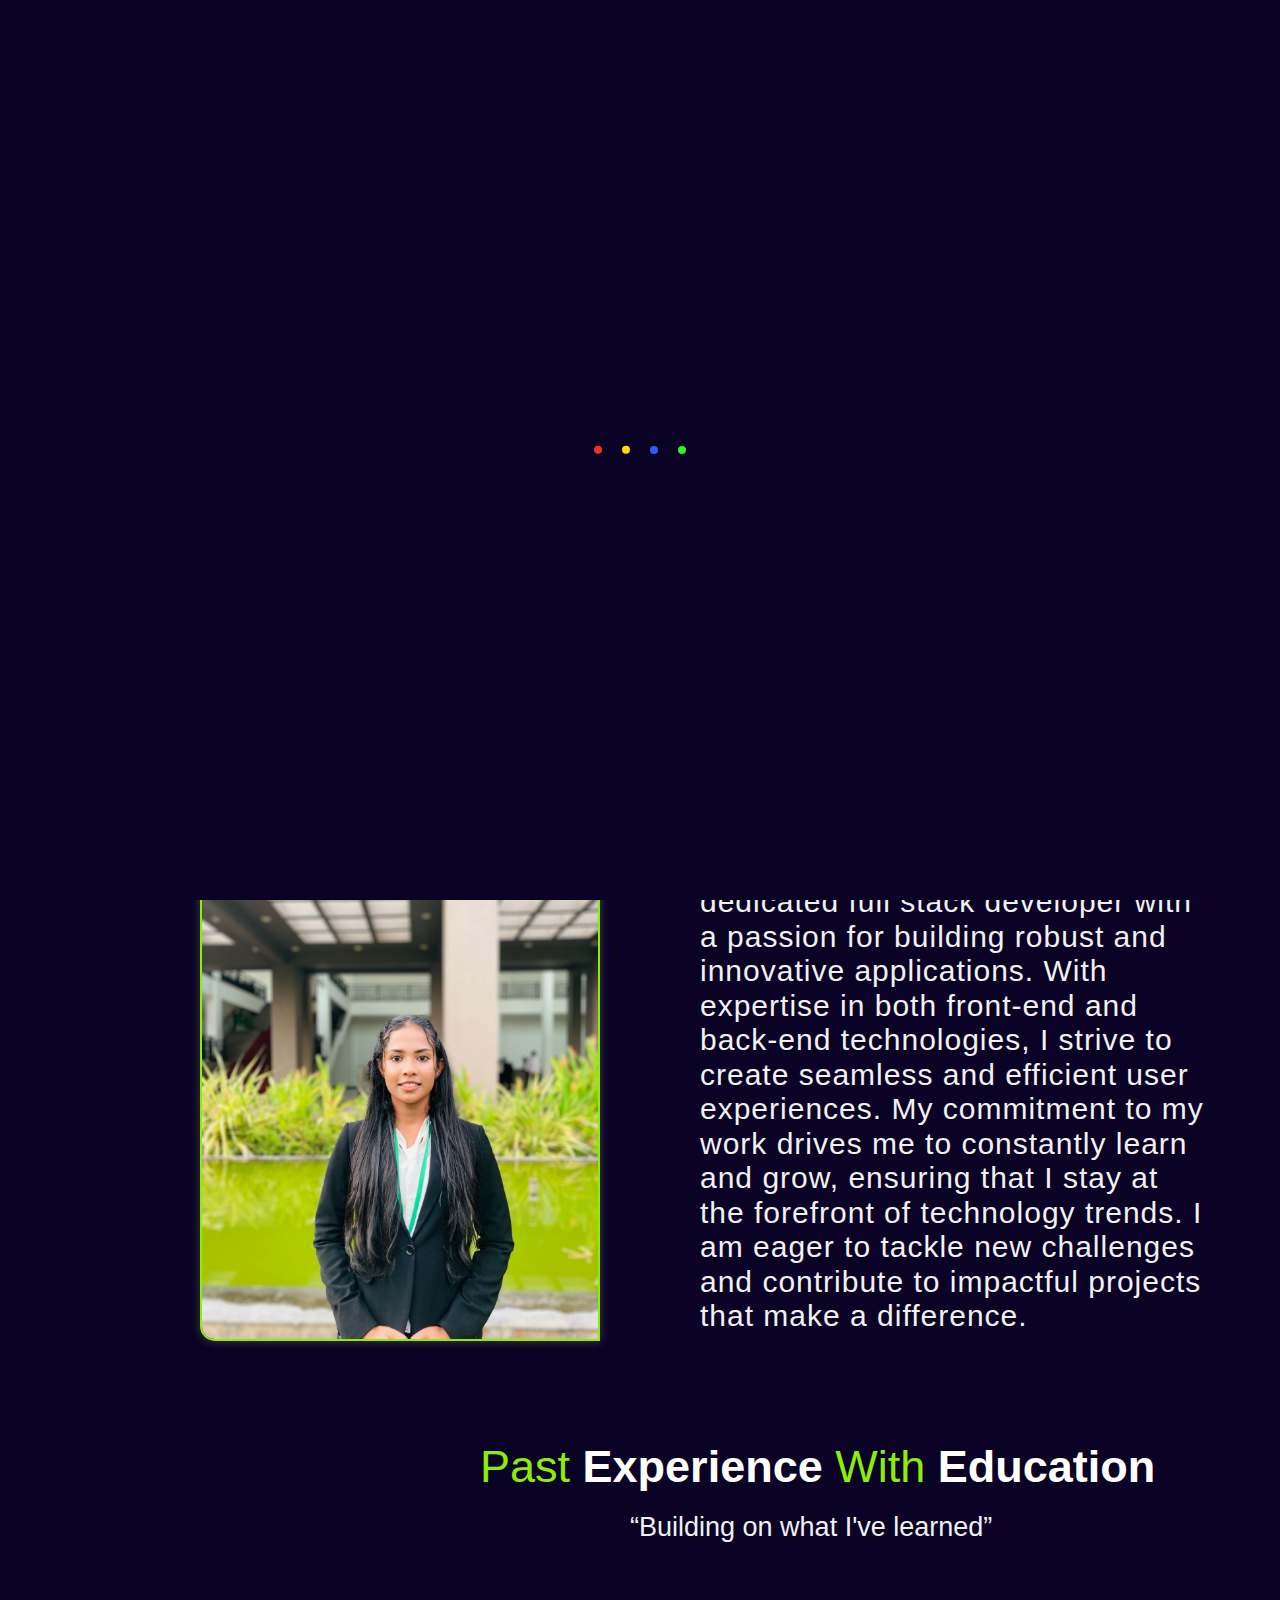
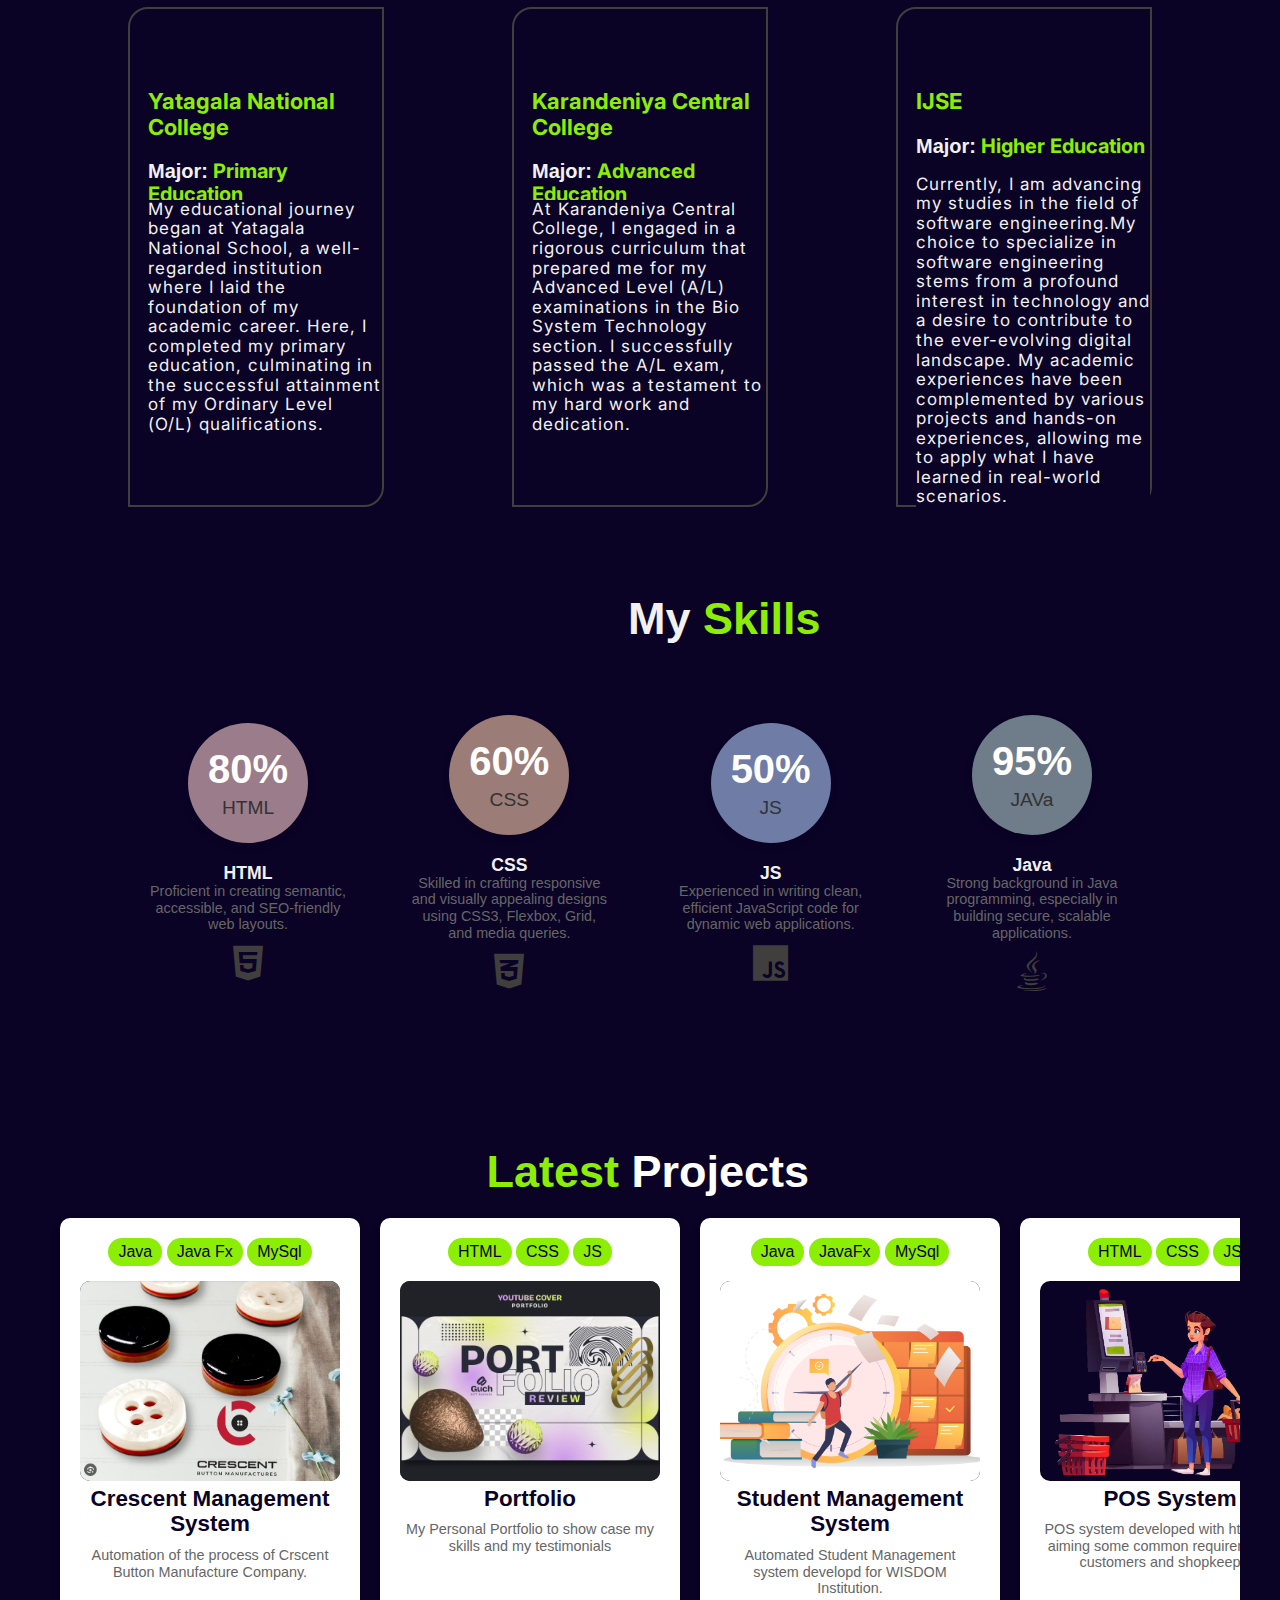
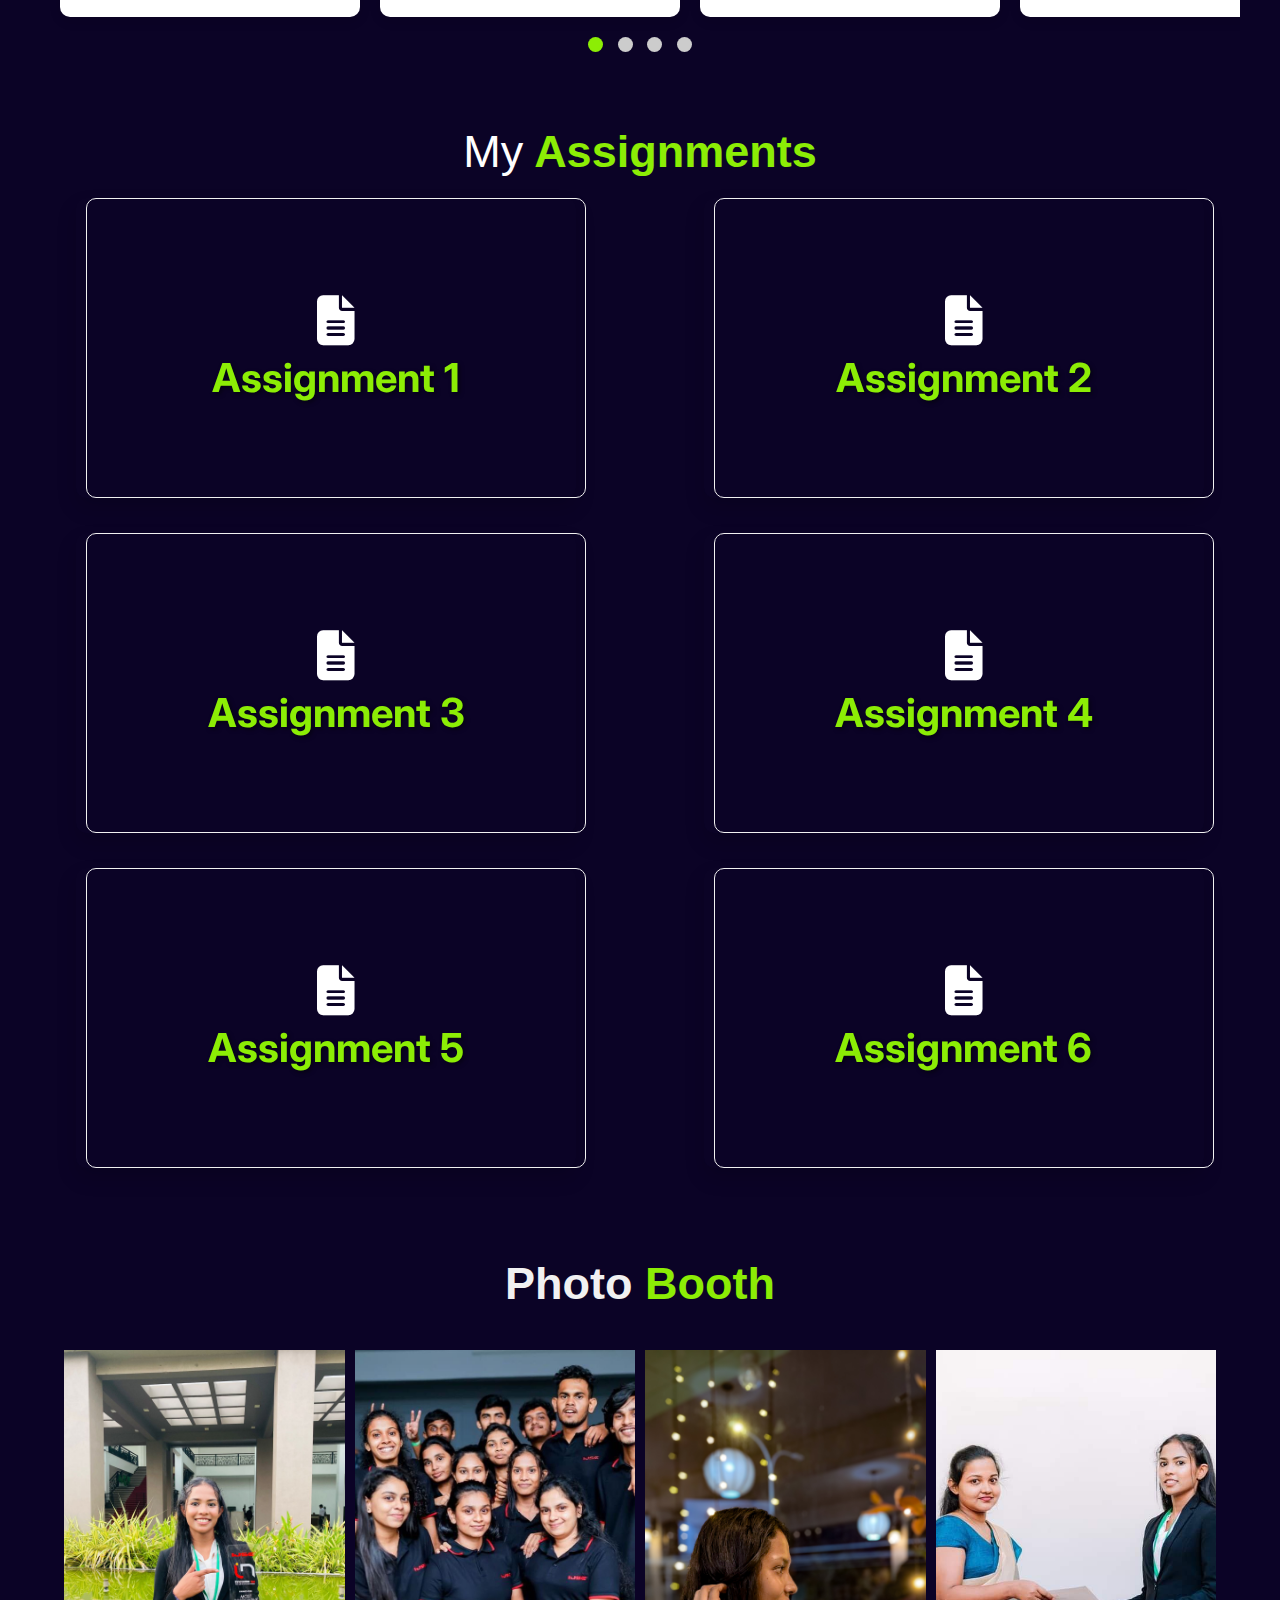
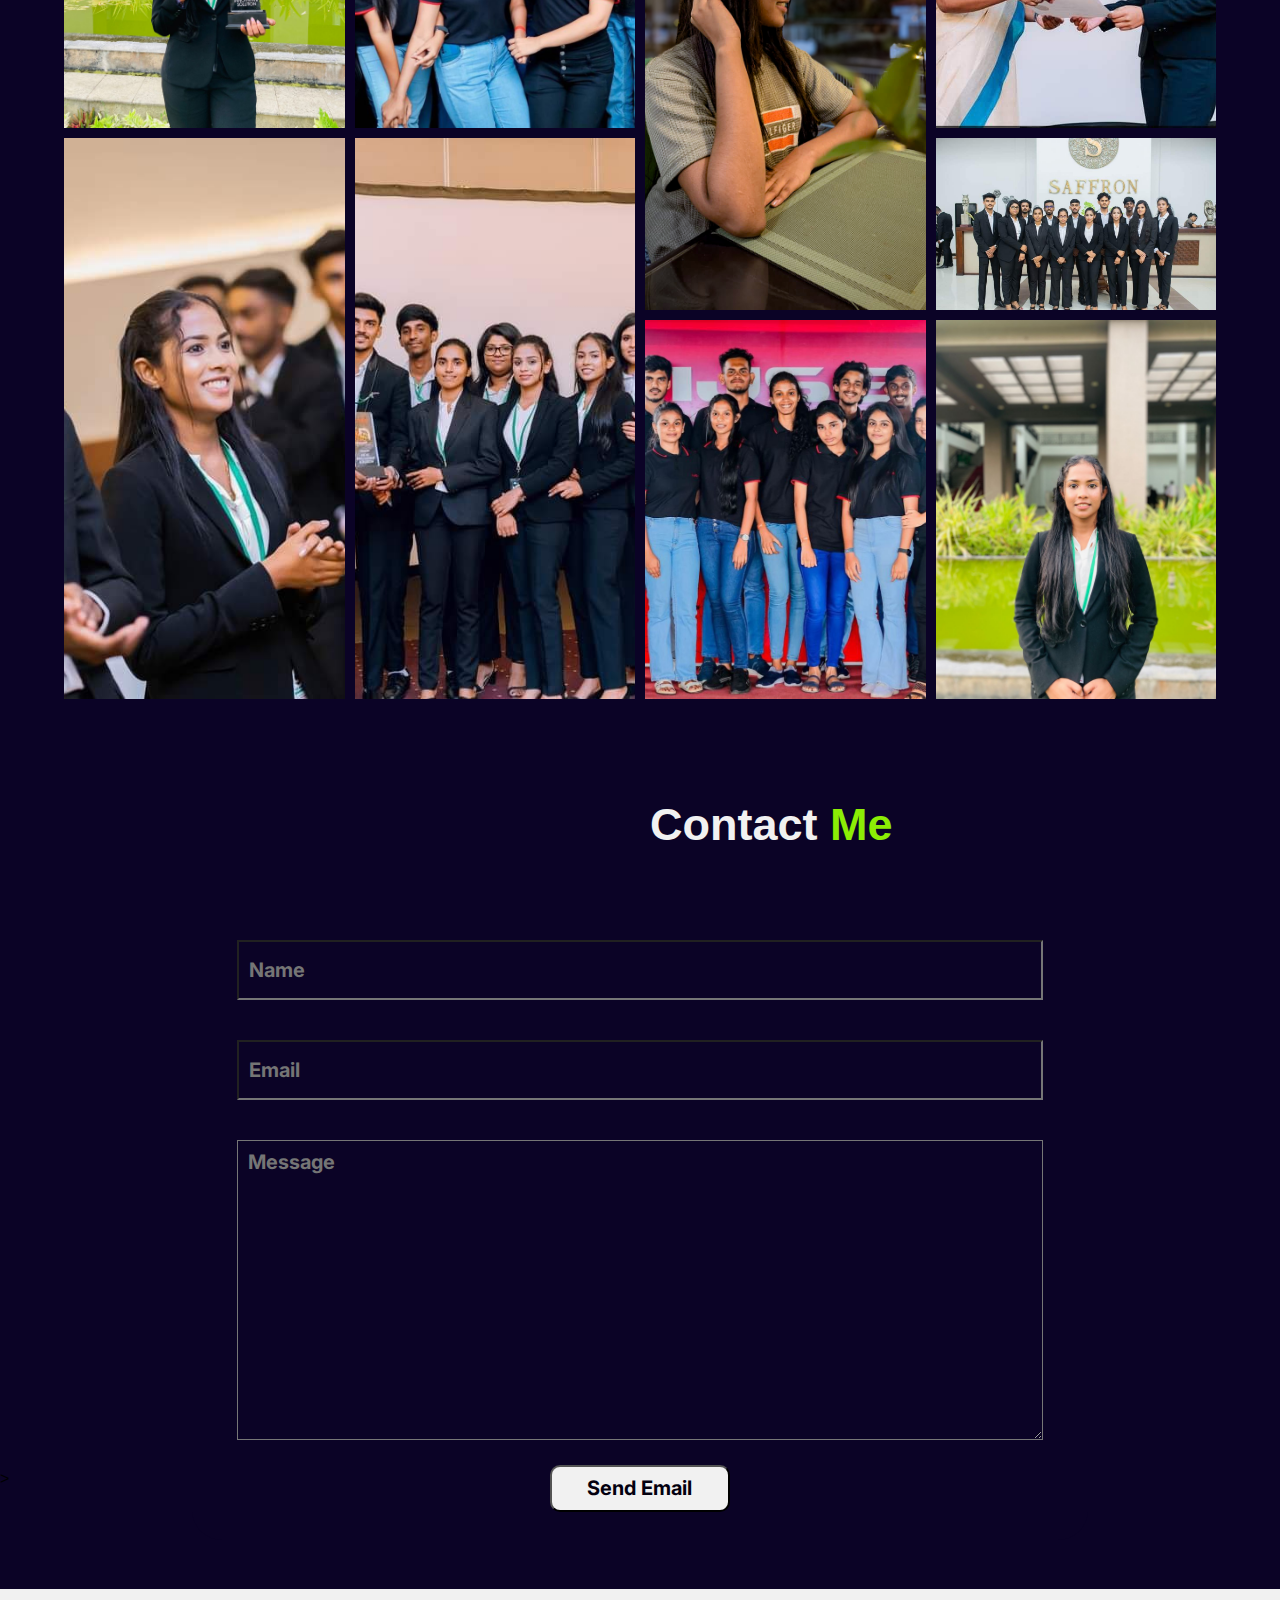
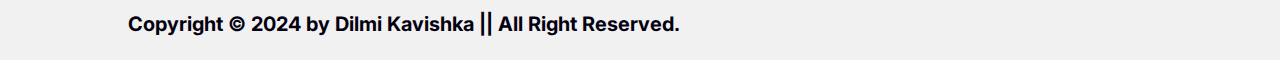
<file: index.html>
<!DOCTYPE html>
<html lang="en">
<head>
    <meta charset="UTF-8">
    <title>Dilmi.me</title>
    <meta name="viewport" content="width=device-width, initial-scale=1.0, maximum-scale=1.0, user-scalable=no">
    <meta name="robots" content="noindex, nofollow">
    <link rel="icon"  sizes="32x32" href="assets/favicon.ico">
    <meta name="theme-color" content="#333">
    <meta name="description" content="Portfolio">
    <meta name="keywords" content="Portfolio, dilmi, developer">
    <meta http-equiv="X-UA-Compatible" content="IE=edge">
    <link rel="stylesheet" href="./css/Style.css">
    <link rel="stylesheet" href="./css/Media.css">
    <link rel="stylesheet" href="./css/Mobile.css">
    <link rel="stylesheet" href="./css/loader.css">
    <link rel="stylesheet" href="./css/normalize.css">
    <link href="https://unpkg.com/aos@2.3.1/dist/aos.css" rel="stylesheet">
    <link href="https://fonts.googleapis.com/css2?family=Inter:wght@400;700&display=swap" rel="stylesheet">
    <link rel="stylesheet" href="https://cdnjs.cloudflare.com/ajax/libs/font-awesome/6.4.2/css/all.min.css">
</head>
<body>

<div id="loader">

    <svg viewBox="0 0 240 240" height="240" width="240" class="pl">
        <circle
                stroke-linecap="round"
                stroke-dashoffset="-330"
                stroke-dasharray="0 660"
                stroke-width="20"
                stroke="#000"
                fill="none"
                r="105"
                cy="120"
                cx="120"
                class="pl__ring pl__ring--a"
        ></circle>
        <circle
                stroke-linecap="round"
                stroke-dashoffset="-110"
                stroke-dasharray="0 220"
                stroke-width="20"
                stroke="#000"
                fill="none"
                r="35"
                cy="120"
                cx="120"
                class="pl__ring pl__ring--b"
        ></circle>
        <circle
                stroke-linecap="round"
                stroke-dasharray="0 440"
                stroke-width="20"
                stroke="#000"
                fill="none"
                r="70"
                cy="120"
                cx="85"
                class="pl__ring pl__ring--c"
        ></circle>
        <circle
                stroke-linecap="round"
                stroke-dasharray="0 440"
                stroke-width="20"
                stroke="#000"
                fill="none"
                r="70"
                cy="120"
                cx="155"
                class="pl__ring pl__ring--d"
        ></circle>
    </svg>

</div>

<div class="content-wrapper" id="content-wrapper">
    <header>
        <i class="fas fa-bars hamburger" id="hamburger"></i>
        <div class="logo"><a href="#"><span>D</span>ilmi</a></div>
        <nav>
            <ul class="navList" id="navList">
                <li><a href="#hero">Home</a></li>
                <li><a href="#about">About me</a></li>
                <li><a href="#education">Education</a></li>
                <li><a href="#skills-section">Skills</a></li>
                <li><a href="#projects">Project</a></li>
                <li><a href="#assignments">Assignment</a></li>
                <li><a href="#gallery">Gallery</a></li>
                <li><a href="#contact">Contact me</a></li>
                <i class='bx bxs-moon' id="icon"></i>
            </ul>
        </nav>

    </header>

    <!--hero section-->
    <section id="hero">
        <div id="middleLineHero"></div>
        <h2 id="HeroStarter">Full Stack <span style="color: #F1F1F1">D</span>eveloper</h2>
        <p id="HeroPara">"Freelance Developer specializing in StandAlone,Web, Mobile, Design."</p>

    </section>

    <!--about section-->
    <section id="about">
        <div id="aboutStarter">
            <h2>About <span id="bold-text">Me</span></h2>
        </div>
        <div id="aboutPicture">
            <img src="assets/image/pic1.jpg" alt="About Picture">
        </div>
        <div id="aboutParagraph">
            <p>It's me,<span style="color: #8CED05"> Dilmi Kavishka</span>, and I am a dedicated
                full stack developer with a passion for building
                robust and innovative applications. With expertise
                in both front-end and back-end technologies, I strive
                to create seamless and efficient user experiences.
                My commitment to my work drives me to constantly
                learn and grow, ensuring that I stay at the forefront
                of technology trends. I am eager to tackle new
                challenges and contribute to impactful projects
                that make a difference.</p>
        </div>
    </section>

    <!--education section-->
    <section id="education">
        <div id="educationStarter">
            <h2>
                <span class="educationTopic" style="color: #8ced05">Past</span>
                <span class="bounce">Experience</span>
                <span class="educationTopic" style="color: #8ced05">With</span>
                <span class="bounce">Education</span>
            </h2>
        </div>
        <div id="educationStarterDown"><h2 style="font-weight: lighter">“Building on what I've learned”</h2></div>


        <div id="containerEdu">
            <div class="EducationContainer">
                <h3 class="uniNameEdu">Yatagala National College</h3>
                <p  class="uniMajorEdu"><span class="uniMajorCat">Major:</span> Primary Education</p>
                <p  class="uniDescEdu">My educational journey began at Yatagala National School, a well-regarded institution where I laid the foundation of my academic career. Here, I completed my primary education, culminating in the successful attainment of my Ordinary Level (O/L) qualifications. </p>

            </div>
            <div class="EducationContainer">
                <h3 class="uniNameEdu">Karandeniya Central College</h3>
                <p  class="uniMajorEdu"><span class="uniMajorCat">Major:</span> Advanced Education</p>
                <p  class="uniDescEdu">At Karandeniya Central College, I engaged in a rigorous curriculum that prepared me for my Advanced Level (A/L) examinations in the Bio System Technology section. I successfully passed the A/L exam, which was a testament to my hard work and dedication.</p>

            </div>
            <div class="EducationContainer">
                <h3 class="uniNameEdu">IJSE</h3>
                <p  class="uniMajorEdu"><span class="uniMajorCat">Major:</span> Higher Education</p>
                <p  class="uniDescEdu">Currently, I am advancing my studies in the field of software engineering.My choice to specialize
                    in software engineering stems from a profound interest in technology and a desire to contribute to the ever-evolving digital landscape.
                    My academic experiences have been complemented by various projects and hands-on experiences, allowing me to apply what I have learned in real-world scenarios. </p>

            </div>
        </div>
    </section>

    <!--skills section-->
    <section id="skills-section">
        <div id="skillsStarter">
            <h2>My <span style="color: #8ced05">Skills</span></h2>
        </div>
        <div class="skills-container">
            <!-- Skill 1 -->
            <div class="skill-item">
                <div class="circle">
                    <span>80%</span>
                    <p>HTML</p>
                </div>
                <div class="skill-content">
                    <h4>HTML</h4>
                    <p>Proficient in creating semantic, accessible, and SEO-friendly web layouts.</p>
                    <i class="fa-brands fa-html5 html"></i>
                </div>
            </div>

            <!-- Skill 2 -->
            <div class="skill-item">
                <div class="circle">
                    <span>60%</span>
                    <p>CSS</p>
                </div>
                <div class="skill-content">
                    <h4>CSS</h4>
                    <p>Skilled in crafting responsive and visually appealing designs using CSS3, Flexbox, Grid, and media queries.</p>

                    <i class="fa-brands fa-css3-alt css"></i>
                </div>
            </div>

            <!-- Skill 3 -->
            <div class="skill-item">
                <div class="circle">
                    <span>50%</span>
                    <p>JS</p>
                </div>
                <div class="skill-content">
                    <h4>JS</h4>
                    <p>Experienced in writing clean, efficient JavaScript code for dynamic web applications.</p>

                    <i class="fa-brands fa-js jvs"></i>
                </div>
            </div>

            <!-- Skill 4 -->
            <div class="skill-item">
                <div class="circle">
                    <span>95%</span>
                    <p>JAVa</p>
                </div>
                <div class="skill-content">
                    <h4>Java</h4>
                    <p>Strong background in Java programming, especially in building secure, scalable applications.</p>
                    <i class="fa-brands fa-java java"></i>
                </div>
            </div>
        </div>
    </section>

    <!--project section-->
    <section id="projects">
        <div id="projectStarter">
            <h2>Latest <span>Projects</span></h2>
        </div>
        <div class="slider-container">
            <div class="slider">
                <div class="project-card">
                    <span class="tech-label">Java</span>
                    <span class="tech-label">Java Fx</span>
                    <span class="tech-label">MySql</span>
                    <img src="assets/image/Screenshot%202024-07-21%20020853.png" alt="Solstice Website" class="project-image">
                    <h3 class="project-title">Crescent Management System</h3>
                    <p class="project-description">Automation of the process of Crscent Button Manufacture Company.</p>
                    <a href="https://github.com/dilmikavishka/Final-project-convert-Layered.git"><i class="fa-solid fa-arrow-up-right-from-square project-link"></i></a>
                </div>
                <div class="project-card">
                    <span class="tech-label">HTML</span>
                    <span class="tech-label">CSS</span>
                    <span class="tech-label">JS</span>
                    <img src="assets/image/138231754_10355327.jpg" alt="Another Project" class="project-image">
                    <h3 class="project-title">Portfolio</h3>
                    <p class="project-description">My Personal Portfolio to show case my skills and my testimonials</p>
                    <a href="https://github.com/dilmikavishka/Portfolio.git"><i class="fa-solid fa-arrow-up-right-from-square project-link"></i></a>
                </div>
                <div class="project-card">
                    <span class="tech-label">Java</span>
                    <span class="tech-label">JavaFx</span>
                    <span class="tech-label">MySql</span>
                    <img src="assets/image/6163220_2538.jpg" alt="Another Project" class="project-image">
                    <h3 class="project-title">Student Management System</h3>
                    <p class="project-description">Automated Student Management system developd for WISDOM Institution.</p>
                    <a href="https://github.com/dilmikavishka/wisdom"><i class="fa-solid fa-arrow-up-right-from-square project-link"></i></a>
                </div>
                <div class="project-card">
                    <span class="tech-label">HTML</span>
                    <span class="tech-label">CSS</span>
                    <span class="tech-label">JS</span>
                    <img src="assets/image/rb_30537.png" alt="Another Project" class="project-image">
                    <h3 class="project-title">POS System</h3>
                    <p class="project-description">POS system developed with html,css,js aiming some common requirements of customers and shopkeepers</p>
                    <a href="https://github.com/dilmikavishka/My-Pos-System.git"><i class="fa-solid fa-arrow-up-right-from-square project-link"></i></a>
                </div>
                <div class="project-card">
                    <span class="tech-label">Java</span>
                    <span class="tech-label">OOP Concepts</span>
                    <img src="assets/image/23179804_6723717.jpg" alt="Another Project" class="project-image">
                    <h3 class="project-title">Connect 4</h3>
                    <p class="project-description">Interactive game developed using based on Min Max algorithm that widly used in board games.</p>
                    <a href="https://github.com/dilmikavishka/connect-four-game-assignment.git"><i class="fa-solid fa-arrow-up-right-from-square project-link"></i></a>
                </div>

            </div>

            <!-- Dots for navigation -->
            <div class="dots-container">
                <span class="dot" data-index="0"></span>
                <span class="dot" data-index="1"></span>
                <span class="dot" data-index="2"></span>
                <span class="dot" data-index="3"></span>
            </div>
        </div>
    </section>

    <!--assignment section-->
    <section id="assignments">
        <div id="assignmentStarter">
            <h2><span style="font-weight: normal">My</span> <span style="color: #8ced05">Assignments</span></h2>
        </div>

        <div class="assignments-container">
            <div class="assignment-card">
                <div class="card-inner">
                    <div class="card-front">
                        <i class="fa fa-file-alt icon-assignment"></i>
                        <h3 class="Title-Assignment">Assignment 1</h3>
                    </div>
                    <div class="card-back">
                        <p class="Description-Assignment">Designing part of this portfolio website. Create the requirement Document, Site map, Wireframe and Mockup of this website.</p>
                        <a href="https://github.com/dilmikavishka/Assignment-01/blob/main/README.md" class="link-Assignment" target="_blank">View On Glucon</a>
                        <i class="fas fa-eye icon-back"></i>
                    </div>
                </div>
            </div>
            <div class="assignment-card">
                <div class="card-inner">
                    <div class="card-front">
                        <i class="fa fa-file-alt icon-assignment"></i>
                        <h3 class="Title-Assignment">Assignment 2</h3>
                    </div>
                    <div class="card-back">
                        <p class="Description-Assignment"> Build the structure of this portfolio website using HTML.
                        </p>
                        <a href="https://github.com/dilmikavishka/My-Portfolio-Structure.git" class="link-Assignment" target="_blank">View On Github</a>
                        <i class="fas fa-eye icon-back"></i>
                    </div>
                </div>
            </div>
            <div class="assignment-card">
                <div class="card-inner">
                    <div class="card-front">
                        <i class="fa fa-file-alt icon-assignment"></i>
                        <h3 class="Title-Assignment">Assignment 3</h3>
                    </div>
                    <div class="card-back">
                        <p class="Description-Assignment">The assignment that based on css styling and positioning. There are 6 cases in this assignment.</p>
                        <a href="assignments/assignment_03_cases.html" class="link-Assignment" target="_blank">View Cases</a>
                        <i class="fas fa-eye icon-back"></i>
                    </div>
                </div>
            </div>
            <div class="assignment-card">
                <div class="card-inner">
                    <div class="card-front">
                        <i class="fa fa-file-alt icon-assignment"></i>
                        <h3 class="Title-Assignment">Assignment 4</h3>
                    </div>
                    <div class="card-back">

                        <p class="Description-Assignment">The assignment that based on css animation. There are 6 cases in this assignment.</p>
                        <a href="assignments/assignment_04_cases.html" class="link-Assignment" target="_blank">View Cases</a>
                        <i class="fas fa-eye icon-back"></i>
                    </div>
                </div>
            </div>
            <div class="assignment-card">
                <div class="card-inner">
                    <div class="card-front">
                        <i class="fa fa-file-alt icon-assignment"></i>
                        <h3 class="Title-Assignment">Assignment 5</h3>
                    </div>
                    <div class="card-back">
                        <p class="Description-Assignment">Styles this portfolio website using CSS.</p>
                        <a href="https://github.com/dilmikavishka/Portfolio.git" class="link-Assignment" target="_blank">View On Github</a>
                        <i class="fas fa-eye icon-back"></i>
                    </div>
                </div>
            </div>
            <div class="assignment-card">
                <div class="card-inner">
                    <div class="card-front">
                        <i class="fa fa-file-alt icon-assignment"></i>
                        <h3 class="Title-Assignment">Assignment 6</h3>
                    </div>
                    <div class="card-back">
                        <p class="Description-Assignment">This POS solution combines user-friendly interfaces with powerful backend capabilities, providing a seamless and efficient sales process.</p>
                        <a href="https://github.com/dilmikavishka/My-Pos-System.git" class="link-Assignment" target="_blank">View On Github</a>
                        <i class="fas fa-eye icon-back"></i>
                    </div>
                </div>
            </div>


        </div>
    </section>

    <!--gallery section-->
    <section id="gallery">
        <div id="galleryStarter">
            <h2><span style="color: #F1F1F1">Photo</span> Booth</h2>
        </div>

        <div class="gallery-grid">
            <div class="gallery-item">
                <img src="assets/image/pic2.jpg" alt="Gallery Image 1">
            </div>
            <div class="gallery-item wide">
                <img src="assets/image/gr2.jpg" alt="Gallery Image 2">
            </div>
            <div class="gallery-item tall">
                <img src="assets/image/WhatsApp%20Image%202024-07-19%20at%2010.55%20copy.jpg" alt="Gallery Image 3">
            </div>
            <div class="gallery-item">
                <img src="assets/image/4.jpg" alt="Gallery Image 4">
            </div>
            <div class="gallery-item tall">
                <img src="assets/image/gr5.jpg" alt="Gallery Image 3">
            </div>
            <div class="gallery-item tall">
                <img src="assets/image/gr3.jpg" alt="Gallery Image 6">
            </div>
            <div class="gallery-item wide">
                <img src="assets/image/5.jpg" alt="Gallery Image 5">
            </div>
            <div class="gallery-item">
                <img src="assets/image/gr1.jpg" alt="Gallery Image 7">
            </div>
            <div class="gallery-item wide">
                <img src="assets/image/pic1.jpg" alt="Gallery Image 8">
            </div>
        </div>
    </section>

    <!--contact me-->
    <section id="contact">
        <div id="contactMeStarter">
            <h2>Contact <span style="color: #8ced05">Me</span></h2>
        </div>
        <div id="contactMeForm">
            <form action="">
                <input type="text" id="name-Contactme" name="name" placeholder="Name" required>
                <input type="email" id="email-Contactme" name="email" placeholder="Email" required>
                <textarea id="message" name="message" placeholder="Message" required></textarea>
                <button type="submit" id="contact-submit">Send Email</button>
            </form>
        </div>
    </section>

    <!--footer-->>
    <footer>
        <p>Copyright &copy; 2024 by Dilmi Kavishka || All Right Reserved.</p>
    </footer>

</div>
<script src="lib/jquery.min.js"></script>
<script>
    document.getElementById('hamburger').addEventListener('click', function() {
        document.getElementById('navList').classList.toggle('active');
    });


    const galleryItems = document.querySelectorAll('.gallery-item img');
    const lightbox = document.getElementById('lightbox');
    const lightboxImg = document.getElementById('lightbox-img');
    const closeBtn = document.querySelector('.close');

    galleryItems.forEach(item => {
        item.addEventListener('click', () => {
            lightbox.style.display = 'flex';
            lightboxImg.src = item.src;
        });
    });

    window.addEventListener("load", () => {
        setTimeout(() => {
            $("#loader").fadeOut("slow", function() {
                $("#content-wrapper").fadeIn("slow");
            });
        }, 1700);
    });

    window.onload = () => {
        console.log("B");
    };

    document.addEventListener("DOMContentLoaded", () => {
        console.log("A");
    });

</script>
<script type="module" src="lib/slider.js"></script>
<script src="https://unpkg.com/aos@2.3.1/dist/aos.js"></script>
</body>
</html>
</file>
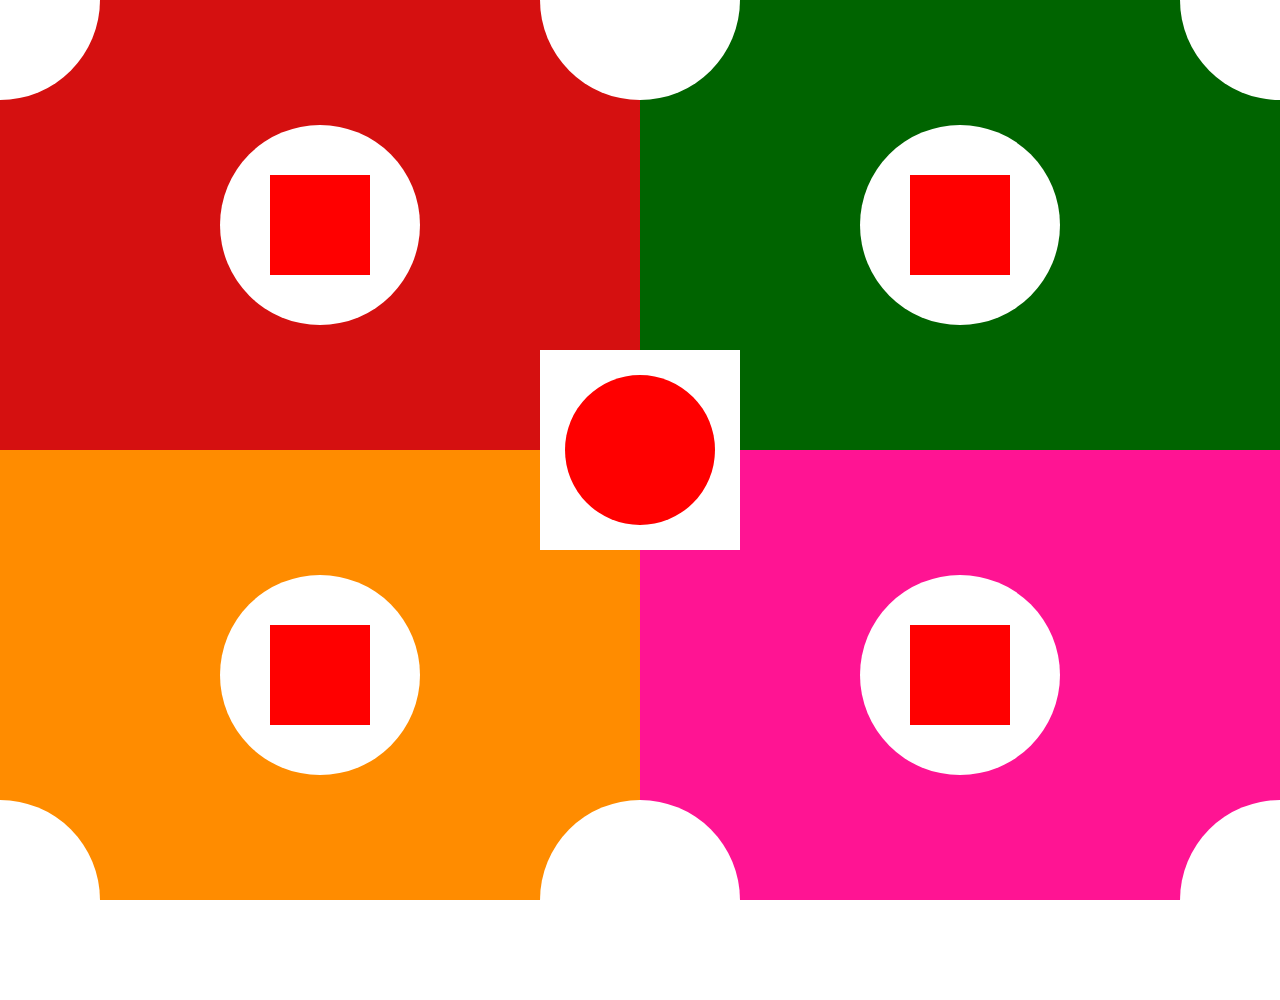
<file: work/Assignment-3/index.html>
<!DOCTYPE html>
<html lang="en">
<head>
    <meta charset="UTF-8">
    <title>Title</title>
    <link rel="stylesheet" href="assets/style/normalize.css">

    <style>

        body{
            /*overflow-x: hidden;
            overflow-y: hidden;*/
            overflow: hidden;

        }

        body>section{
            width: 50%;
            height: 50%;
            position: absolute;
        }

        body>section:nth-child(1){
            background-color: #d51010;
            left: 0px;
            top: 0px;
        }

        body>section:nth-child(2){
            background-color: darkgreen;
            right: 0px;
            top: 0px;
        }

        body>section:nth-child(3){
            background-color: darkorange;
            left: 0px;
            bottom: 0px;
        }

        body>section:nth-child(4){
            background-color: deeppink;
            right: 0px;
            bottom: 0px;
        }

        section:nth-child(1)>div:nth-child(1){
            background: white;
            width: 200px;
            height: 200px;
            position: absolute;
            right: 0;
            left: 0;
            top: 0;
            bottom: 0;
            margin: auto;
            border-radius: 100%;
        }
        section:nth-child(2)>div:nth-child(1){
            background: white;
            width: 200px;
            height: 200px;
            position: absolute;
            right: 0;
            left: 0;
            top: 0;
            bottom: 0;
            margin: auto;
            border-radius: 100%;
        }
        section:nth-child(3)>div:nth-child(1){
            background: white;
            width: 200px;
            height: 200px;
            position: absolute;
            right: 0;
            left: 0;
            top: 0;
            bottom: 0;
            margin: auto;
            border-radius: 100%;
        }
        section:nth-child(4)>div:nth-child(1){
            background: white;
            width: 200px;
            height: 200px;
            position: absolute;
            right: 0;
            left: 0;
            top: 0;
            bottom: 0;
            margin: auto;
            border-radius: 100%;
        }

        section:nth-child(1)>div:nth-child(2){
            background: red;
            width: 100px;
            height: 100px;
            position: absolute;
            right: 0;
            left: 0;
            top: 0;
            bottom: 0;
            margin: auto;
        }
        section:nth-child(2)>div:nth-child(2){
            background: red;
            width: 100px;
            height: 100px;
            position: absolute;
            right: 0;
            left: 0;
            top: 0;
            bottom: 0;
            margin: auto;
        }
        section:nth-child(3)>div:nth-child(2){
            background: red;
            width: 100px;
            height: 100px;
            position: absolute;
            right: 0;
            left: 0;
            top: 0;
            bottom: 0;
            margin: auto;
        }
        section:nth-child(4)>div:nth-child(2){
            background: red;
            width: 100px;
            height: 100px;
            position: absolute;
            right: 0;
            left: 0;
            top: 0;
            bottom: 0;
            margin: auto;
        }
        section:nth-child(5){
            background-color: white;
            width: 200px;
            height: 200px;
            position: absolute;
            right: 0;
            left: 0;
            top: 0;
            bottom: 0;
            margin: auto;
        }
        section:nth-child(5)>div{
            background-color: red;
            width: 150px;
            height: 150px;
            position: absolute;
            right: 0;
            left: 0;
            top: 0;
            bottom: 0;
            margin: auto;
            border-radius: 100%;
        }
        section:nth-child(1)>div:nth-child(3){
            background-color: white;
            width: 200px;
            height: 200px;
            position: absolute;
            left: -100px;
            top: -100px;
            margin: auto;
            border-radius: 100%;
        }
        section:nth-child(2)>div:nth-child(3){
            background-color: white;
            width: 200px;
            height: 200px;
            position: absolute;
            right: -100px;
            top: -100px;
            margin: auto;
            border-radius: 100%;
        }
        section:nth-child(3)>div:nth-child(3){
            background-color: white;
            width: 200px;
            height: 200px;
            position: absolute;
            left: -100px;
            bottom: -100px;
            margin: auto;
            border-radius: 100%;
        }
        section:nth-child(4)>div:nth-child(3){
            background-color: white;
            width: 200px;
            height: 200px;
            position: absolute;
            right: -100px;
            bottom: -100px;
            margin: auto;
            border-radius: 100%;
        }
        section:nth-child(6){
            background-color: white;
            width: 200px;
            height: 200px;
            position: absolute;
            right: 0;
            top: -100px;
            left: 0;
            margin: auto;
            border-radius: 100%;
        }
        section:nth-child(7){
            background-color: white;
            width: 200px;
            height: 200px;
            position: absolute;
            right: 0;
            bottom: -100px;
            left: 0;
            margin: auto;
            border-radius: 100%;
        }

    </style>

</head>
<body>

<section>
    <div></div>
    <div></div>
    <div></div>
</section>

<section>
    <div></div>
    <div></div>
    <div></div>
</section>

<section>
    <div></div>
    <div></div>
    <div></div>
</section>

<section>
    <div></div>
    <div></div>
    <div></div>
</section>

<section>
    <div></div>
</section>

<section></section>
<section></section>

</body>
</html>
</file>
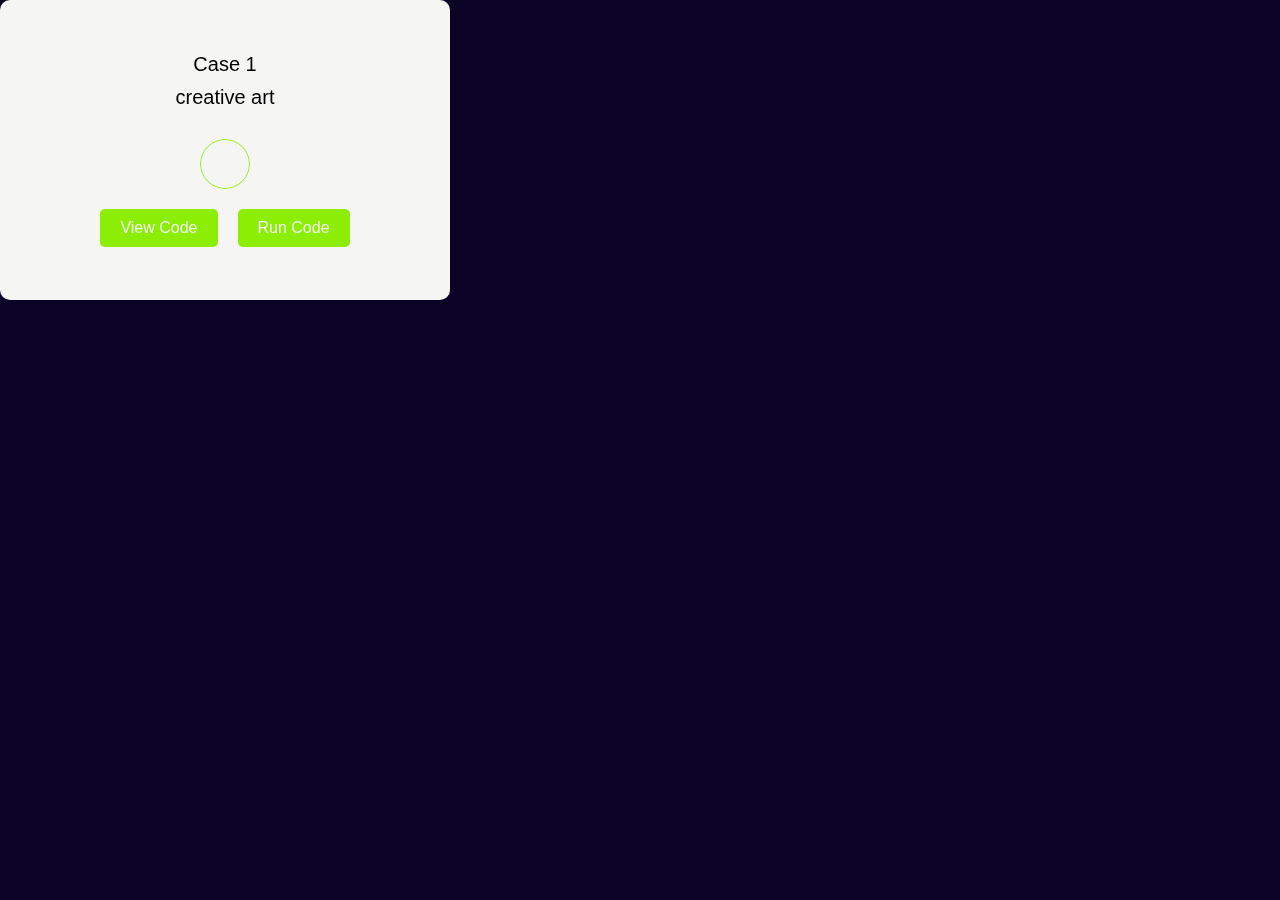
<file: work.html>
<!DOCTYPE html>
<html lang="en">
<head>
    <meta charset="UTF-8">
    <title>Title</title>
    <style>
        *{
            margin: 0;
            padding: 0;
            box-sizing: border-box;
            font-family: 'poppins',sans-serif;
            scroll-behavior: smooth;
            list-style-type: none;
            text-decoration: none;
        }

        :root{
            --text-color: #000000;
            --hover-color: #8CED05;
            --bg-color:#F5F5F4;
            --second-bg-color:#0b0326;
            --big-font:2.5rem;
            --normal-font: 2rem;
            --neon-box-shadow: 0 0 .5rem #F5F5F4;
            --h2-font: 3rem;

        }


        body{
            background-color: var(--second-bg-color);
            color: var(--text-color);
        }

        section{
            padding: 100px 10%;
        }

        .assignment3-cases{
            position: relative;
            top: 70%;
            width: 100%;
            display: flex;
            justify-content: space-around;
            align-items: center;
            flex-wrap: wrap;
            background: var(--second-bg-color);
        }

        .main-text{
            width: 100%;
            text-align: center;
            margin-bottom: 2rem;
            color: var(--hover-color);
        }

        .main-text h2{
            font-weight: 700;
            font-size: var(--h2-font);
        }

        .main-text span{
            color: var(--text-color);
            font-size: 1rem;
            font-weight: 200;
            letter-spacing: 2px;
            text-transform: uppercase;
        }

        .assignment-card {
            width: 450px;
            height: 300px;
            perspective: 1000px;
            margin-bottom: 30px;
        }

        .card-inner {
            width: 100%;
            height: 100%;
            position: relative;
            transform-style: preserve-3d;
            transition: transform 0.999s;
        }

        .assignment-card:hover .card-inner {
            transform: rotateY(180deg);
        }

        .card-front, .card-back {
            position: absolute;
            width: 100%;
            height: 100%;
            backface-visibility: hidden;
        }

        .card-front {
            background-color: var(--bg-color);
            color: var(--text-color);
            display: flex;
            align-items: center;
            border: 10px solid var(--bg-color);
            border-radius: 10px;
            justify-content: center;
            font-size: 24px;
            transform: rotateY(0deg);
        }

        .card-back {
            background-color: var(--bg-color);
            color: var(--text-color);
            display: flex;
            flex-direction: column;
            align-items: center;
            border: 10px solid var(--bg-color);
            border-radius: 10px;
            justify-content: center;
            font-size: 20px;
            transform: rotateY(180deg);
            text-align: center;
        }

        .card-back span{
            margin-bottom: 10px;
        }

        .card-back p{
            margin-bottom: 30px;
        }

        .case-btn a{
            background: var(--bg-color);
            border-radius: 50%;
            display: inline-flex;
            justify-content: center;
            align-items: center;
            width: 50px;
            height: 50px;
            border: 1px solid var(--hover-color);
            outline: 2px solid var(--bg-color);
        }

        .case-btn a i{
            font-size: 1.3rem;
            color: var(--text-color);
        }

        footer{
            margin-top: 100px;
            background: #F1F1F1;
            padding: 1.5rem 10%;
            display: flex;
            align-items: center;
            justify-content: space-between;
        }

        footer p{
            font-family: "Inter", sans-serif;
            font-weight: bold;
            font-size: 20px;
            background-color: transparent;
            color: #03000F;
        }

        footer a{
            display: inline-flex;
            justify-content: center;
            padding: .6rem;
            border-radius: 5px;
        }

        .code-buttons {
            display: flex;
            justify-content: center;
            margin-top: 20px;
        }

        .code-buttons button {
            background-color: var(--hover-color);
            color: var(--bg-color);
            border: none;
            border-radius: 5px;
            padding: 10px 20px;
            font-size: 1rem;
            margin: 0 10px;
            cursor: pointer;
            transition: background-color 0.3s;
        }

        .code-buttons button:hover {
            background-color: #7CDB04;
        }

    </style>
</head>
<body>

<div class="assignment-card">
    <div class="card-inner">
        <div class="card-front">
            <h3>Case 1</h3>
        </div>
        <div class="card-back">
            <span>Case 1</span>
            <p>creative art</p>
            <div class="case-btn">
                <a href="../work/Assignment-3/index.html"><i class='bx bx-link-external'></i></a>
            </div>
            <!-- New buttons for View Code and Run Code -->
            <div class="code-buttons">
                <a href="https://github.com/dilmikavishka/Assignment03.git"><button class="view-code">View Code</button></a>
                <a href="../work/Assignment-3/index.html"> <button class="run-code" >Run Code</button></a>
            </div>
        </div>
    </div>
</div>
</body>
</html>
</file>
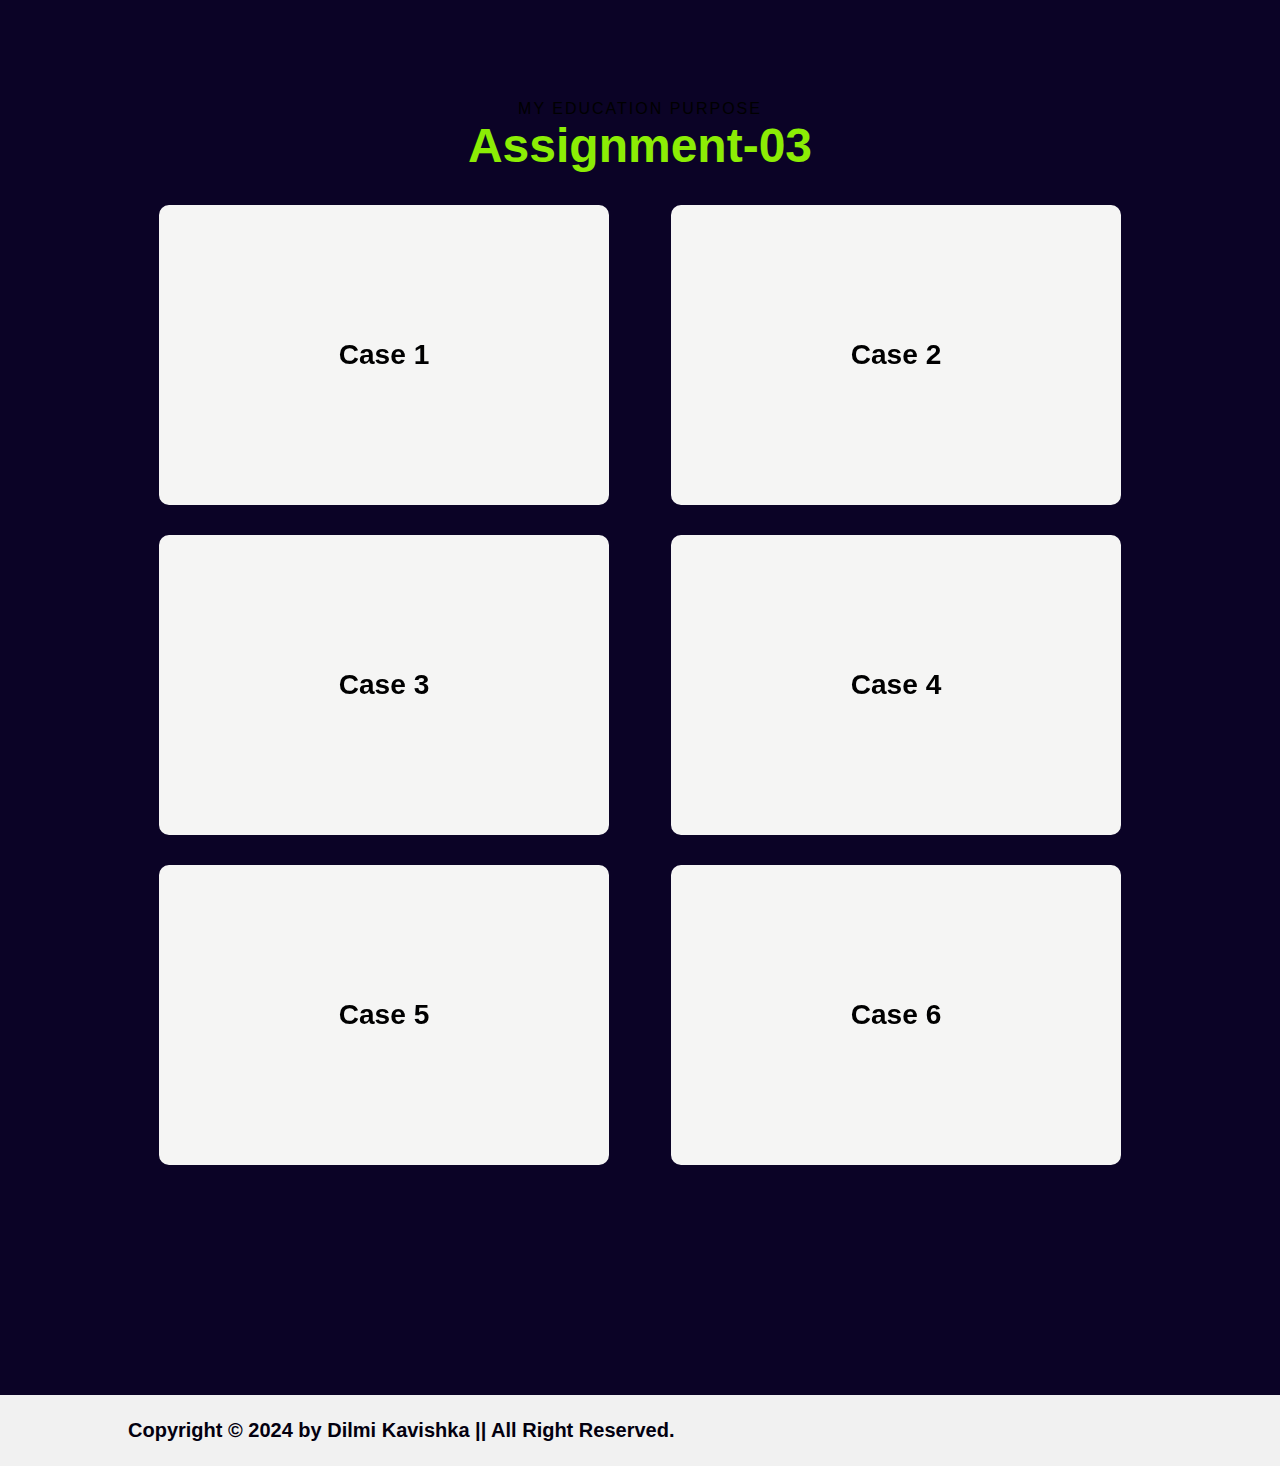
<file: assignments/assignment_03_cases.html>
<!DOCTYPE html>
<html lang="en">
<head>
    <meta charset="UTF-8">
    <title>Assignment 03 Cases</title>
    <link rel="stylesheet" href="../css/assignment_03_cases_style.css">
    <link href='https://unpkg.com/boxicons@2.1.4/css/boxicons.min.css' rel='stylesheet'>
</head>
<body>

<section class="assignment3-cases" id="assignment3-cases">
    <div class="main-text">
        <span>My education purpose</span>
        <h2>Assignment-03</h2>
    </div>

    <div class="assignment-card">
        <div class="card-inner">
            <div class="card-front">
                <h3>Case 1</h3>
            </div>
            <div class="card-back">
                <span>Case 1</span>
                <p>creative art</p>
                <div class="case-btn">
                    <a href="../work/Assignment-3/index.html"><i class='bx bx-link-external'></i></a>
                </div>
                <!-- New buttons for View Code and Run Code -->
                <div class="code-buttons">
                    <a href="https://github.com/dilmikavishka/Assignment03.git"><button class="view-code">View Code</button></a>
                   <a href="../work/Assignment-3/index.html"> <button class="run-code" >Run Code</button></a>
                </div>
            </div>
        </div>
    </div>

    <div class="assignment-card">
        <div class="card-inner">
            <div class="card-front">
                <h3>Case 2</h3>
            </div>
            <div class="card-back">
                <span>Case 2</span>
                <p>sample web page</p>
                <div class="case-btn">
                    <a href="../work/Assignment-3/case2.html"><i class='bx bx-link-external'></i></a>
                </div>
                <div class="code-buttons">
                    <a href="https://github.com/dilmikavishka/Assignment03.git"><button class="view-code">View Code</button></a>
                   <a href="../work/Assignment-3/case2.html"> <button class="run-code">Run Code</button></a>
                </div>
            </div>
        </div>
    </div>

    <div class="assignment-card">
        <div class="card-inner">
            <div class="card-front">
                <h3>Case 3</h3>
            </div>
            <div class="card-back">
                <span>Case 3</span>
                <p>fixed position</p>
                <div class="case-btn">
                    <a href="../work/Assignment-3/case3.html"><i class='bx bx-link-external'></i></a>
                </div>
                <div class="code-buttons">
                    <a href="https://github.com/dilmikavishka/Assignment03.git"><button class="view-code">View Code</button></a>
                   <a href="../work/Assignment-3/case3.html"><button class="run-code">Run Code</button></a>
                </div>
            </div>
        </div>
    </div>

    <div class="assignment-card">
        <div class="card-inner">
            <div class="card-front">
                <h3>Case 4</h3>
            </div>
            <div class="card-back">
                <span>Assignment 4</span>
                <p>sticky position</p>
                <div class="case-btn">
                    <a href="../work/Assignment-3/case4.html"><i class='bx bx-link-external'></i></a>
                </div>
                <div class="code-buttons">
                    <a href="https://github.com/dilmikavishka/Assignment03.git"><button class="view-code">View Code</button></a>
                   <a href="../work/Assignment-3/case4.html"> <button class="run-code">Run Code</button></a>
                </div>
            </div>
        </div>
    </div>

    <div class="assignment-card">
        <div class="card-inner">
            <div class="card-front">
                <h3>Case 5</h3>
            </div>
            <div class="card-back">
                <span>Case 5</span>
                <p>grid layout I</p>
                <div class="case-btn">
                    <a href="../work/Assignment-3/case5.html"><i class='bx bx-link-external'></i></a>
                </div>
                <div class="code-buttons">
                    <a href="https://github.com/dilmikavishka/Assignment03.git"><button class="view-code">View Code</button></a>
                   <a href="../work/Assignment-3/case5.html"> <button class="run-code">Run Code</button></a>
                </div>
            </div>
        </div>
    </div>

    <div class="assignment-card">
        <div class="card-inner">
            <div class="card-front">
                <h3>Case 6</h3>
            </div>
            <div class="card-back">
                <span>Case 6</span>
                <p>grid layout II</p>
                <div class="case-btn">
                    <a href="../work/Assignment-3/case6.html"><i class='bx bx-link-external'></i></a>
                </div>
                <div class="code-buttons">
                    <a href="https://github.com/dilmikavishka/Assignment03.git"><button class="view-code">View Code</button></a>
                    <a href="../work/Assignment-3/case6.html"><button class="run-code">Run Code</button></a>
                </div>
            </div>
        </div>
    </div>
</section>

<footer>
    <p>Copyright &copy; 2024 by Dilmi Kavishka || All Right Reserved.</p>
</footer>


</body>
</html>
</file>
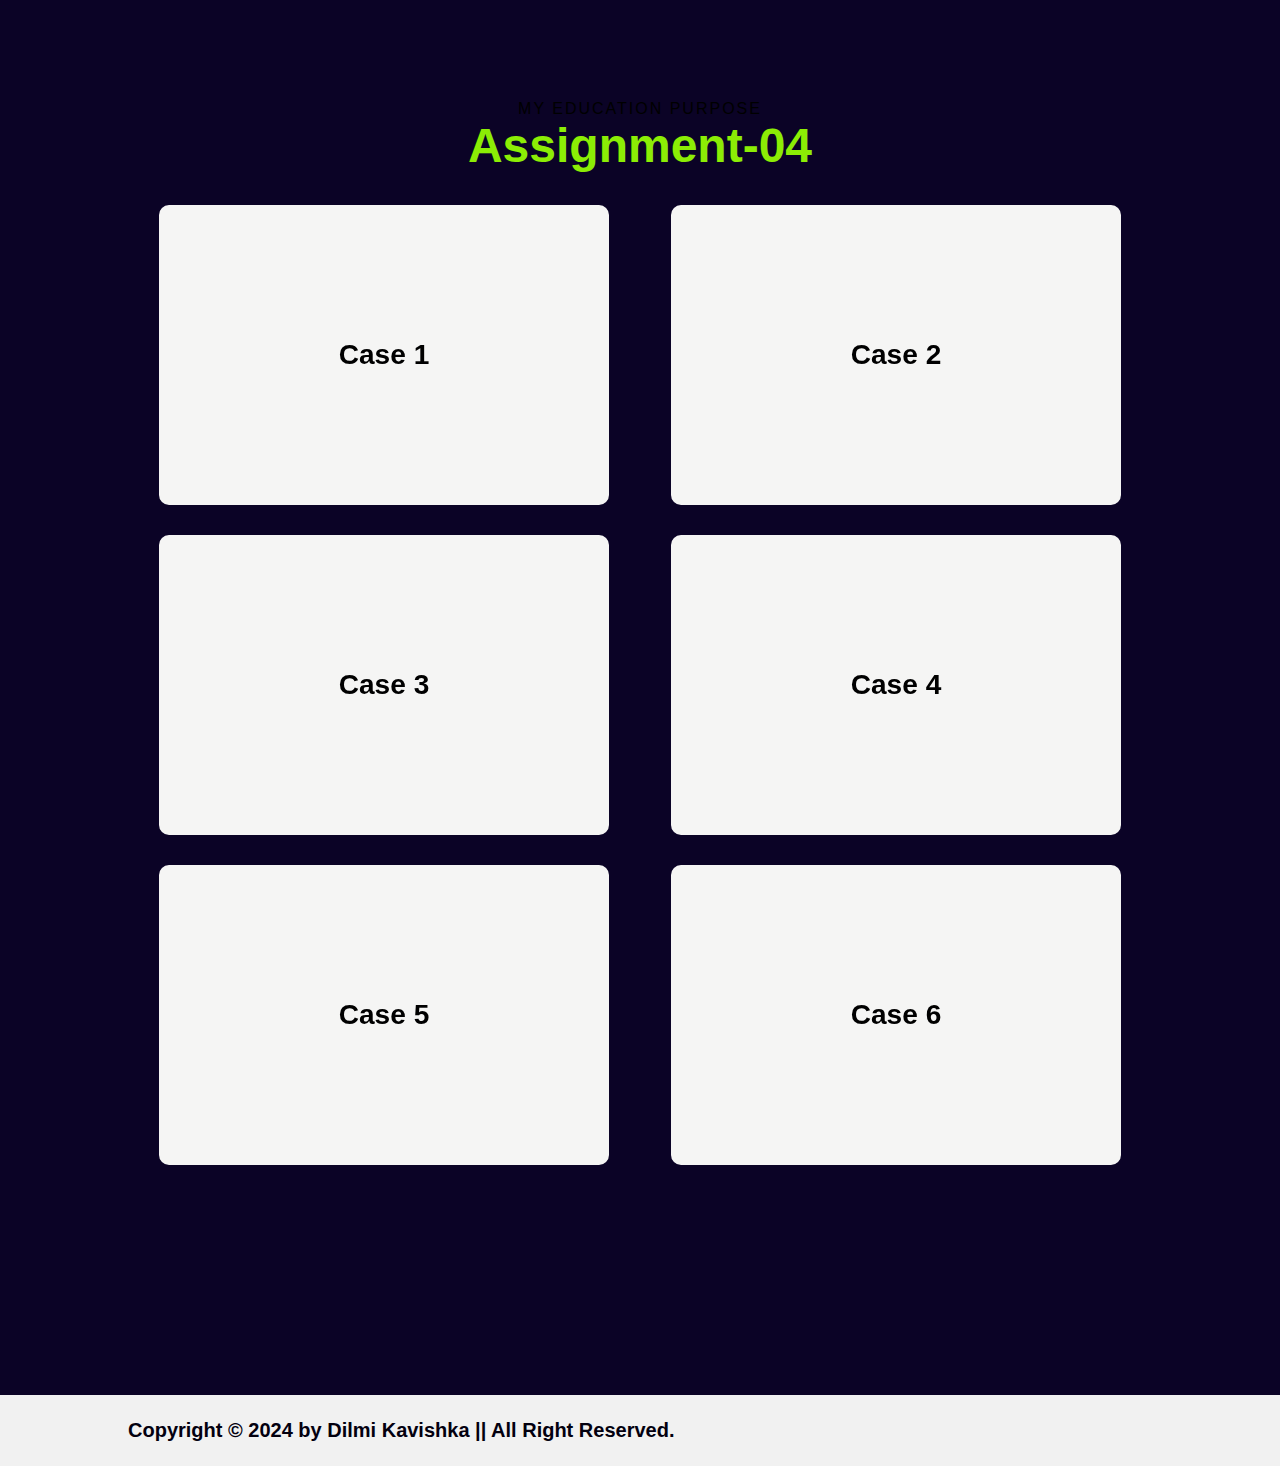
<file: assignments/assignment_04_cases.html>
<!DOCTYPE html>
<html lang="en">
<head>
    <meta charset="UTF-8">
    <title>Assignment-04 Cases</title>
  <link href='https://unpkg.com/boxicons@2.1.4/css/boxicons.min.css' rel='stylesheet'>
  <link rel="stylesheet" href="../css/assignmnet_04_cases_style.css">
</head>
<body>

<section class="assignment4-cases" id="assignment4-cases">
  <div class="main-text">
    <span>My education purpose</span>
    <h2>Assignment-04</h2>
  </div>

  <div class="assignment-card">
    <div class="card-inner">
      <div class="card-front">
        <h3>Case 1</h3>
      </div>
      <div class="card-back">
        <span>Case 1</span>
        <p>dashboard navigation</p>
        <div class="case-btn">
          <a href="../work/Assignment-04/case1.html"><i class='bx bx-link-external'></i></a>
        </div>
        <div class="code-buttons">
          <a href="https://github.com/dilmikavishka/assignment-04.git"><button class="view-code">View Code</button></a>
          <a href="../work/Assignment-04/case1.html"><button class="run-code">Run Code</button></a>
        </div>
      </div>
    </div>
  </div>

  <div class="assignment-card">
    <div class="card-inner">
      <div class="card-front">
        <h3>Case 2</h3>
      </div>
      <div class="card-back">
        <span>Case 2</span>
        <p>hover animation</p>
        <div class="case-btn">
          <a href="../work/Assignment-04/case2.html"><i class='bx bx-link-external'></i></a>
        </div>
        <div class="code-buttons">
          <a href="https://github.com/dilmikavishka/assignment-04.git"><button class="view-code">View Code</button></a>
          <a href="../work/Assignment-04/case2.html"><button class="run-code">Run Code</button></a>
        </div>
      </div>
    </div>
  </div>

  <div class="assignment-card">
    <div class="card-inner">
      <div class="card-front">
        <h3>Case 3</h3>
      </div>
      <div class="card-back">
        <span>Case 3</span>
        <p>rotating animation</p>
        <div class="case-btn">
          <a href="../work/Assignment-04/case3.html"><i class='bx bx-link-external'></i></a>
        </div>
        <div class="code-buttons">
          <a href="https://github.com/dilmikavishka/assignment-04.git"><button class="view-code">View Code</button></a>
          <a href="../work/Assignment-04/case3.html"><button class="run-code">Run Code</button></a>
        </div>
      </div>
    </div>
  </div>

  <div class="assignment-card">
    <div class="card-inner">
      <div class="card-front">
        <h3>Case 4</h3>
      </div>
      <div class="card-back">
        <span>Assignment 4</span>
        <p>water drop animation</p>
        <div class="case-btn">
          <a href="../work/Assignment-04/case4.html"><i class='bx bx-link-external'></i></a>
        </div>
        <div class="code-buttons">
          <a href="https://github.com/dilmikavishka/assignment-04.git"><button class="view-code">View Code</button></a>
          <a href="../work/Assignment-04/case4.html"><button class="run-code">Run Code</button></a>
        </div>
      </div>
    </div>
  </div>

  <div class="assignment-card">
    <div class="card-inner">
      <div class="card-front">
        <h3>Case 5</h3>
      </div>
      <div class="card-back">
        <span>Case 5</span>
        <p>image slider</p>
        <div class="case-btn">
          <a href="../work/Assignment-04/case5.html"><i class='bx bx-link-external'></i></a>
        </div>
        <div class="code-buttons">
          <a href="https://github.com/dilmikavishka/assignment-04.git"><button class="view-code">View Code</button></a>
          <a href="../work/Assignment-04/case5.html"><button class="run-code">Run Code</button></a>
        </div>
      </div>
    </div>
  </div>

  <div class="assignment-card">
    <div class="card-inner">
      <div class="card-front">
        <h3>Case 6</h3>
      </div>
      <div class="card-back">
        <span>Case 6</span>
        <p>car animation</p>
        <div class="case-btn">
          <a href="../work/Assignment-04/case6.html"><i class='bx bx-link-external'></i></a>
        </div>
        <div class="code-buttons">
          <a href="https://github.com/dilmikavishka/assignment-04.git"><button class="view-code">View Code</button></a>
          <a href="../work/Assignment-04/case6.html"><button class="run-code">Run Code</button></a>
        </div>
      </div>
    </div>
  </div>
</section>

<footer>
  <p>Copyright &copy; 2024 by Dilmi Kavishka || All Right Reserved.</p>
</footer>

</body>
</html>
</file>
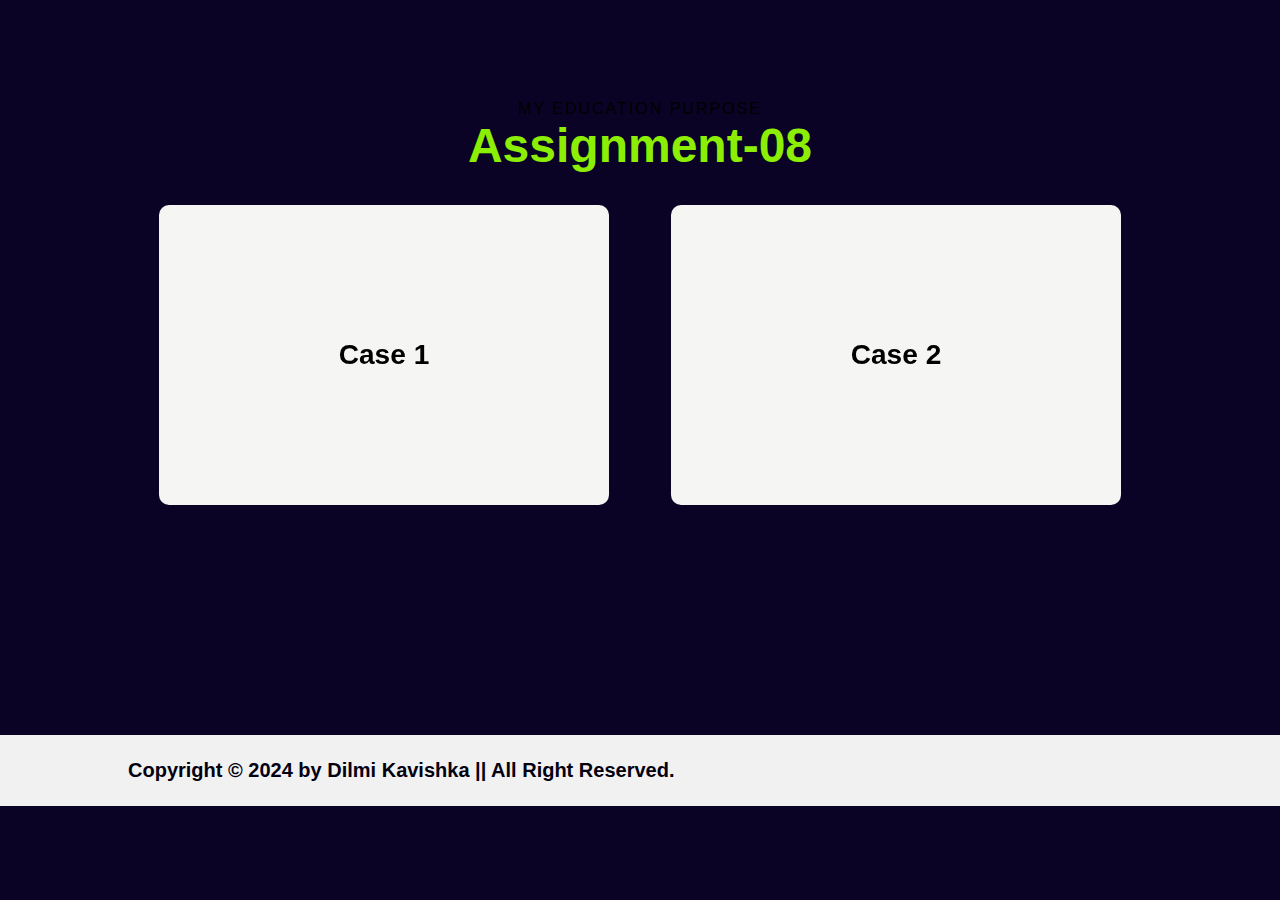
<file: assignments/assignment_8_cases.html>
<!DOCTYPE html>
<html lang="en">
<head>
    <meta charset="UTF-8">
    <title>Assignment-08 Cases</title>
  <link href='https://unpkg.com/boxicons@2.1.4/css/boxicons.min.css' rel='stylesheet'>
  <link rel="stylesheet" href="../css/assignment_8_cases_style.css">
</head>
<body>

<section class="assignment8-cases" id="assignment8-cases">
  <div class="main-text">
    <span>My education purpose</span>
    <h2>Assignment-08</h2>
  </div>

  <div class="assignment-card">
    <div class="card-inner">
      <div class="card-front">
        <h3>Case 1</h3>
      </div>
      <div class="card-back">
        <span>Case 1</span>
        <p>dashboard navigation</p>
        <div class="case-btn">
          <a href=""><i class='bx bx-link-external'></i></a>
        </div>
        <div class="code-buttons">
          <button class="view-code">View Code</button>
          <button class="run-code">Run Code</button>
        </div>
      </div>
    </div>
  </div>

  <div class="assignment-card">
    <div class="card-inner">
      <div class="card-front">
        <h3>Case 2</h3>
      </div>
      <div class="card-back">
        <span>Case 2</span>
        <p>hover animation</p>
        <div class="case-btn">
          <a href=""><i class='bx bx-link-external'></i></a>
        </div>
        <div class="code-buttons">
          <button class="view-code">View Code</button>
          <button class="run-code">Run Code</button>
        </div>
      </div>
    </div>
  </div>
</section>

<footer>
  <p>Copyright &copy; 2024 by Dilmi Kavishka || All Right Reserved.</p>
</footer>

</body>
</html>
</file>
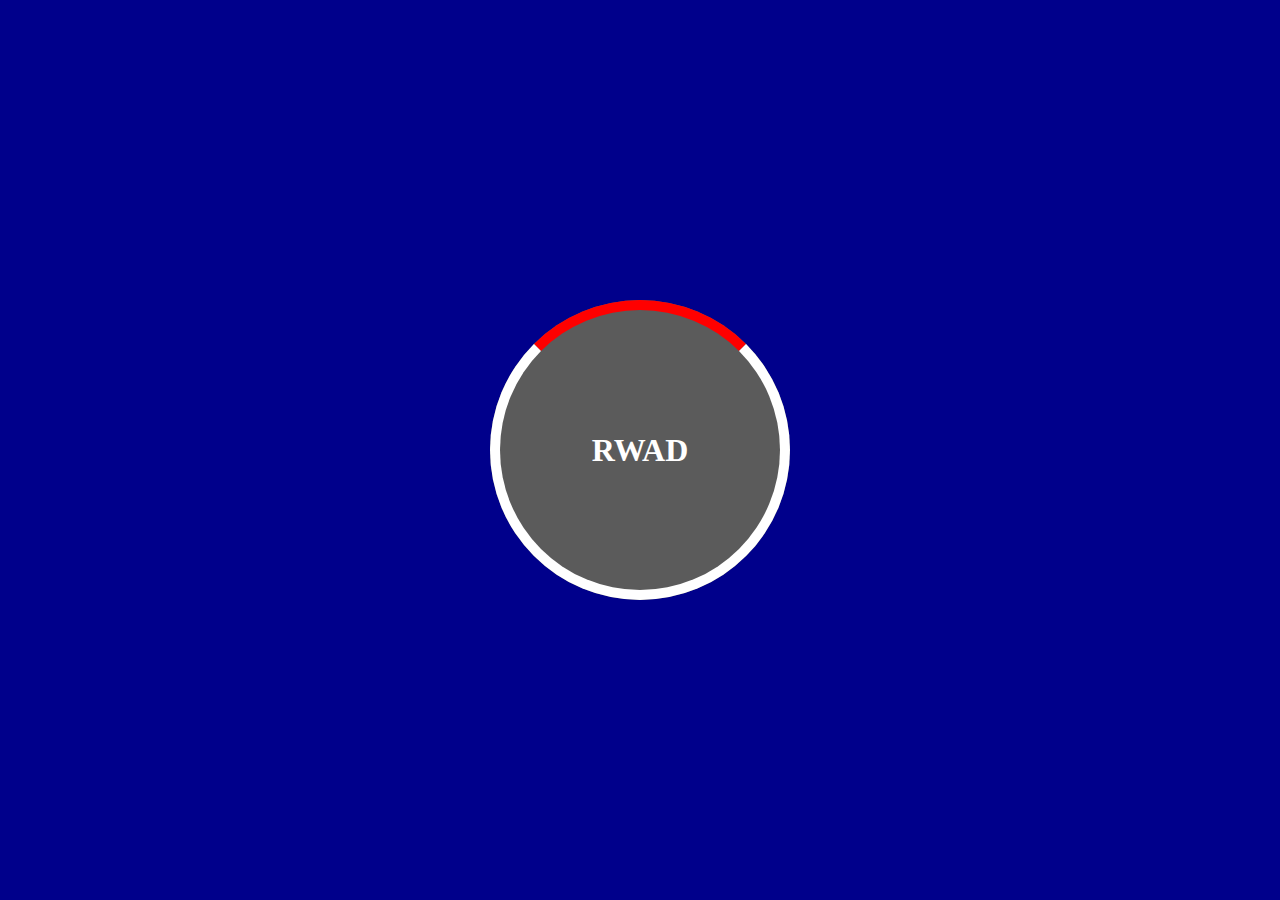
<file: work/Assignment-04/case2.html>
<!DOCTYPE html>
<html lang="en">
<head>
    <meta charset="UTF-8">
    <title>case02</title>
    <link rel="stylesheet" href="assets/style/normalize.css">

    <style>

        body{
            background-color: darkblue;
        }

        div{
            width: 300px;
            height: 300px;
            border-radius: 100%;
            background-color: #5b5b5b;
            aspect-ratio: 1/1;
            position: absolute;
            margin: auto;
            top: 0;
            right: 0;
            left: 0;
            bottom: 0;

        }

        div>h1{
            width: max-content;/*parent anuwa width ekai height ekai hada gannawa max content dunnama*/
            height: max-content;
            color: white;
            position: absolute;
            margin: auto;
            top: 0;
            right: 0;
            left: 0;
            bottom: 0;

        }

        /*apata div ekata aluth empty content ekak denna puluwan*/
        div:before{
            content: "";
            border: 10px solid white;
            border-radius: 100%;
            border-top-color: red;

            position: absolute;
            margin: auto;
            top: 0;
            right: 0;
            left: 0;
            bottom: 0;
        }

        div:hover::before{
            transform: rotate(360deg);
            transition-duration: 2s;/**/
        }

    </style>

</head>
<body>
<div>
    <h1>RWAD</h1>
</div>

</body>
</html>





<!--
hari madata ganna puluwan
position: absolute;
margin: auto;
top: 0;
right: 0;
left: 0;
bottom: 0;-->
</file>
<file: work/Assignment-04/case3.html>
<!DOCTYPE html>
<html lang="en">
<head>
    <meta charset="UTF-8">
    <title>case3</title>

    <style>
        body{
            overflow: hidden;
        }

        div{
            width: 120px;
            height: 80px;
            background: deeppink;
            border-radius: 10px;
            animation-name: my-animation;
            animation: my-animation 3s infinite;
        }

        @keyframes my-animation {
            0% {
                margin-left: 0;

            }
            25% {
                margin-left: calc(100vw - 150px);
                margin-top: 0;
                background-color: #fe9292;
                transform: rotate(180deg);

            }
            50% {
                margin-left: calc(100vw - 150px);
                margin-top: calc(100vh - 80px);
                background-color: #bc5cf1;
                transform: rotate(0deg);


            }
            75% {
                margin-left: 0;
                margin-top: calc(100vh - 80px);
                background-color: deepskyblue;
                transform: rotate(-180deg);

            }
            100% {

            }
        }

    </style>


</head>
<body>

<div></div>

</body>
</html>
</file>
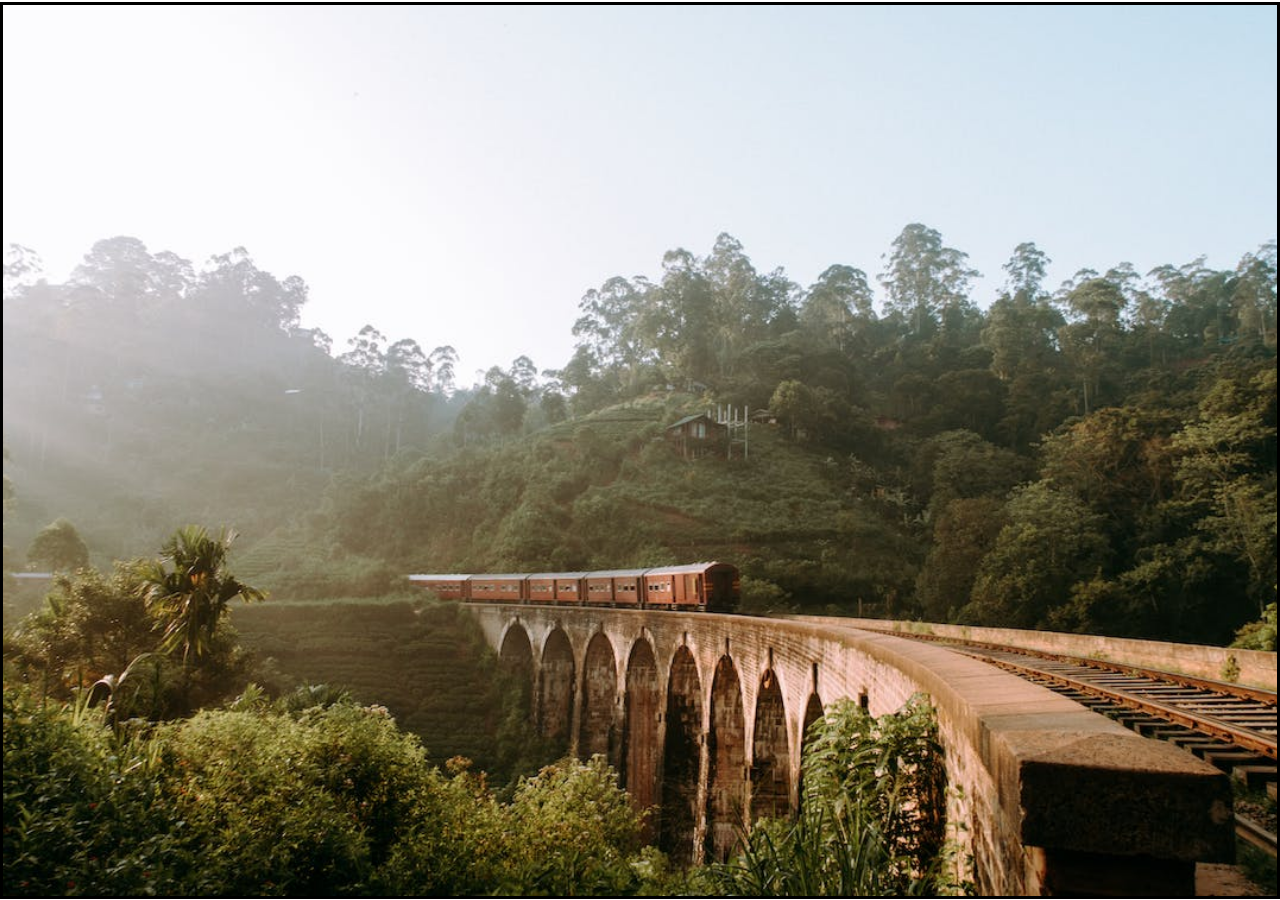
<file: work/Assignment-04/case5.html>
<!DOCTYPE html>
<html lang="en">
<head>
    <meta charset="UTF-8">
    <title>case05</title>
    <link rel="stylesheet" href="assets/style/normalize.css">

    <style>

        main{
            width: 99.5vw;
            height: 99vh;
            border: 3px solid black;
            overflow: hidden;
            position: absolute;
            margin: auto;
            top: 0;
            right: 0;
            left: 0;
            bottom: 0;
        }

        section{
            display: flex;
            width: fit-content;
            animation: my-animation-slide 4s infinite alternate;

        }

        section>div{
            width: 99.5vw;
            height: 99vh;

        }
        section>div:nth-child(1){
            background: url("assets/images/slide1.jpeg");
            background-size: cover;
            background-position: center;
        }
        section>div:nth-child(2){
            background: url("assets/images/slide2.jpeg");
            background-size: cover;
            background-position: center;
        }

        section>div:nth-child(3){
            background: url("assets/images/slide3.jpeg");
            background-size: cover;
            background-position: center;
        }
        section>div:nth-child(4){
            background: url("assets/images/slide4.jpeg");
            background-size: cover;
            background-position: center;
        }

        @keyframes my-animation-slide {
            /*5% ka dile ekak hadanawa animetion athara*/
            0%,20% {
                transform: translateX(0%);


            }
            25%,45% {
                transform: translateX(-25%);


            }
            50%,70% {
                transform: translateX(-50%);



            }
            75%,100% {
                transform: translateX(-75%);

            }
            100% {

            }

        }

    </style>

</head>
<body>

<main>
    <section>

        <div></div>
        <div></div>
        <div></div>
        <div></div>

    </section>
</main>


</body>
</html>
</file>
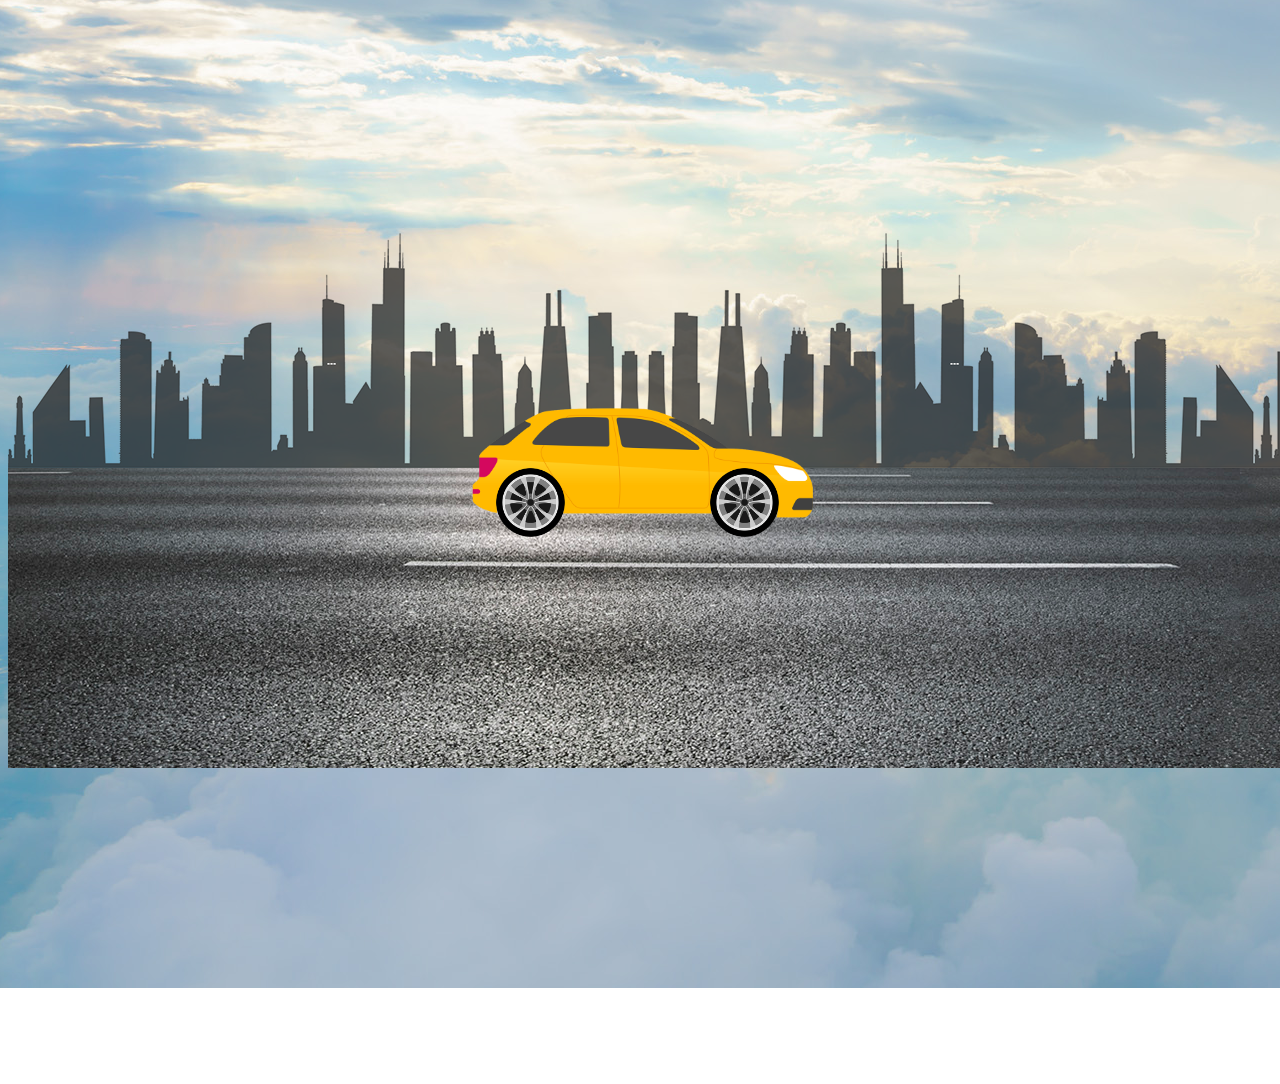
<file: work/Assignment-04/case6.html>
<!DOCTYPE html>
<html lang="en">
<head>
    <meta charset="UTF-8">
    <title>Case 6</title>
    <meta name="viewport" content="width=device-width, initial-scale=1.0">
    <style>
        body{
            overflow: hidden;
        }
        main>section{
            position: relative;
        }

        main>section>div:first-child{
            position: relative;
            margin-top: -100px;
            margin-left: -100px;
        }

        #road>div{
            position: absolute;
            top: 560px;
            animation: slide infinite ease-in-out;
            animation-duration: 6.15s;
            animation-direction: normal;
        }


        #road>div:nth-child(2){
            position: absolute;
            top: 560px;
            left: 5000px;
        }



        #city>div{
            position: absolute;
            top: 310px;
            animation: slide infinite ease-in-out;
            animation-duration: 6.15s;
            animation-direction: normal;
        }

        #city>div:nth-child(2){
            left: 1415px;
        }

        #city>div:nth-child(3){
            left: 2830px;
        }

        main>section>div:nth-child(4){
            position: absolute;
            top: 490px;
            left: 460px;
        }

        .wheels{
            animation: wheel infinite ease-in-out;
            animation-duration: 6.15s;
            animation-direction: normal;
        }

        main>section>div:nth-child(5){
            position: absolute;
            top: 560px;
            left: 488px;
        }

        main>section>div:nth-child(6){
            position: absolute;
            top : 560px;
            left: 702px;
        }

        @keyframes slide {
            0%{
                transform: translateX(0%);
            }

            100%{
                transform: translateX(-90%);
            }
        }

        @keyframes wheel {
            0% {
                transform: rotate(0deg);
            }
            10%{
                transform: rotate(0deg);
            }
            72% {
                transform: rotate(360deg);
            }

            100%{
                transform: rotate(220deg);
            }
        }
    </style>
</head>
<body>

<main>
    <section>
        <div>
            <img src="assets/images/sky.jpg" alt="sky">
        </div>
        <div id="road">
            <div>
                <img src="assets/images/road.jpg" alt="road">
            </div>
            <div>
                <img src="assets/images/road.jpg" alt="road">
            </div>
        </div>
        <div id="city">
            <div>
                <img src="assets/images/city.png" alt="city">
            </div>
            <div>
                <img src="assets/images/city.png" alt="city">
            </div>
            <div>
                <img src="assets/images/city.png" alt="city">
            </div>
        </div>
        <div>
            <img src="assets/images/car.png" alt="car" width="350px">
        </div>
        <div class="wheels">
            <img src="assets/images/wheel.png" alt="left_wheel" width="69px">
        </div>
        <div class="wheels">
            <img src="assets/images/wheel.png" alt="right_city" width="69px">
        </div>
    </section>
</main>

</body>
</html>
</file>
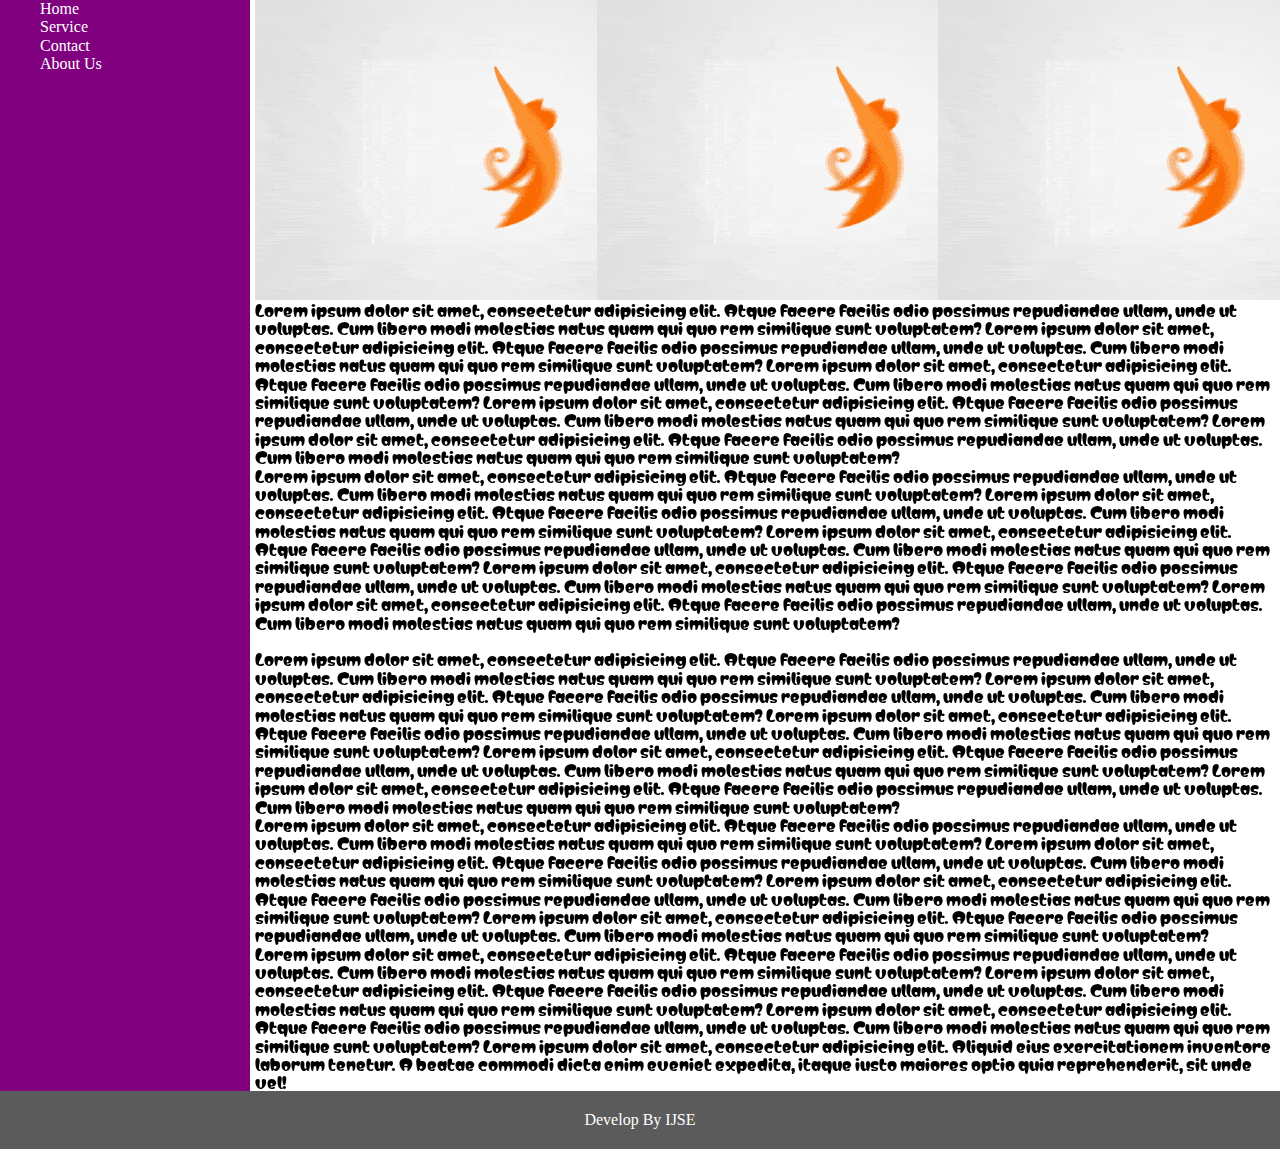
<file: work/Assignment-3/case2.html>
<!DOCTYPE html>
<html lang="en">
<head>
    <meta charset="UTF-8">
    <title>Title</title>
    <link rel="stylesheet" href="assets/style/normalize.css">
    <link rel="preconnect" href="https://fonts.googleapis.com">
    <link rel="preconnect" href="https://fonts.gstatic.com" crossorigin>
    <link href="https://fonts.googleapis.com/css2?family=Matemasie&family=New+Amsterdam&display=swap" rel="stylesheet">

    <style>
        header{
            background: lightgray;
            height: 100px;
            position: fixed;
            border-bottom: 2px solid black;
        }

        header>nav{
            height: fit-content;
            position: absolute;
            right: 10px;
            top: 0;
            bottom: 0;
            margin: auto;


        }

        header>nav>ul{
            list-style: none;

        }
        header>nav>ul>li{
            display: inline;
            margin: 10px;

        }

        footer{
            background: #5b5b5b;
        }

        footer>div{
            color: white;
            text-align: center;
            padding: 20px 0;
        }

        aside{
            background: purple;
            color: white;
            width: 250px;
            position: absolute;
            top: 0;
            bottom: 0;
        }

        aside>nav>ul{
            list-style: none;
            margin: 0;

        }
        main{
            position: relative;
        }
        main>section{
            margin-left: 255px;
        }
        main>section>p{
            margin: 0;
            font-family: "Matemasie", sans-serif;
            font-weight: 400;
            font-style: normal;
        }
        main>section>section{
            background: #838bea;
            position: relative;
            height: 300px;
        }
        main>section>section>div:first-child{
            background: url("assets/images/monkey.gif");

            width: calc(100%/3);
            height: 300px;
            position: absolute;
        }
        main>section>section>div:nth-child(2){
            background: url("assets/images/monkey.gif");

            width: calc(100%/3);
            height: 300px;
            position: absolute;
            right: 0;
            left: 0;
            margin: auto;

        }

        main>section>section>div:nth-child(3){
            background: url("assets/images/monkey.gif");

            width: calc(100%/3);
            height: 300px;
            position: absolute;
            right: 0;
            margin: auto;

        }

    </style>
</head>
<body>

<!--header section eka-->
<header>
    <img src="assets/images/Screenshot%202024-08-17%20115554.png" type="logo" alt="logo">

    <nav>
        <ul>
            <li>Home</li>
            <li>Service</li>
            <li>Contact</li>
            <li>About Us</li>
        </ul>
    </nav>
</header>

<!--main section eka-->
<main>
    <!--sidebar-->
    <aside>
        <nav>
            <ul>
                <li>Home</li>
                <li>Service</li>
                <li>Contact</li>
                <li>About Us</li>
            </ul>
        </nav>
    </aside>
    <!--content section-->
    <section>

        <section>
            <div></div>
            <div></div>
            <div></div>
        </section>
        <p>
            Lorem ipsum dolor sit amet, consectetur adipisicing elit. Atque facere facilis odio possimus repudiandae ullam, unde ut voluptas. Cum libero modi molestias natus quam qui quo rem similique sunt voluptatem?
            Lorem ipsum dolor sit amet, consectetur adipisicing elit. Atque facere facilis odio possimus repudiandae ullam, unde ut voluptas. Cum libero modi molestias natus quam qui quo rem similique sunt voluptatem?
            Lorem ipsum dolor sit amet, consectetur adipisicing elit. Atque facere facilis odio possimus repudiandae ullam, unde ut voluptas. Cum libero modi molestias natus quam qui quo rem similique sunt voluptatem?
            Lorem ipsum dolor sit amet, consectetur adipisicing elit. Atque facere facilis odio possimus repudiandae ullam, unde ut voluptas. Cum libero modi molestias natus quam qui quo rem similique sunt voluptatem?
            Lorem ipsum dolor sit amet, consectetur adipisicing elit. Atque facere facilis odio possimus repudiandae ullam, unde ut voluptas. Cum libero modi molestias natus quam qui quo rem similique sunt voluptatem?
        </p>
        <p>
            Lorem ipsum dolor sit amet, consectetur adipisicing elit. Atque facere facilis odio possimus repudiandae ullam, unde ut voluptas. Cum libero modi molestias natus quam qui quo rem similique sunt voluptatem?
            Lorem ipsum dolor sit amet, consectetur adipisicing elit. Atque facere facilis odio possimus repudiandae ullam, unde ut voluptas. Cum libero modi molestias natus quam qui quo rem similique sunt voluptatem?
            Lorem ipsum dolor sit amet, consectetur adipisicing elit. Atque facere facilis odio possimus repudiandae ullam, unde ut voluptas. Cum libero modi molestias natus quam qui quo rem similique sunt voluptatem?
            Lorem ipsum dolor sit amet, consectetur adipisicing elit. Atque facere facilis odio possimus repudiandae ullam, unde ut voluptas. Cum libero modi molestias natus quam qui quo rem similique sunt voluptatem?
            Lorem ipsum dolor sit amet, consectetur adipisicing elit. Atque facere facilis odio possimus repudiandae ullam, unde ut voluptas. Cum libero modi molestias natus quam qui quo rem similique sunt voluptatem?
        </p><br>
        <p>
            Lorem ipsum dolor sit amet, consectetur adipisicing elit. Atque facere facilis odio possimus repudiandae ullam, unde ut voluptas. Cum libero modi molestias natus quam qui quo rem similique sunt voluptatem?
            Lorem ipsum dolor sit amet, consectetur adipisicing elit. Atque facere facilis odio possimus repudiandae ullam, unde ut voluptas. Cum libero modi molestias natus quam qui quo rem similique sunt voluptatem?
            Lorem ipsum dolor sit amet, consectetur adipisicing elit. Atque facere facilis odio possimus repudiandae ullam, unde ut voluptas. Cum libero modi molestias natus quam qui quo rem similique sunt voluptatem?
            Lorem ipsum dolor sit amet, consectetur adipisicing elit. Atque facere facilis odio possimus repudiandae ullam, unde ut voluptas. Cum libero modi molestias natus quam qui quo rem similique sunt voluptatem?
            Lorem ipsum dolor sit amet, consectetur adipisicing elit. Atque facere facilis odio possimus repudiandae ullam, unde ut voluptas. Cum libero modi molestias natus quam qui quo rem similique sunt voluptatem?
        </p>
        <p>
            Lorem ipsum dolor sit amet, consectetur adipisicing elit. Atque facere facilis odio possimus repudiandae ullam, unde ut voluptas. Cum libero modi molestias natus quam qui quo rem similique sunt voluptatem?
            Lorem ipsum dolor sit amet, consectetur adipisicing elit. Atque facere facilis odio possimus repudiandae ullam, unde ut voluptas. Cum libero modi molestias natus quam qui quo rem similique sunt voluptatem?
            Lorem ipsum dolor sit amet, consectetur adipisicing elit. Atque facere facilis odio possimus repudiandae ullam, unde ut voluptas. Cum libero modi molestias natus quam qui quo rem similique sunt voluptatem?
            Lorem ipsum dolor sit amet, consectetur adipisicing elit. Atque facere facilis odio possimus repudiandae ullam, unde ut voluptas. Cum libero modi molestias natus quam qui quo rem similique sunt voluptatem?
        </p>
        <p>
            Lorem ipsum dolor sit amet, consectetur adipisicing elit. Atque facere facilis odio possimus repudiandae ullam, unde ut voluptas. Cum libero modi molestias natus quam qui quo rem similique sunt voluptatem?
            Lorem ipsum dolor sit amet, consectetur adipisicing elit. Atque facere facilis odio possimus repudiandae ullam, unde ut voluptas. Cum libero modi molestias natus quam qui quo rem similique sunt voluptatem?
            Lorem ipsum dolor sit amet, consectetur adipisicing elit. Atque facere facilis odio possimus repudiandae ullam, unde ut voluptas. Cum libero modi molestias natus quam qui quo rem similique sunt voluptatem?
            Lorem ipsum dolor sit amet, consectetur adipisicing elit. Aliquid eius exercitationem inventore laborum tenetur. A beatae commodi dicta enim eveniet expedita, itaque iusto maiores optio quia reprehenderit, sit unde vel!
        </p>
    </section>

</main>


<!--footer section eka-->
<footer>
    <div>Develop By IJSE</div>
</footer>


</body>
</html>
</file>
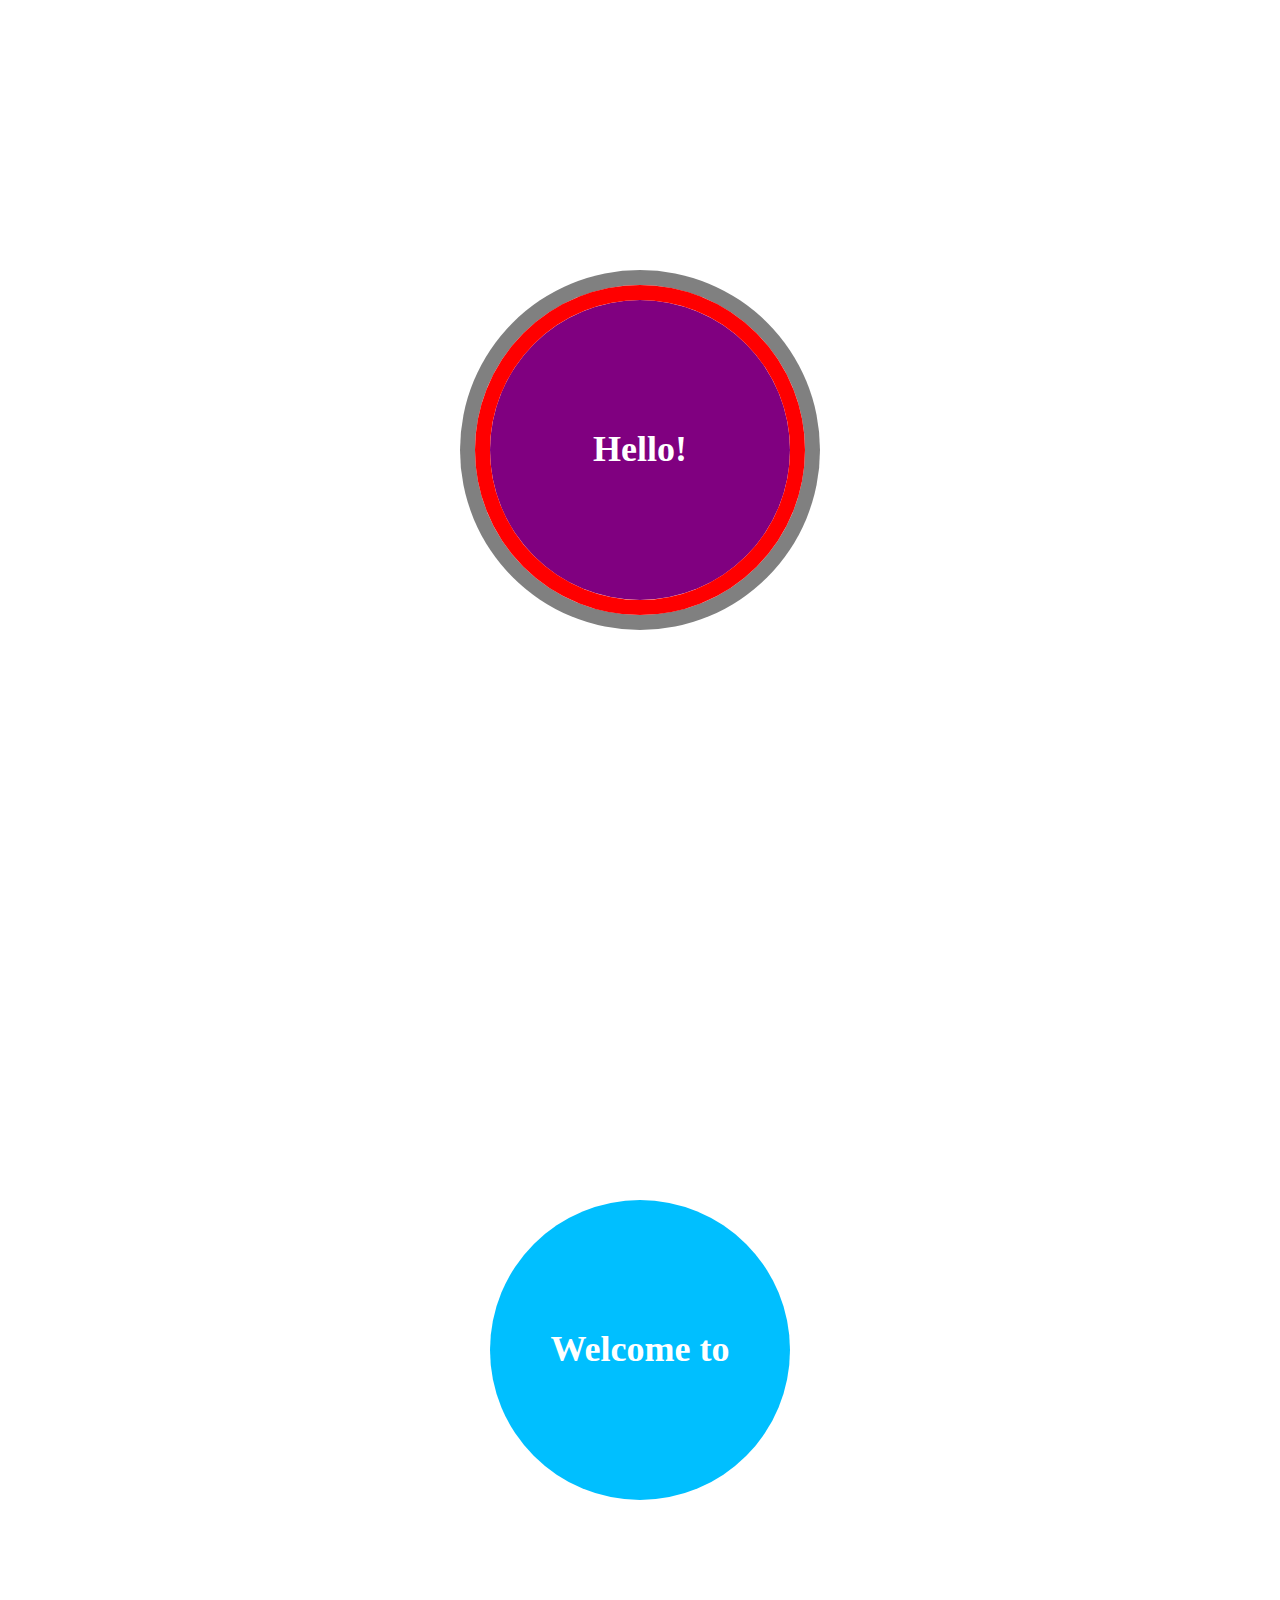
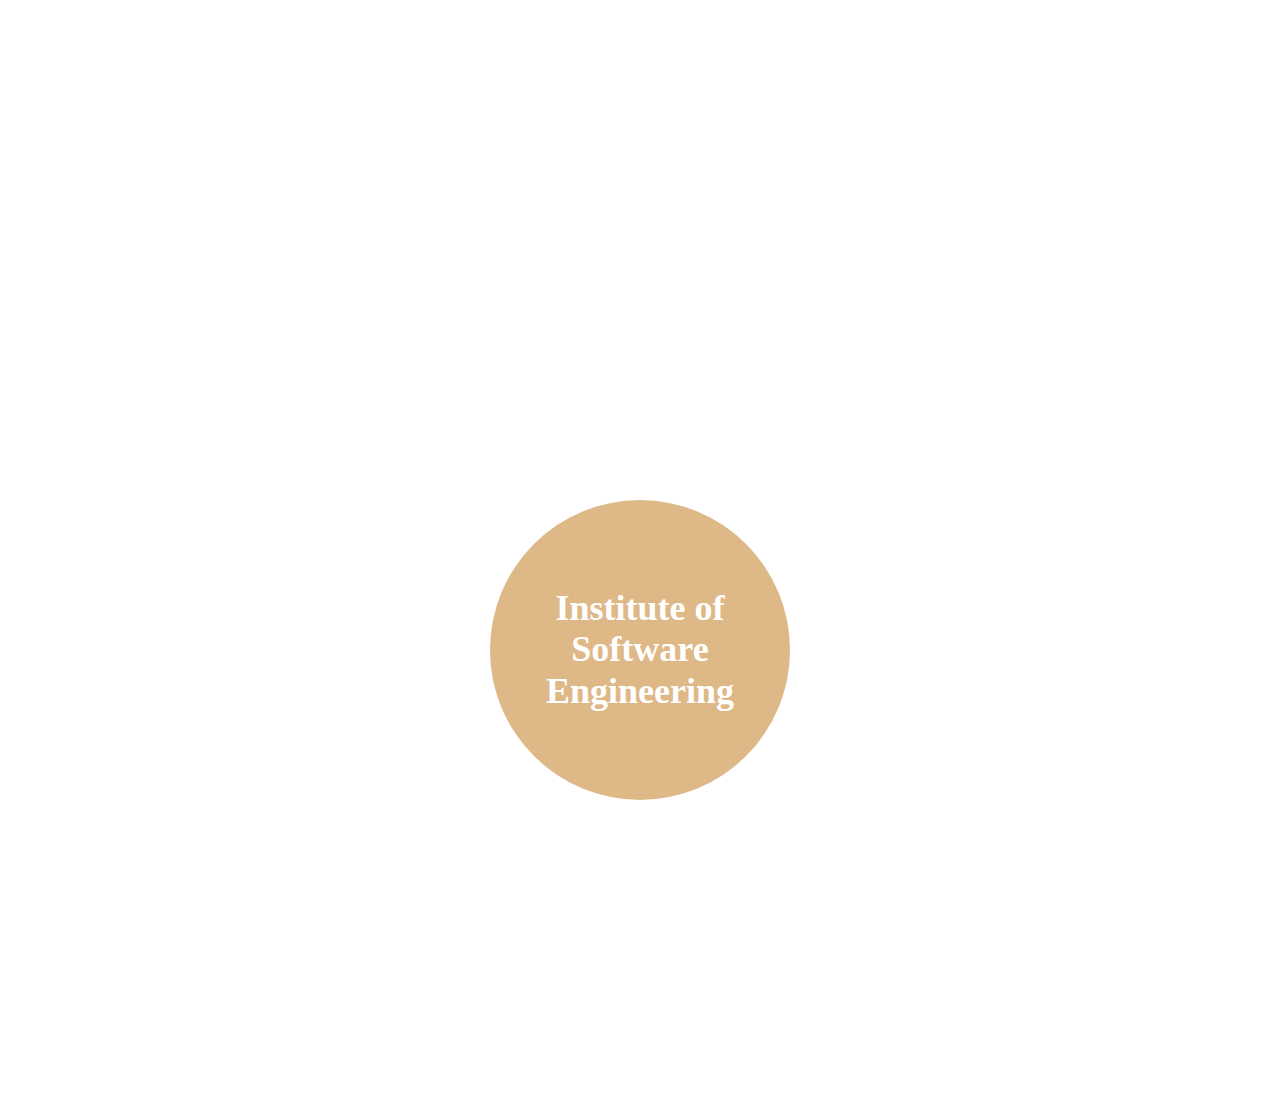
<file: work/Assignment-3/case3.html>
<!DOCTYPE html>
<html lang="en">
<head>
    <meta charset="UTF-8">
    <title>Title</title>
    <link rel="stylesheet" href="assets/style/normalize.css">
    <style>
        section {
            position: relative;
            width: 100%;
            height: 100vh;
        }

        section:first-child>div:first-child {
            width: 300px;
            height: 300px;
            border-radius: 200px;
            background: transparent;
            position: fixed;
            top: 0;
            left: 0;
            bottom: 0;
            right: 0;
            margin: auto;
            border: red solid 15px;
            box-shadow: 0 0 0 15px grey;
            z-index: 1;
        }

        section:first-child > div:nth-child(2) {
            background: purple;
            width: 300px;
            height: 300px;
            border-radius: 200px;
            position: absolute;
            top: 0;
            left: 0;
            bottom: 0;
            right: 0;
            margin: auto;
            display: flex;
            justify-content: center;
            align-items: center;
        }



        /* Second Section */
        section:nth-child(2) > div:first-child {
            background: deepskyblue;
            width: 300px;
            height: 300px;
            border-radius: 200px;
            position: absolute;
            top: 0;
            left: 0;
            bottom: 0;
            right: 0;
            margin: auto;
            display: flex;
            justify-content: center;
            align-items: center;
        }


        section:nth-child(3) > div:first-child {
            background: burlywood;
            width: 300px;
            height: 300px;
            border-radius: 200px;
            position: absolute;
            top: 0;
            left: 0;
            bottom: 0;
            right: 0;
            margin: auto;
            display: flex;
            justify-content: center;
            align-items: center;
        }

        h3 {
            color: white;
            font-size: 36px;
            text-align: center;
        }
    </style>
</head>
<body>

<section>
    <div></div>
    <div>
        <h3>Hello!</h3>
    </div>
</section>

<section>
    <div>
        <h3>Welcome to</h3>
    </div>
</section>

<section>
    <div>
        <h3>
            Institute
            of
            Software
            Engineering
        </h3>
    </div>
</section>

</body>
</html>
</file>
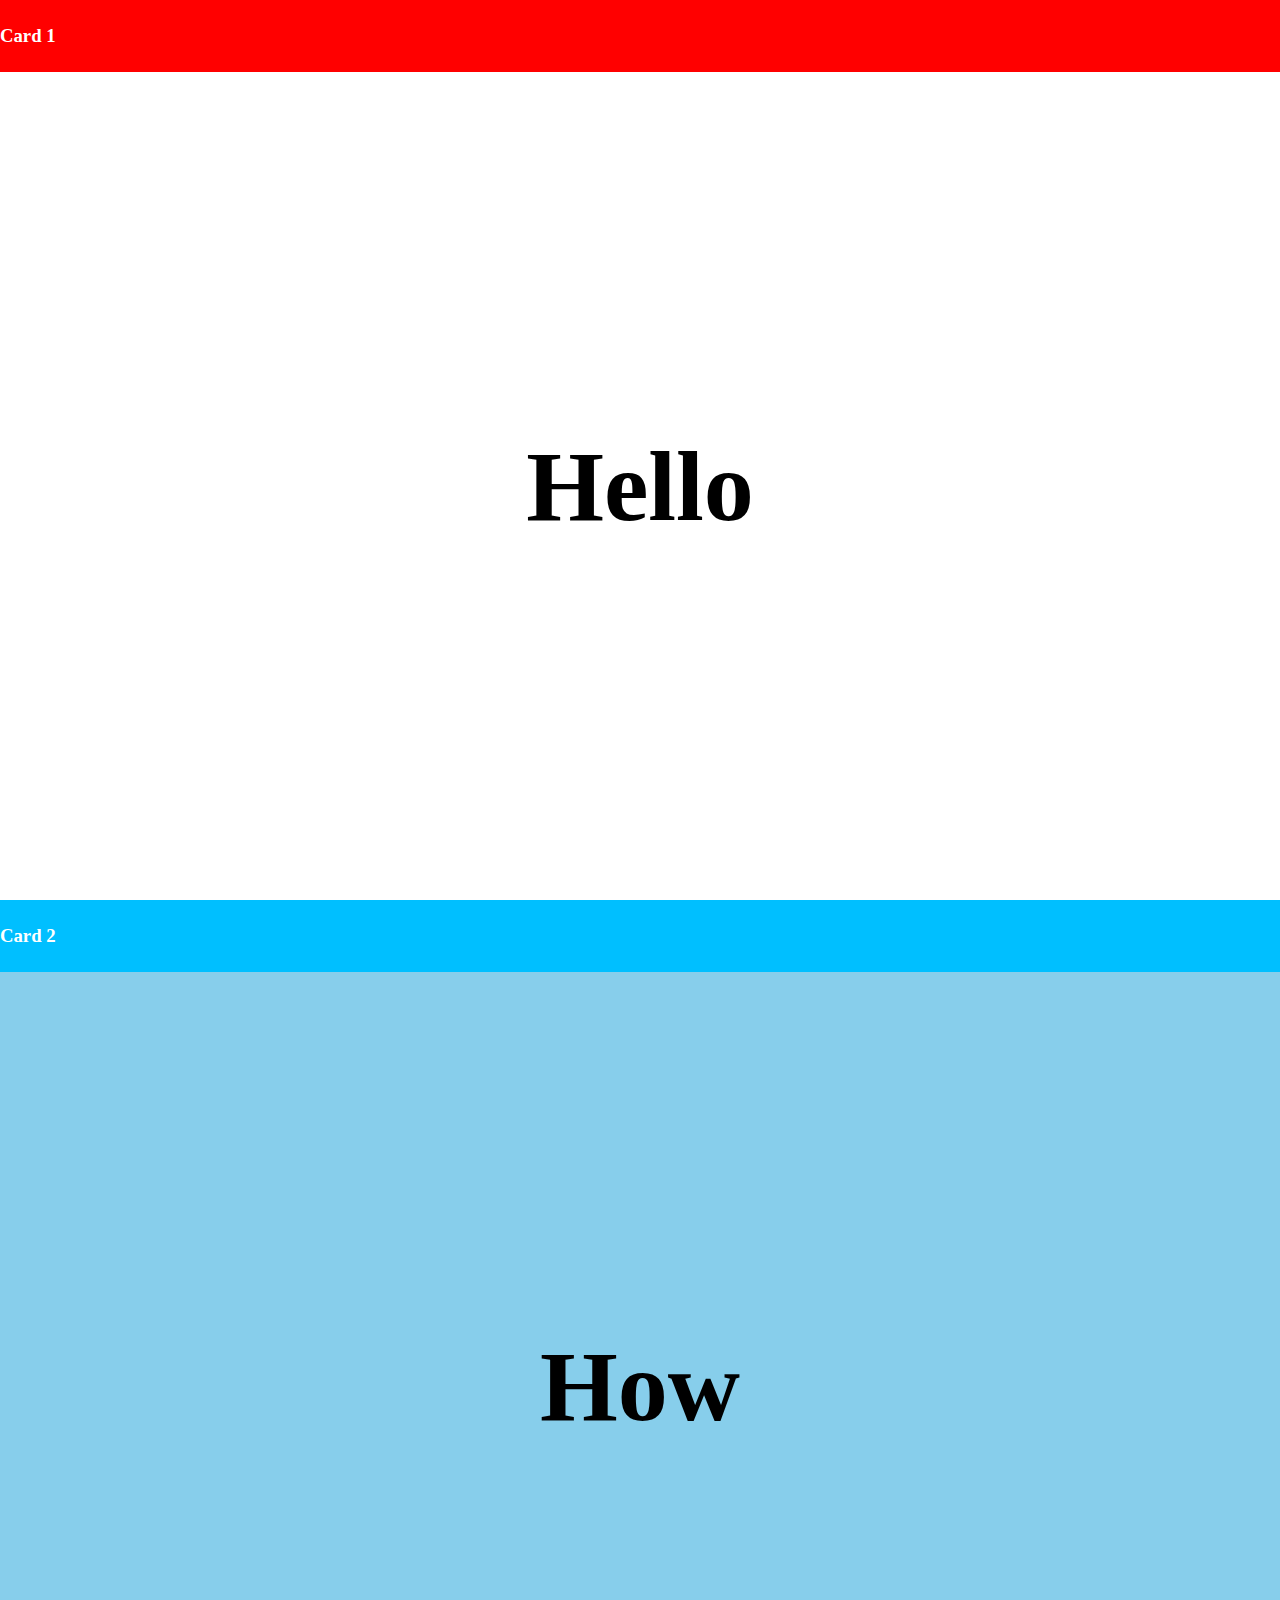
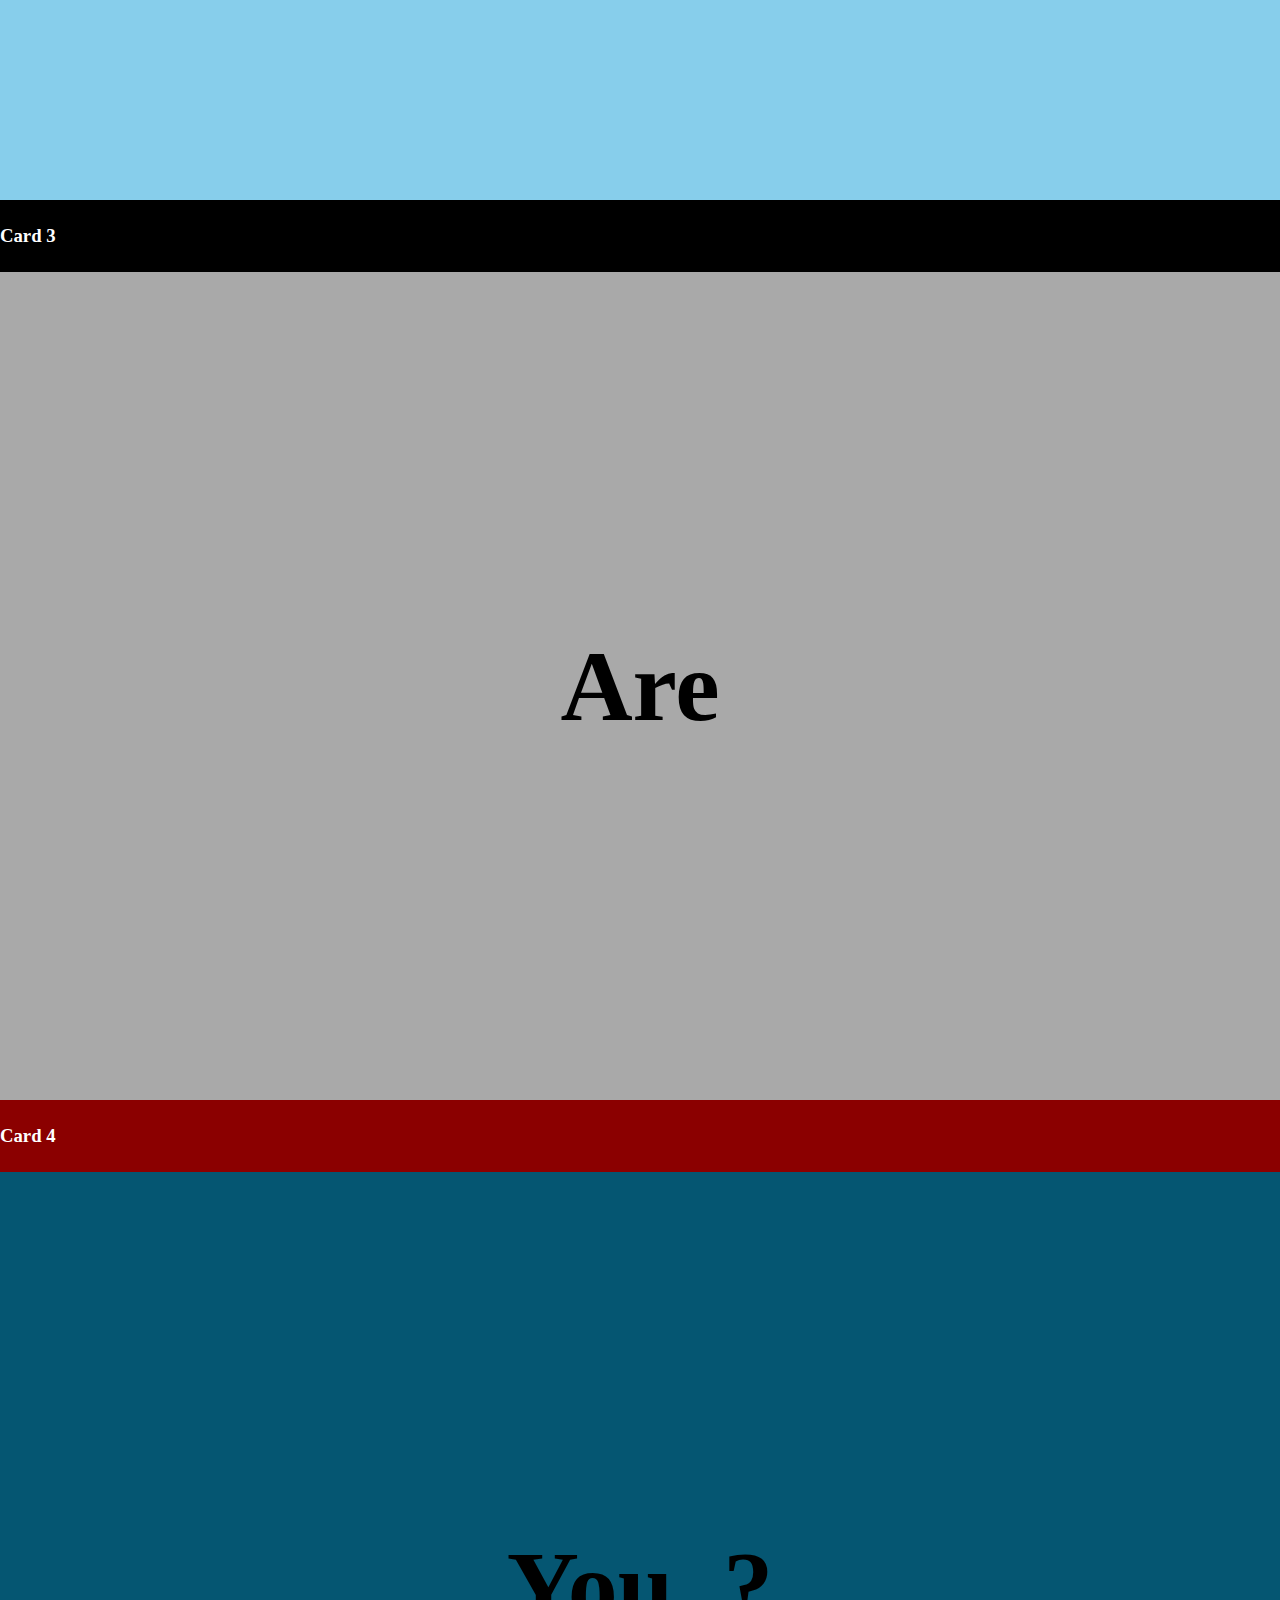
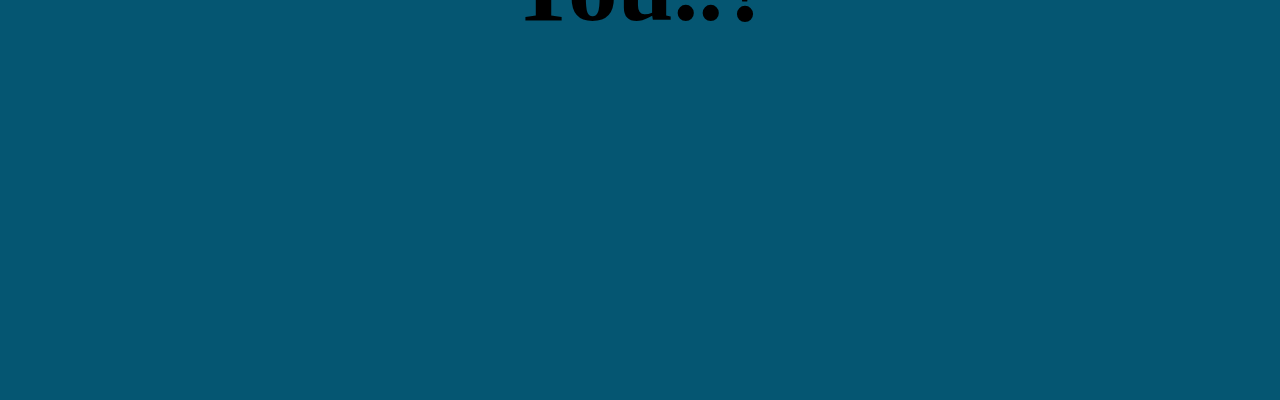
<file: work/Assignment-3/case4.html>
<!DOCTYPE html>
<html lang="en">
<head>
    <meta charset="UTF-8">
    <title>Title</title>
    <link rel="stylesheet" href="assets/style/normalize.css">
    <style>
        div:first-child {
            width: 100%;
            height: 8vh;
            position: sticky;
            top: 0;
            z-index: 1;
        }



        div:nth-child(2) {
            width: 100%;
            height: 92vh;
            top: 0;
            position: relative;
        }



        .card {
            color: white;
            position: absolute;
            top: 0;
            bottom: 0;
            margin: 0;
            align-self: center;
        }

        .iii {
            width: fit-content;
            height: fit-content;
            position: absolute;
            top: 0;
            bottom: 0;
            right: 0;
            left: 0;
            margin: auto;
            font-size: 100px;
        }

        section:first-child >div:first-child{
            background: red;
        }

        section:first-child > div:nth-child(2) {
            background: #ffffff;
        }

        section:nth-child(2)>div:first-child{
            background: deepskyblue;
        }

        section:nth-child(2)>div:nth-child(2){
            background: skyblue;
        }

        section:nth-child(3)>div:first-child{
            background: black;
        }

        section:nth-child(3)>div:nth-child(2){
            background: darkgray;
        }

        section:nth-child(4)>div:first-child{
            background: darkred;
        }

        section:nth-child(4)>div:nth-child(2){
            background: #055672;
        }
    </style>
</head>
<body>

<section>
    <div>
        <h3 class="card">Card 1</h3>
    </div>

    <div>
        <h3 class="iii">Hello</h3>
    </div>
</section>

<section>
    <div>
        <h3 class="card">Card 2</h3>
    </div>

    <div>
        <h3 class="iii">How</h3>
    </div>
</section>

<section>
    <div>
        <h3 class="card">Card 3</h3>
    </div>

    <div>
        <h3 class="iii">Are</h3>
    </div>
</section>

<section>
    <div>
        <h3 class="card">Card 4</h3>
    </div>

    <div>
        <h3 class="iii">You..?</h3>
    </div>
</section>

</body>
</html>
</file>
<file: css/Style.css>
* {
    margin: 0;
    padding: 0;
    box-sizing: border-box;
    font-family: 'poppins', sans-serif;
    scroll-behavior: smooth;
    list-style-type: none;
    text-decoration: none;
    /*background-color: #09012c;*/
    background-color: #0b0326;
    /*overflow-x: hidden !important;*/
    /*background-color: #03000F;*/
    /*overflow-x: hidden;*/
    -webkit-user-select: none;
    -moz-user-select: none;
    -ms-user-select: none;
    user-select: none;

}

        html {
            overflow-x: hidden;
        }

        section, div, img {
            max-width: 100%;
        }

        section {
            scroll-margin-top: 100px;
        }


        #hamburger{
            display: none;
        }

        header {
            position: fixed;
            top: 0;
            left: 0;
            z-index: 1000;
            border-bottom: 1px solid transparent;
            display: flex;
            justify-content: space-between;
            align-items: center;
            width: 100%;
            padding: 20px 10%;
        }

        header.sticky {
            background: whitesmoke;
            border-bottom: 1px solid whitesmoke;
            padding: 12px 10%;
        }

        .logo {
            font-size: 26px;
            font-weight: 700;
            letter-spacing: 1px;
        }

        .logo a {
            text-decoration: none;
            color: #8CED05;
        }

        span {
            color: white;
        }

        .navList {
            display: flex;
        }

        #icon {
            font-size: 2.5rem;
            margin-left: 40px;
            cursor: pointer;
        }

        .hamburger {
            display: none;
            font-size: 2rem;
            cursor: pointer;
            color: #8CED05;
        }

        .navList a {
            display: inline-block;
            color: whitesmoke;
            font-weight: 500;
            padding: 10px 20px;
            font-size: 1.2rem;
            animation: slideAnimation 1s ease forwards;
            opacity: 0;
        }

        @keyframes slideAnimation {
            0% {
                opacity: 0;
                transform: translateY(100px);
            }

            100% {
                opacity: 1;
                transform: translateY(0);
            }
        }

        /*<!--hero section-->*/
        #HeroStarter {
            position: relative;
            font-family: "Inter", sans-serif;
            font-size: 120px;
            color: #8CED05;
            margin-top: 16%;
            left: 50%;
            transform: translateX(-50%);
            text-align: center;
            display: inline-block;
            width: 100%;
            height: 200px;
            overflow: hidden;
            white-space: nowrap;
            box-sizing: border-box;
            animation: typing 7s ease-in-out infinite;
        }

        @keyframes typing {
            from {
                width: 0;
            }
            to {
                width: 100%;
            }
        }

        #HeroPara{
            position: relative;
            font-family: "Inter", sans-serif;
            font-size: 32px;
            font-weight: bold;
            color: #F1F1F1;
            width: 100%;
            margin-left: auto;
            margin-right: auto;
            text-align: center;
            margin-top: 1%;
        }

        #HeroPara2{
            display: none;
        }

        #HeroPara3{
            display: none ;
        }

        #HeroPicture {
            display: none;
            left: auto;
            right: auto;
            align-items: center;
            justify-content: center;
            width: 200px;
            height: 200px;
            border: 5px solid #8CED05;
            position: absolute;
            border-radius: 50%;
            overflow: hidden;
            animation: subtleHeartbeat 10s infinite;
        }

        #imagefitHero {
            width: 100%;
            height: 100%;
            object-fit: cover;
            position: absolute;
            top: 0;
            left: 0;
        }

        #middleLineHero{
            display: none;
            position: absolute;
            top: 55%;
            width: 100%;
            height: 2px;
            background-color: #8CED05;
        }

        /*about section*/
        #aboutStarter {
            position: relative;
            color: #8CED05;
            font-family: "Inter", sans-serif;
            font-weight: normal;
            font-size: 30px;
            margin-top: 250px;
            margin-left: 700px;
        }


        #bold-text {
            color: #F1F1F1;
            font-weight: bold;
            display: inline-block;
            animation: shake 4s ease-in-out infinite;
        }

        @keyframes shake {
            0% { transform: translateX(0); }
            25% { transform: translateX(-5px); }
            50% { transform: translateX(5px); }
            75% { transform: translateX(-5px); }
            100% { transform: translateX(0); }
        }

        #aboutPicture {
            margin-top: 80px;
            margin-left: 200px;
            border-radius: 0px 15px 0px 15px;
            width: 400px;
            height: 500px;
            border: 2px solid #8CED05;
            box-shadow: 0 0 10px #413e3e;
            overflow: hidden;
        }

        #aboutPicture img {
            width: 100%;
            height: 100%;
            object-fit: cover;
        }

        #aboutParagraph{
            position: absolute;
            font-family: "Inter", sans-serif;
            color: #F1F1F1;
            font-size: 30px;
            letter-spacing: 1px;
            width: 40% ;
            margin-top: -490px;
            margin-left: 700px;
        }




        /*education section*/
        #educationStarter {
            position: relative;
            color: #8CED05;
            font-family: "Inter", sans-serif;
            font-weight: normal;
            font-size: 30px;
            margin-top: 100px;
            margin-left: 480px;
            align-items: center;
        }

        #educationStarterDown{
            position: relative;
            color: #F1F1F1;
            font-family: "Roboto", sans-serif !important;
            font-size: 18px;
            margin-left: 630px;
            margin-top: 20px;
        }

        .educationTopic {
            color: #F1F1F1;
            font-weight: lighter;
        }

        .bounce {
            display: inline-block;
            animation: bounce 3s infinite;
        }

        @keyframes bounce {
            0%, 20%, 50%, 80%, 100% {
                transform: translateY(0);
            }
            40% {
                transform: translateY(-6px);
            }
            60% {
                transform: translateY(-1px);
            }
        }


        #containerEdu {
            display: flex;
        }

        .EducationContainer {
            position: relative;
            color: #F1F1F1;
            border: 2px solid #413e3e;
            width: 20%;
            height: 500px;
            border-radius: 20px 0px 20px 0px;
            margin-top: 5%;
            margin-left: 10%;
            transition: transform 1s ease, border-color 0.3s ease;
        }

        .EducationContainer:hover {
            transform: scale(1.05);
            border-color: #6b6b6b;
            border-radius: 0px 20px 0px 20px;
        }

        .uniNameEdu{
            position: relative;
            color: #8CED05;
            font-family: "Inter", sans-serif;
            font-weight: bold;
            font-size: 22px;
            margin-top: 80px;
            margin-left: 18px;
        }

        .uniMajorCat{
            color: #F1F1F1;
        }

        .uniMajorEdu{
            position: absolute;
            color: #8CED05;
            font-family: "Inter", sans-serif;
            font-weight: bold;
            font-size: 20px;
            margin-top: 20px;
            margin-left: 18px;
        }

        .uniDescEdu{
            position: absolute;
            color: #F1F1F1;
            font-family: "Inter", sans-serif;
            font-weight: normal;
            font-size: 17px;
            margin-top: 60px;
            margin-left: 18px;
            letter-spacing: 1px;

        }

        /*project section*/

        #projectStarter {
            position: relative;
            font-family: "Inter", sans-serif;
            font-size: 30px;
            color: #8CED05;
            margin-top: 8%;
            left: 38%;
        }

        .slider-container {
            position: relative;
            max-width: 1200px;
            margin: 0 auto;
            padding: 20px;
            overflow: hidden;
        }

        .slider {
            display: flex;
            gap: 20px;
            transition: transform 0.4s ease-in-out;
        }


        .project-card {
            background-color: white;
            border-radius: 10px;
            box-shadow: 0px 4px 12px rgba(0, 0, 0, 0.1);
            padding: 20px;
            min-width: 280px;
            max-width: 300px;
            text-align: center;
            flex-shrink: 0;
            perspective: 1000px;
            transition: transform 0.5s ease, box-shadow 0.5s ease;
            position: relative;
        }

        .project-card:hover {
            transform: translateY(-10px) rotateX(5deg) rotateY(5deg);
            box-shadow: 0 15px 30px rgba(0, 0, 0, 0.3);
        }


        .project-image {
            width: 100%;
            height: 200px;
            object-fit: cover;
            border-radius: 10px;
            transition: transform 0.3s ease;
        }


        .tech-label {
            background-color: #8ced05;
            color: #0b0326;
            padding: 5px 10px;
            border-radius: 20px;
            display: inline-block;
            margin-bottom: 15px;
            transition: background-color 0.3s ease;
        }

        .project-card:hover .tech-label {
            background-color: #7bda05;
        }

        .project-title {
            background-color: transparent;
            font-size: 1.4rem;
            margin-bottom: 10px;
            color: #0b0326;
            transition: color 0.3s ease;
        }

        .project-description {
            background-color: transparent;
            color: #666;
            font-size: 0.9rem;
            transition: color 0.3s ease;
        }

        .project-card:hover .tech-label,
        .project-card:hover .project-title,
        .project-card:hover .project-description,
        .project-card:hover .project-image {
            filter: blur(5px);
            transition: filter 0.3s ease;

        }

        .project-link {
            display: none !important;
        }

        .project-card:hover .project-link {
            display: block !important;
            background-color: transparent;
            position: absolute;
            top: 50%;
            left: 50%;
            transform: translate(-50%, -50%);
            font-size: 2rem;
            z-index: 10;
            color: #0b0326;
            text-decoration: none;
            transition: opacity 0.3s ease;
        }


        .dots-container {
            text-align: center;
            margin-top: 20px;
        }

        .dot {
            height: 15px;
            width: 15px;
            background-color: #ccc;
            border-radius: 50%;
            display: inline-block;
            margin: 0 5px;
            cursor: pointer;
            transition: background-color 0.3s;
        }

        .dot.active {
            background-color: #8ced05;
        }


        .slider-container {
            overflow: hidden;
        }

        .slider {
            display: flex;
            transition: transform 0.5s ease-in-out;
        }





        #skillsStarter{
            position: relative;
            color: #F1F1F1;
            font-family: "Inter", sans-serif;
            font-weight: normal;
            font-size: 30px;
            margin-top: 10px;
            margin-left: 480px;
            align-items: center;
        }

        #skills-section {
            color: #F1F1F1;
            font-family: "Inter", sans-serif;
            font-size: 30px;
            margin-top: 2%;
            margin-left: 10%;
            width: 80%;
            padding: 50px 20px;
            background-color: transparent;
        }

        .skills-container {
            margin-top: 70px;
            display: flex;
            justify-content: space-between;
            align-items: center;
            gap: 20px;
            flex-wrap: wrap;
        }

        .skill-item {
            display: flex;
            flex-direction: column;
            align-items: center;
            text-align: center;
            position: relative;
        }

        .skill-item::after {
            content: "";
            position: absolute;
            top: 50%;
            right: -50px;
            width: 80px;
            height: 2px;
            background-color: transparent;
            z-index: -1;
        }

        .skill-item:last-child::after {
            display: none;
        }

        .circle {
            width: 120px;
            height: 120px;
            background-color: transparent;
            border-radius: 50%;
            display: flex;
            flex-direction: column;
            justify-content: center;
            align-items: center;
            position: relative;
            font-family: Arial, sans-serif;
            font-size: 1.2rem;
            color: #333;
            box-shadow: 0 4px 8px rgba(0, 0, 0, 0.1);
        }

        .circle span {
            background-color: transparent;
            font-size: 2.5rem;
            font-weight: bold;
        }

        .circle p {
            background-color: transparent;
            margin-top: 5px;
        }


        .skill-content {
            margin-top: 20px;
        }

        .skill-content h4 {
            font-size: 1.1rem;
            color: #F1F1F1;
            background-color: transparent;
        }

        .skill-content p {
            font-size: 0.9rem;
            color: #666;
            max-width: 200px;
        }

        .skill-content i {
            font-size: 2.5rem;
            color: #333;
            margin-top: 10px;
        }


        .skill-item:nth-child(1) .circle {
            background-color: rgba(252, 205, 205, 0.6);
        }

        .skill-item:nth-child(2) .circle {
            background-color: rgba(252, 205, 174, 0.6);
        }

        .skill-item:nth-child(3) .circle {
            background-color: rgba(179, 205, 252, 0.6);
        }

        .skill-item:nth-child(4) .circle {
            background-color: rgba(179, 205, 205, 0.6);
        }

        .skill-content>i{
            cursor: pointer;
            color: #413e3e;
        }

        .html:hover{
            color: #DD4B25;
            transition: color 0.6s ease-in-out;
        }

        .css:hover{
            color: #2862E9;
            transition: color 0.6s ease-in-out;
        }

        .jvs:hover{
            color: #F7E025;
            transition: color 0.6s ease-in-out;
        }
        .java:hover{
            color: #DD4B25;
            transition: color 0.6s ease-in-out;
        }

        @media (max-width: 768px) {
            .skills-container {
                flex-direction: column;
                gap: 40px;
            }

            .skill-item::after {
                display: none;
            }
        }


        #assignmentStarter {
            color: #F1F1F1;
            font-family: "Inter", sans-serif;
            font-size: 30px;
            text-align: center;
            margin-top: 50px;
        }


        .assignments-container {
            display: grid;
            grid-template-columns: repeat(2, 1fr);
            gap: 15px;
            padding: 20px;
            justify-items: center;
        }

        .assignment-card {
            position: relative;
            width: 100%;
            max-width: 500px;
            height: 300px;
            perspective: 1000px;
            margin-bottom: 20px;
            transition: transform 0.3s ease-in-out;
        }

        .assignment-card:hover {
            transform: scale(1.05);
        }

        .card-inner {
            position: relative;
            width: 100%;
            height: 100%;
            transform-style: preserve-3d;
            transition: transform 0.6s;
            border: none;
            border-radius: 10px;
            display: flex;
            align-items: center;
            padding: 10px;
            box-shadow: 0 10px 20px rgba(0, 0, 0, 0.15);
            cursor: pointer;
        }

        .icon-assignment {
            font-size: 50px;
            color: #fff;
            margin-bottom: 10px;
            background-color: transparent;
        }
        .icon-back {
            font-size: 20px;
            color: #F1F1F1;
            margin-top: 20px;
            background-color: transparent;
        }


        .assignment-card:hover .card-inner {
            transform: rotateY(180deg);
        }

        .card-front, .card-back {
            position: absolute;
            width: 100%;
            height: 100%;
            backface-visibility: hidden;
            display: flex;
            flex-direction: column;
            justify-content: center;
            align-items: center;
            border-radius: 10px;
            transition: all 0.3s ease;
        }

        .card-front {
            background-color: transparent;
            border: 1px solid #F1F1F1;
        }

        .card-back {
            background-color: transparent;
            border: 1px solid #F1F1F1;

            transform: rotateY(180deg);
            color: #f1f1f1;
            padding: 20px;
        }

        .Title-Assignment {
            font-family: "Inter", sans-serif;
            font-size: 40px;
            color: #8ced05;
            background-color: transparent;
            text-shadow: 2px 2px 4px rgba(0, 0, 0, 0.5);
        }

        .Description-Assignment {
            font-family: "Inter", sans-serif;
            font-size: 20px;
            color: #f1f1f1;
            text-align: center;
            padding: 10px;
            background-color: transparent;
            transition: all 0.3s ease;
        }

        .link-Assignment {
            margin-top: 10px;
            color: #8ced05;
            font-weight: bold;
            font-size: 18px;
            text-decoration: none;
            padding: 8px 16px;
            border: 2px solid #8ced05;
            border-radius: 5px;
            transition: all 0.3s ease;
        }

        .link-Assignment:hover {
            background-color: #8ced05;
            color: #03000f;
        }



        /*contact me*/
        #contactMeStarter {
            position: relative;
            color: #F1F1F1;
            font-family: "Inter", sans-serif;
            font-weight: normal;
            font-size: 30px;
            margin-top: 50px;
            margin-left: 650px;
            align-items: center;
        }

        #contactMeForm{
            position: relative;
            width: 70%;
            height: 620px;
            top: 70px;
            left: 15%;
            border-radius: 30px;
        }

        #name-Contactme{
            /*textcolor*/
            color: #F1F1F1;
            font-family: "Inter", sans-serif;
            font-weight: bold;
            font-size: 20px;
            margin-top: 20px;
            width: 90%;
            margin-left: 5%;
            height: 60px;
            padding: 10px;
            margin-bottom: 20px;
        }

        #email-Contactme{
            color: #F1F1F1;
            font-family: "Inter", sans-serif;
            font-weight: bold;
            font-size: 20px;
            margin-top: 20px;
            width: 90%;
            margin-left: 5%;
            height: 60px;
            padding: 10px;
            margin-bottom: 20px;
        }

        #contactMeForm textarea {
            color: #F1F1F1;
            font-family: "Inter", sans-serif;
            font-weight: bold;
            font-size: 20px;
            position: relative;
            top: 20px;
            width: 90%;
            left: 5%;
            height: 300px;
            padding: 10px;
            margin-bottom: 20px;
        }



        #gallery {
            padding: 50px 5%;
            background-color: #0b0326;
        }

        #galleryStarter {
            position: relative;
            color: #8ced05;
            font-family: "Inter", sans-serif;
            font-weight: normal;
            font-size: 30px;
            text-align: center;
            margin-bottom: 40px;
        }



        .gallery-grid {
            display: grid;
            grid-template-columns: repeat(4, 1fr);
            grid-template-rows: auto;
            gap: 10px;
        }

        .gallery-item {
            position: relative;
            overflow: hidden;
        }

        .gallery-item img {
            width: 100%;
            height: 100%;
            object-fit: cover;
            transition: transform 0.4s ease;
        }


        .gallery-item:hover img {
            transform: scale(1.1);
        }


        .wide {
            grid-column: span 1;
        }

        .tall {
            grid-row: span 2;
        }


        .gallery-item:focus img,
        .gallery-item:focus-visible img {
            outline: none;
            transform: scale(1.05);
            transition: all 0.3s ease-in-out;
        }

        #contact-submit{
            background-color: #F1F1F1;
            color: #03000F;
            font-family: "Inter", sans-serif;
            font-weight: bold;
            font-size: 20px;
            margin-top: 20px;
            width: 20%;
            margin-left: 40%;
            padding: 10px 20px;
            border-radius: 10px;
            cursor: pointer;
            transition: background-color 0.3s ease, color 0.3s ease;
        }


        footer{
            margin-top: 100px;
            background: #F1F1F1;
            padding: 1.5rem 10%;
            display: flex;
            align-items: center;
            justify-content: space-between;
        }

        footer p{
            font-family: "Inter", sans-serif;
            font-weight: bold;
            font-size: 20px;
            background-color: transparent;
            color: #03000F;
        }

        footer a{
            display: inline-flex;
            justify-content: center;
            padding: .6rem;
            border-radius: 5px;
        }
</file>
<file: css/Media.css>
/*@media all and (max-width:1440px) {*/
/*    .navList a {*/
/*        display: inline-block;*/
/*        color: whitesmoke;*/
/*        font-weight: 500;*/
/*        padding: 0px 20px;*/
/*        font-size: 1.6rem;*/
/*        animation: slideAnimation 1s ease forwards;*/
/*        opacity: 0;*/
/*    }*/

/*    @keyframes slideAnimation {*/
/*        0% {*/
/*            opacity: 0;*/
/*            transform: translateY(100px);*/
/*        }*/

/*        100% {*/
/*            opacity: 1;*/
/*            transform: translateY(0);*/
/*        }*/
/*    }*/

/*    #HeroStarter {*/
/*        position: relative;*/
/*        font-family: "Inter", sans-serif;*/
/*        font-size: 140px;*/
/*        color: #8CED05;*/
/*        margin-top: 16%;*/
/*        left: 80%;*/
/*        transform: translateX(-60%);*/
/*        text-align: center;*/
/*        display: inline-block;*/
/*        width: 100%;*/
/*        height: 200px;*/
/*        overflow: hidden;*/
/*        white-space: nowrap;*/
/*        box-sizing: border-box;*/

/*    }*/

/*    #HeroPara{*/
/*        position: relative;*/
/*        font-family: "Inter", sans-serif;*/
/*        font-size: 32px;*/
/*        font-weight: bold;*/
/*        color: #F1F1F1;*/
/*        width: 100%;*/
/*        margin-left:300px;*/
/*        margin-right: auto;*/
/*        text-align: center;*/
/*        margin-top: 1%;*/
/*    }*/

/*    #about{*/
/*        margin-left: 350px;*/
/*    }*/

/*    #aboutStarter {*/
/*        position: relative;*/
/*        color: #8CED05;*/
/*        font-family: "Inter", sans-serif;*/
/*        font-weight: normal;*/
/*        font-size: 70px;*/
/*        width: 100%;*/
/*        margin-top: 250px;*/
/*        margin-left: 400px;*/

/*    }*/

/*    #aboutPicture {*/
/*        margin-top: 80px;*/
/*        margin-left: 40px;*/
/*        border-radius: 0px 15px 0px 15px;*/
/*        width: 600px;*/
/*        height: 700px;*/
/*        border: 2px solid #8CED05;*/
/*        box-shadow: 0 0 10px #413e3e;*/
/*        overflow: hidden;*/
/*    }*/


/*    #aboutParagraph{*/
/*        position: absolute;*/
/*        font-family: "Inter", sans-serif;*/
/*        color: #F1F1F1;*/
/*        font-size: 34px;*/
/*        letter-spacing: 1px;*/
/*        width: 40% ;*/
/*        margin-top: -700px;*/
/*        margin-left: 700px;*/
/*    }*/

/*    #education{*/
/*        margin-left: 350px;*/
/*    }*/

/*    #educationStarter {*/
/*        position: relative;*/
/*        color: #8CED05;*/
/*        font-family: "Inter", sans-serif;*/
/*        font-weight: normal;*/
/*        font-size: 70px;*/
/*        width: 100%;*/
/*        margin-top: 100px;*/
/*        margin-left: 300px;*/
/*        align-items: center;*/
/*    }*/

/*    #educationStarterDown{*/
/*        display: none;*/
/*        position: relative;*/
/*        color: #F1F1F1;*/
/*        font-family: "Roboto", sans-serif !important;*/
/*        font-size: 18px;*/
/*        margin-left: 630px;*/
/*        margin-top: 20px;*/
/*    }*/

/*    #containerEdu {*/
/*        display: flex;*/
/*        justify-content: center;*/
/*        align-items: flex-start;*/
/*        width: 100%;*/
/*        flex-wrap: nowrap;*/
/*        margin-left: 100px;*/
/*    }*/

/*    .EducationContainer {*/
/*        position: relative;*/
/*        color: #F1F1F1;*/
/*        border: 2px solid #413e3e;*/
/*        flex: 1;*/
/*        max-width: 50%;*/
/*        height: 600px;*/
/*        border-radius: 20px 0 20px 0;*/
/*        margin: 20px;*/
/*        transition: transform 1s ease, border-color 0.3s ease;*/
/*    }*/



/*    .EducationContainer:hover {*/
/*        transform: scale(1.05);*/
/*        border-color: #6b6b6b;*/
/*        border-radius: 0px 20px 0px 20px;*/
/*    }*/

/*    .uniNameEdu{*/
/*        background-color: transparent;*/
/*        width: 100%;*/
/*        position: relative;*/
/*        color: #8CED05;*/
/*        font-family: "Inter", sans-serif;*/
/*        font-weight: bold;*/
/*        font-size: 22px;*/
/*        margin-top: 80px;*/
/*        margin-left: 18px;*/
/*    }*/

/*    .uniMajorCat{*/
/*        background-color: transparent;*/
/*        color: #F1F1F1;*/
/*    }*/

/*    .uniMajorEdu{*/
/*        background-color: transparent;*/
/*        width: 100%;*/
/*        position: absolute;*/
/*        color: #8CED05;*/
/*        font-family: "Inter", sans-serif;*/
/*        font-weight: bold;*/
/*        font-size: 20px;*/
/*        margin-top: 20px;*/
/*        margin-left: 18px;*/
/*    }*/

/*    .uniDescEdu{*/
/*        background-color: transparent;*/
/*        position: absolute;*/
/*        color: #F1F1F1;*/
/*        font-family: "Inter", sans-serif;*/
/*        font-weight: normal;*/
/*        font-size: 17px;*/
/*        margin-top: 60px;*/
/*        margin-left: 18px;*/
/*        letter-spacing: 1px;*/

/*    }*/

/*    #skills-section{*/
/*        margin-left: 350px;*/
/*    }*/

/*    #projects{*/
/*        margin-left: 350px;*/
/*    }*/

/*    #assignments{*/
/*        margin-left: 350px;*/
/*    }*/
/*    #gallery{*/
/*        margin-left: 350px;*/
/*    }*/
/*    #contact{*/
/*        margin-left: 350px;*/
/*    }*/
/*    .gallery-grid {*/
/*        display: grid;*/
/*        grid-template-columns: repeat(3, 1fr);*/
/*        grid-template-rows: auto;*/
/*        gap: 10px;*/
/*    }*/

/*    #contactMeStarter {*/
/*        position: relative;*/
/*        color: #F1F1F1;*/
/*        font-family: "Inter", sans-serif;*/
/*        font-weight: normal;*/
/*        font-size: 30px;*/
/*        margin-top: 50px;*/
/*        margin-left: auto;*/
/*        margin-right: auto;*/
/*        text-align: center;*/
/*        align-items: center;*/
/*    }*/
/*    footer {*/
/*        position: fixed;*/
/*        bottom: 0;*/
/*        width: 100%;*/
/*        color: white;*/
/*        text-align: center;*/
/*        padding: 15px;*/
/*    }*/
/*    #contactMeForm{*/
/*        position: relative;*/
/*        width: 70%;*/
/*        height: 620px;*/
/*        left: 15%;*/
/*        border-radius: 30px;*/
/*    }*/

/*}*/

@media (max-width: 1024px) {
    .gallery-grid {
        grid-template-columns: repeat(3, 1fr);
    }
}

@media all and (max-width: 1024px) {
    body {
        overflow-x: hidden;
    }

    header {
        position: fixed;
        top: 0;
        z-index: 1000;
        border-bottom: 1px solid transparent;
        display: flex;
        justify-content: flex-start;
        align-items: center;
        width: 120%;
        padding: 20px 20px;
    }

    header.sticky {
        background: whitesmoke;
        border-bottom: 1px solid whitesmoke;
        padding: 12px 10%;
    }

    .logo{
        font-size: 26px;
        font-weight: 700;
        letter-spacing: 1px;
    }

    .logo a {
        text-decoration: none;
        color: #8CED05;
    }

    span {
        color: white;
    }

    .navList {
        display: flex;
        justify-content: flex-start;
    }

    #icon {
        font-size: 2.5rem;
        margin-left: 40px;
        cursor: pointer;
    }

    .hamburger {
        display: none;
        font-size: 2rem;
        cursor: pointer;
        color: #8CED05;
    }

    .navList a {
        display: inline-block;
        color: whitesmoke;
        font-weight: 500;
        padding: 10px 20px;
        font-size: 1.1rem;
        animation: slideAnimation 1s ease forwards;
        opacity: 0;
    }

    #middleLineHero{
        position: absolute;
        top: 59%;

        width: 108.2%;
        height: 2px;
        background-color: #8CED05;
    }


    /*<!--hero section-->*/
    #HeroStarter {
        position: relative;
        font-family: "Inter", sans-serif;
        font-size: 100px;
        color: #8CED05;
        margin-top: 16%;
        left: 50%;
        transform: translateX(-50%);
        text-align: center;
        display: inline-block;
        width: 100%;
        height: 200px;
        overflow: hidden;
        white-space: nowrap;
        box-sizing: border-box;
        animation: typing 7s ease-in-out infinite;
    }

    @keyframes typing {
        from {
            width: 0;
        }
        to {
            width: 100%;
        }
    }




    #HeroPara{
        position: relative;
        font-family: "Inter", sans-serif;
        font-size: 25px;
        font-weight: bold;
        color: #F1F1F1;
        width: 100%;
        margin-left: auto;
        margin-right: auto;
        text-align: center;
        margin-top: 1%;
    }

    #HeroPara2{
        display: none;
    }

    #HeroPara3{
        display: none ;
    }

    #HeroPicture {
        display: none;
        left: 34%;
        top: 25%;
        width: 400px;
        height: 400px;
        border: 5px solid #8CED05;
        position: absolute;
        border-radius: 50%;
        overflow: hidden;
        animation: subtleHeartbeat 10s infinite;
    }

    /*about section*/
    #aboutStarter {
        position: relative;
        color: #8CED05;
        font-family: "Inter", sans-serif;
        font-weight: normal;
        font-size: 30px;
        margin-top: 250px;
        margin-left: 450px;
    }

    @keyframes shake {
        0% { transform: translateX(0); }
        25% { transform: translateX(-5px); }
        50% { transform: translateX(5px); }
        75% { transform: translateX(-5px); }
        100% { transform: translateX(0); }
    }

    #aboutPicture {
        margin-top: 80px;
        margin-left: 160px;
        border-radius: 0px 5px 0px 5px;
        width: 300px;
        height: 400px;
        border: 5px solid #8CED05;
        box-shadow: 0 0 10px #413e3e;
        overflow: hidden;
    }

    #aboutPicture img {
        width: 100%;
        height: 100%;
        object-fit: cover;
    }

    #aboutParagraph{
        position: absolute;
        font-family: "Inter", sans-serif;
        color: #F1F1F1;
        font-size: 20px;
        letter-spacing: 1px;
        width: 45% ;
        margin-top: -400px;
        margin-left: 510px;
    }


    /*/education starter/*/

    #educationStarter {
        position: relative;
        color: #8CED05;
        font-family: "Inter", sans-serif;
        font-weight: normal;
        font-size: 27px;
        width: 100%;
        margin-top: 100px;
        margin-left: auto;
        margin-right: auto;
        text-align: center;
        align-items: center;
    }

    #educationStarterDown{
        position: relative;
        color: #F1F1F1;
        font-family: "Roboto", sans-serif !important;
        font-size: 18px;
        margin-left: 380px;
        margin-top: 20px;
    }


    .EducationContainer {
        position: relative;
        color: #F1F1F1;
        border: 2px solid #413e3e;
        width: 25%;
        height: 500px;
        border-radius: 20px 0px 20px 0px;
        margin-top: 5%;
        margin-left: 6%;
        transition: transform 1s ease, border-color 0.3s ease;
    }

    /*skills*/
    #skillsStarter {
        position: relative;
        color: #F1F1F1;
        font-family: "Inter", sans-serif;
        font-weight: normal;
        font-size: 30px;
        margin-top: 10px;
        margin-left: auto;
        margin-right: auto;
        text-align: center;
        width: fit-content;
        align-items: center;
    }


    .uniNameEdu{
        position: relative;
        color: #8CED05;
        font-family: "Inter", sans-serif;
        font-weight: bold;
        font-size: 20px;
        margin-top: 80px;
        margin-left: 18px;
    }

    .uniMajorCat{
        color: #F1F1F1;
    }

    .uniMajorEdu{
        position: absolute;
        color: #8CED05;
        font-family: "Inter", sans-serif;
        font-weight: bold;
        font-size: 15px;
        margin-top: 20px;
        margin-left: 18px;
    }

    .uniDescEdu{
        position: absolute;
        color: #F1F1F1;
        font-family: "Inter", sans-serif;
        font-weight: normal;
        font-size: 15px;
        margin-top: 60px;
        margin-left: 18px;
        letter-spacing: 1px;

    }

    .icons-git {
        cursor: pointer;
        margin-left: 20px;
        background: transparent;
        font-size: 2rem; /* Make the icon large */
        margin-top: 1px;
        color: black; /* White icon */
        transition: color 0.3s ease;
    }

    .icons-git:hover {
        color: #333333; /* Change color on hover to bright green */
    }

    /*assignment section*/
    #assignmentStarter {
        color: #F1F1F1;
        font-family: "Inter", sans-serif;
        font-size: 27px;
        margin-left: auto;
        margin-right: auto;
        text-align: center;
        align-items: center;
    }

    .assignments-container {
        display: grid;
        grid-template-columns: repeat(2, 1fr);
        gap: 15px;
        padding: 20px;
        justify-items: center;
    }

    .assignment-card {
        position: relative;
        width: 100%;
        margin-left: 1%;
        max-width: 500px;
        height: 300px;
        perspective: 1000px;
        margin-bottom: 20px;
    }


    /*contact me and footer*/
    #contactMeStarter {
        position: relative;
        color: #F1F1F1;
        font-family: "Inter", sans-serif;
        font-weight: normal;
        font-size: 30px;
        margin-top: 50px;
        margin-left: auto;
        margin-right: auto;
        text-align: center;
        align-items: center;
    }

    #contactMeForm{
        position: relative;
        width: 70%;
        height: 620px;
        top: 40px;
        left: 15%;
        border-radius: 30px;
    }

    #name-Contactme{
        /*textcolor*/
        color: #F1F1F1;
        font-family: "Inter", sans-serif;
        font-weight: bold;
        font-size: 20px;
        margin-top: 20px;
        width: 90%;
        margin-left: 5%;
        height: 60px;
        padding: 10px;
        margin-bottom: 20px;
    }

    #email-Contactme{
        color: #F1F1F1;
        font-family: "Inter", sans-serif;
        font-weight: bold;
        font-size: 20px;
        margin-top: 20px;
        width: 90%;
        margin-left: 5%;
        height: 60px;
        padding: 10px;
        margin-bottom: 20px;
    }

    #contactMeForm textarea {
        color: #F1F1F1;
        font-family: "Inter", sans-serif;
        font-weight: bold;
        font-size: 20px;
        position: relative;
        top: 20px;
        width: 90%;
        left: 5%;
        height: 300px;
        padding: 10px;
        margin-bottom: 20px;
    }


    #contact-submit{
        background-color: #F1F1F1;
        color: #03000F;
        font-family: "Inter", sans-serif;
        font-weight: bold;
        font-size: 20px;
        margin-top: 20px;
        width: 50%;
        margin-left: 25%;
        padding: 10px 20px;
        border-radius: 10px;
        cursor: pointer;
        transition: background-color 0.3s ease, color 0.3s ease;
    }

    footer{
        width: 108% !important;
        margin-top: 100px;
        background: #F1F1F1;
        padding: 1.5rem 10%;
        display: flex;
        align-items: center;
        justify-content: space-between;
    }

    footer p{
        font-family: "Inter", sans-serif;
        font-weight: bold;
        font-size: 20px;
        background-color: transparent;
        color: #03000F;
    }

    footer a{
        display: inline-flex;
        justify-content: center;
        /*color: var(--bg-color);*/
        /*background: var(--hover-color);*/
        padding: .6rem;
        border-radius: 5px;
    }

}

@media  all and (max-width: 868px) {
    body {
        overflow-x: hidden;
    }

    header {
        position: fixed;
        top: 0;
        z-index: 1000;
        border-bottom: 1px solid transparent;
        display: flex;
        justify-content: flex-start;
        align-items: center;
        width: 120%;
        padding: 20px 20px;
    }

    header.sticky {
        background: whitesmoke;
        border-bottom: 1px solid whitesmoke;
        padding: 12px 10%;
    }

    .logo{
        font-size: 26px;
        font-weight: 700;
        letter-spacing: 1px;
    }

    .logo a {
        text-decoration: none;
        color: #8CED05;
    }

    span {
        color: white;
    }

    .navList {
        display: flex;
        justify-content: flex-start;
    }

    #icon {
        font-size: 2.5rem;
        margin-left: 40px;
        cursor: pointer;
    }

    .hamburger {
        display: none;
        font-size: 2rem;
        cursor: pointer;
        color: #8CED05;
    }

    .navList a {
        display: inline-block;
        color: whitesmoke;
        font-weight: 500;
        padding: 10px 10px;
        font-size: 1.1rem;
        animation: slideAnimation 1s ease forwards;
        opacity: 0;
    }

    #middleLineHero{
        position: absolute;
        top: 59%;

        width: 108.2%;
        height: 2px;
        background-color: #8CED05;
    }


    /*<!--hero section-->*/
    #HeroStarter {
        position: relative;
        font-family: "Inter", sans-serif;
        font-size: 68px;
        color: #8CED05;
        margin-top: 16%;
        left: 50%;
        transform: translateX(-50%);
        text-align: center;
        display: inline-block;
        width: 100%;
        height: 200px;
        overflow: hidden;
        white-space: nowrap;
        box-sizing: border-box;
        animation: typing 7s ease-in-out infinite;
    }

    @keyframes typing {
        from {
            width: 0;
        }
        to {
            width: 100%;
        }
    }

    #HeroPara{
        position: relative;
        font-family: "Inter", sans-serif;
        font-size: 25px;
        font-weight: bold;
        color: #F1F1F1;
        width: 100%;
        margin-left: auto;
        margin-right: auto;
        text-align: center;
        margin-top: 1%;
    }

    #HeroPara2{
        display: none;
    }

    #HeroPara3{
        display: none ;
    }

    #HeroPicture {
        display:none;
        left: 34%;
        top: 25%;
        width: 340px;
        height: 340px;
        border: 5px solid #8CED05;
        position: absolute;
        border-radius: 50%;
        overflow: hidden;
        animation: subtleHeartbeat 10s infinite;
    }

    #middleLineHero{
        position: absolute;
        top: 59%;
        width: 1000px;
        height: 2px;
        background-color: #8CED05;
    }

    #aboutStarter {
        position: relative;
        color: #8CED05;
        font-family: "Inter", sans-serif;
        font-weight: normal;
        font-size: 27px;
        margin-top: 250px;
        margin-left: 40%;
    }

    @keyframes shake {
        0% { transform: translateX(0); }
        25% { transform: translateX(-5px); }
        50% { transform: translateX(5px); }
        75% { transform: translateX(-5px); }
        100% { transform: translateX(0); }
    }

    #aboutPicture {
        margin-top: 80px;
        margin-left: 100px;
        border-radius: 0px 5px 0px 5px;
        width: 300px;
        height: 400px;
        border: 5px solid #8CED05;
        box-shadow: 0 0 10px #413e3e;
        overflow: hidden;
    }

    #aboutPicture img {
        width: 100%;
        height: 100%;
        object-fit: cover;
    }

    #aboutParagraph{
        position: absolute;
        font-family: "Inter", sans-serif;
        color: #F1F1F1;
        font-size: 20px;
        letter-spacing: 1px;
        width: 45% ;
        margin-top: -400px;
        margin-left: 420px;
    }

    #skillsStarter {
        position: relative;
        color: #F1F1F1;
        font-family: "Inter", sans-serif;
        font-weight: normal;
        font-size: 30px;
        margin-top: 10px;
        margin-left: 240px;
        margin-right: auto;
        text-align: center;
        width: fit-content;
        align-items: center;
    }

    .uniNameEdu{
        position: relative;
        color: #8CED05;
        font-family: "Inter", sans-serif;
        font-weight: bold;
        font-size: 20px;
        margin-top: 80px;
        margin-left: 18px;
    }

    .uniMajorCat{
        color: #F1F1F1;
    }

    .uniMajorEdu{
        position: absolute;
        color: #8CED05;
        font-family: "Inter", sans-serif;
        font-weight: bold;
        font-size: 15px;
        margin-top: 20px;
        margin-left: 18px;
    }

    .uniDescEdu{
        position: absolute;
        color: #F1F1F1;
        font-family: "Inter", sans-serif;
        font-weight: normal;
        font-size: 13px;
        margin-top: 60px;
        margin-left: 18px;
        letter-spacing: 1px;

    }


}

@media (max-width: 768px) {
    .gallery-grid {
        grid-template-columns: repeat(2, 1fr);
    }
}

@media (max-width: 768px) {
    .slider {
        gap: 10px;
    }

    .project-card {
        min-width: 220px;
        max-width: 250px;
    }
}

@media  all and (max-width:768px) {
    body {
        overflow-x: hidden;
    }

    header {
        position: fixed;
        top: 0;
        z-index: 1000;
        border-bottom: 1px solid transparent;
        display: flex;
        justify-content: space-between;
        align-items: center;
        width: 100%;
        padding: 20px 60px;
    }

    .navList {
        flex-grow: 1;
        display: flex;
        justify-content: center;
        padding-left: 10px;
    }

    .logo {
        flex-grow: 0;
        margin-right: auto;
    }

    .hamburger {
        display: none;
    }

    .navList a {
        display: inline-block;
        color: whitesmoke;
        font-weight: 500;
        padding: 6px 10px;
        font-size: 0.7rem ;
        animation: slideAnimation 1s ease forwards;
        opacity: 0;
    }

    #middleLineHero{
        position: absolute;
        top: 59%;

        width: 108.2%;
        height: 2px;
        background-color: #8CED05;
    }

    /*<!--hero section-->*/
    #HeroStarter {
        position: relative;
        font-family: "Inter", sans-serif;
        font-size: 70px;
        color: #8CED05;
        margin-top: 30%;
        left: 50%;
        transform: translateX(-50%);
        text-align: center;
        display: inline-block;
        width: 100%;
        height: 200px;
        overflow: hidden;
        white-space: nowrap;
        box-sizing: border-box;
        animation: typing 7s ease-in-out infinite;
    }

    @keyframes typing {
        from {
            width: 0;
        }
        to {
            width: 100%;
        }
    }

    #HeroPara{
        position: relative;
        font-family: "Inter", sans-serif;
        font-size: 25px;
        font-weight: bold;
        color: #F1F1F1;
        width: 80%;
        margin-left: auto;
        margin-right: auto;
        text-align: center;
        margin-bottom: 20%;
    }
    #HeroPara2{
        display: none;
    }

    #HeroPara3{
        display: none ;
    }

    #HeroPicture {
        display: none;
        left: 34%;
        top: 35% !important;
        width: 280px !important;
        height: 280px !important;
        border: 5px solid #8CED05;
        position: absolute;
        border-radius: 50%;
        overflow: hidden;
        animation: subtleHeartbeat 10s infinite;
    }

    /*about section*/
    #aboutStarter {
        position: relative;
        color: #8CED05;
        font-family: "Inter", sans-serif;
        font-weight: normal;
        font-size: 27px;
        margin-top: 100px;
        margin-left: 40%;
    }

    @keyframes shake {
        0% { transform: translateX(0); }
        25% { transform: translateX(-5px); }
        50% { transform: translateX(5px); }
        75% { transform: translateX(-5px); }
        100% { transform: translateX(0); }
    }

    #aboutPicture {
        margin-top: 80px;
        margin-left: 100px;
        border-radius: 0px 5px 0px 5px;
        width: 300px;
        height: 400px;
        border: 5px solid #8CED05;
        box-shadow: 0 0 10px #413e3e;
        overflow: hidden;
    }

    #aboutPicture img {
        width: 100%;
        height: 100%;
        object-fit: cover;
    }

    #aboutParagraph{
        position: absolute;
        font-family: "Inter", sans-serif;
        color: #F1F1F1;
        font-size: 20px;
        letter-spacing: 1px;
        width: 45% ;
        margin-top: -400px;
        margin-left: 420px;
    }


    /*skill section header*/
    /*/education starter/*/
    #educationStarter {
        position: relative;
        color: #8CED05;
        font-family: "Inter", sans-serif;
        font-weight: normal;
        font-size: 24px;
        width: 100%;
        margin-top: 100px;
        margin-left: auto;
        margin-right: auto;
        text-align: center;
        align-items: center;
    }

    #educationStarterDown{
        position: relative;
        color: #F1F1F1;
        font-family: "Roboto", sans-serif !important;
        font-size: 18px;
        margin-left: auto;
        margin-right: auto;
        text-align: center;
        align-items: center;
        margin-top: 20px;
    }

    .EducationContainer {
        position: relative;
        color: #F1F1F1;
        border: 2px solid #413e3e;
        width: 30% !important;
        height: 400px;
        border-radius: 10px 0px 10px 0px;
        margin-top: 5%;
        margin-left: 2.5%;
        transition: transform 1s ease, border-color 0.3s ease;
    }

    #projectStarter{
        position: relative;
        font-family: "Inter", sans-serif;
        font-size: 30px;
        color: #8CED05;
        margin-top: 8%;
        left: 32%;
    }

    .uniNameEdu{
        position: relative;
        color: #8CED05;
        font-family: "Inter", sans-serif;
        font-weight: bold;
        font-size: 20px;
        margin-top: 80px;
        margin-left: 18px;
    }

    .uniMajorCat{
        color: #F1F1F1;
    }

    .uniMajorEdu{
        position: absolute;
        color: #8CED05;
        font-family: "Inter", sans-serif;
        font-weight: bold;
        font-size: 15px;
        margin-top: 20px;
        margin-left: 18px;
    }

    .uniDescEdu{
        position: absolute;
        color: #F1F1F1;
        font-family: "Inter", sans-serif;
        font-weight: normal;
        font-size: 13px;
        margin-top: 60px;
        margin-left: 18px;
        letter-spacing: 1px;

    }

    #skillsStarter{
        position: relative;
        color: #F1F1F1;
        width: 100%;
        font-family: "Inter", sans-serif;
        font-weight: normal;
        font-size: 30px;
        margin-top: 10px;
        margin-right: auto;
        margin-left: auto;
        text-align: center;
        align-items: center;
    }

    /*assignment section*/
    #assignmentStarter {
        color: #F1F1F1;
        font-family: "Inter", sans-serif;
        font-size: 27px;
        margin-left: 100px;
        text-align: center;
        margin-top: 50px;
    }

    .assignments-container {
        display: grid;
        grid-template-columns: repeat(2, 1fr);
        gap: 15px;
        padding: 20px;
        justify-items: center;
    }

    .assignment-card {
        position: relative;
        width: 100%;
        margin-left: 1%;
        max-width: 500px;
        height: 300px;
        perspective: 1000px;
        margin-bottom: 20px;
    }

    /*contact me and footer*/
    #contactMeStarter {
        position: relative;
        color: #F1F1F1;
        font-family: "Inter", sans-serif;
        font-weight: normal;
        font-size: 30px;
        margin-top: 50px;
        margin-left: auto;
        margin-right: auto;
        text-align: center;
        align-items: center;
    }

    #contactMeForm{
        position: relative;
        width: 70%;
        height: 620px;
        top: 70px;
        left: 18%;
        border-radius: 30px;
    }

    #name-Contactme{
        /*textcolor*/
        color: #F1F1F1;
        font-family: "Inter", sans-serif;
        font-weight: bold;
        font-size: 20px;
        margin-top: 20px;
        width: 90%;
        margin-left: 5%;
        height: 60px;
        padding: 10px;
        margin-bottom: 20px;
    }

    #email-Contactme{
        color: #F1F1F1;
        font-family: "Inter", sans-serif;
        font-weight: bold;
        font-size: 20px;
        margin-top: 20px;
        width: 90%;
        margin-left: 5%;
        height: 60px;
        padding: 10px;
        margin-bottom: 20px;
    }

    #contactMeForm textarea {
        color: #F1F1F1;
        font-family: "Inter", sans-serif;
        font-weight: bold;
        font-size: 20px;
        position: relative;
        top: 20px;
        width: 90%;
        left: 5%;
        height: 300px;
        padding: 10px;
        margin-bottom: 20px;
    }

    #contact-submit{
        background-color: #F1F1F1;
        color: #03000F;
        font-family: "Inter", sans-serif;
        font-weight: bold;
        font-size: 20px;
        margin-top: 20px;
        width: 50%;
        margin-left: 25%;
        padding: 10px 20px;
        border-radius: 10px;
        cursor: pointer;
        transition: background-color 0.3s ease, color 0.3s ease;
    }
    footer{
        width: 108% !important;
        margin-top: 100px;
        background: #F1F1F1;
        padding: 1.5rem 10%;
        display: flex;
        align-items: center;
        justify-content: space-between;
    }

    footer p{
        font-family: "Inter", sans-serif;
        font-weight: bold;
        font-size: 20px;
        background-color: transparent;
        color: #03000F;
    }

    footer a{
        display: inline-flex;
        justify-content: center;
        /*color: var(--bg-color);*/
        /*background: var(--hover-color);*/
        padding: .6rem;
        border-radius: 5px;
    }



}

@media all and (max-width: 745px) {
    body {
        overflow-x: hidden;
    }

    header {
        position: fixed;
        top: 0;
        z-index: 1000;
        border-bottom: 1px solid transparent;
        display: flex;
        justify-content: flex-start;
        align-items: center;
        width: 120%;
        padding: 20px 20px;
    }

    header.sticky {
        background: whitesmoke;
        border-bottom: 1px solid whitesmoke;
        padding: 12px 10%;
    }

    .logo{
        font-size: 26px;
        font-weight: 700;
        letter-spacing: 1px;
    }

    .logo a {
        text-decoration: none;
        color: #8CED05;
    }

    span {
        color: white;
    }

    .navList {
        display: flex;
        justify-content: flex-start;
    }

    #icon {
        font-size: 2.5rem;
        margin-left: 40px;
        cursor: pointer;
    }

    .hamburger {
        display: none;
        font-size: 2rem;
        cursor: pointer;
        color: #8CED05;
    }

    .navList a {
        display: inline-block;
        color: whitesmoke;
        font-weight: 500;
        padding: 10px 10px;
        font-size: 1.0rem;
        animation: slideAnimation 1s ease forwards;
        opacity: 0;
    }

    #middleLineHero{
        position: absolute;
        top: 59%;

        width: 108.2%;
        height: 2px;
        background-color: #8CED05;
    }

    /*<!--hero section-->*/
    #HeroStarter {
        position: relative;
        font-family: "Inter", sans-serif;
        font-size: 70px;
        color: #8CED05;
        margin-top: 16%;
        left: 50%;
        transform: translateX(-50%);
        text-align: center;
        display: inline-block;
        width: 100%;
        height: 200px;
        overflow: hidden;
        white-space: nowrap;
        box-sizing: border-box;
        animation: typing 7s ease-in-out infinite;
    }

    @keyframes typing {
        from {
            width: 0;
        }
        to {
            width: 100%;
        }
    }

    #HeroPara{
        position: relative;
        font-family: "Inter", sans-serif;
        font-size: 25px;
        font-weight: bold;
        color: #F1F1F1;
        width: 100%;
        margin-left: auto;
        margin-right: auto;
        text-align: center;
        margin-top: 1%;
    }

    #HeroPara2{
        display: none;
    }

    #HeroPara3{
        display: none ;
    }

    #HeroPicture {
        left: 34%;
        top: 30%;
        width: 300px;
        height: 300px;
        border: 5px solid #8CED05;
        position: absolute;
        border-radius: 50%;
        overflow: hidden;
        animation: subtleHeartbeat 10s infinite;
    }

    #middleLineHero{
        position: absolute;
        top: 59%;
        width: 1000px;
        height: 2px;
        background-color: #8CED05;
    }

    #aboutStarter {
        position: relative;
        color: #8CED05;
        font-family: "Inter", sans-serif;
        font-weight: normal;
        font-size: 27px;
        margin-top: 250px;
        margin-left: 38%;
    }

    @keyframes shake {
        0% { transform: translateX(0); }
        25% { transform: translateX(-5px); }
        50% { transform: translateX(5px); }
        75% { transform: translateX(-5px); }
        100% { transform: translateX(0); }
    }

    #aboutPicture {
        margin-top: 80px;
        margin-left: 70px;
        border-radius: 0px 5px 0px 5px;
        width: 300px;
        height: 400px;
        border: 5px solid #8CED05;
        box-shadow: 0 0 10px #413e3e;
        overflow: hidden;
    }

    #aboutPicture img {
        width: 100%;
        height: 100%;
        object-fit: cover;
    }

    #aboutParagraph{
        position: absolute;
        font-family: "Inter", sans-serif;
        color: #F1F1F1;
        font-size: 20px;
        letter-spacing: 1px;
        width: 45% ;
        margin-top: -400px;
        margin-left: 380px;
    }

    #skillsStarter {
        position: relative;
        color: #F1F1F1;
        font-family: "Inter", sans-serif;
        font-weight: normal;
        font-size: 30px;
        margin-top: 10px;
        margin-left: 170px;
        margin-right: auto;
        text-align: center;
        width: fit-content;
        align-items: center;
    }

    .uniNameEdu{
        position: relative;
        color: #8CED05;
        font-family: "Inter", sans-serif;
        font-weight: bold;
        font-size: 20px;
        margin-top: 80px;
        margin-left: 18px;
    }

    .uniMajorCat{
        color: #F1F1F1;
    }

    .uniMajorEdu{
        position: absolute;
        color: #8CED05;
        font-family: "Inter", sans-serif;
        font-weight: bold;
        font-size: 15px;
        margin-top: 20px;
        margin-left: 18px;
    }

    .uniDescEdu{
        position: absolute;
        color: #F1F1F1;
        font-family: "Inter", sans-serif;
        font-weight: normal;
        font-size: 12px;
        margin-top: 60px;
        margin-left: 18px;
        letter-spacing: 1px;

    }

}
</file>
<file: css/Mobile.css>
@media (max-width: 480px) {
    .gallery-grid {
        width: 100%;
        grid-template-columns: 12rem 12rem;
        grid-gap: 10px;
        justify-content: center;
        padding: 0 15px;
        margin: 0 auto;
    }

    .project-card {

        min-width: 180px;
    }

    .slider-prev, .slider-next {
        font-size: 14px;
    }
}

@media all and (max-width: 453px ) {
    html {
        overflow-x: hidden !important;
    }
    body {
        overflow-x: hidden !important;
    }

    #hamburger {
        display: block;
    }


    .navList {
        display: none;
        flex-direction: column;
        position: absolute;
        top: 60px;
        padding-right: 150px!important;
        left: 30px;
        width: 100%;
        background-color: #0b0326;
        z-index: 999;
    }


    .navList.active {
        display: flex;
    }


    .navList a {
        width: 100%;
        padding: 20px;
        text-align: center;
    }


    header {
        padding: 20px;
    }

    .logo {
        font-size: 35px;
        padding-left: 26rem;
    }

    #icon {
        display: none;
    }

    #HeroStarter {
        position: relative;
        font-family: "Inter", sans-serif;
        font-size: 40px;
        color: #8CED05;
        margin-top: 50%;
        left: 50%;
        text-align: center;
        display: inline-block;
        width: 100% ;
        height: 100px;
        overflow: hidden;
        white-space: nowrap;
        box-sizing: border-box;
        animation: typing 7s ease-in-out infinite;
    }

    @keyframes typing {
        from {
            width: 0;
        }
        to {
            width: 100%;
        }
    }

    #HeroPara {
        font-family: "Inter", sans-serif;
        font-size: 25px;
        font-weight: bold;
        color: #F1F1F1;
        width: 90%;
        margin: 0 auto;
        text-align: center;
        margin-bottom: 60% !important;
    }


    #aboutStarter {
        position: relative;
        color: #8CED05;
        font-family: "Inter", sans-serif;
        font-weight: normal;
        font-size: 27px;
        margin-top: 250px;
        margin-left: auto;
        margin-right: auto;
        text-align: center;
        align-items: center;

    }

    @keyframes shake {
        0% { transform: translateX(0); }
        25% { transform: translateX(-5px); }
        50% { transform: translateX(5px); }
        75% { transform: translateX(-5px); }
        100% { transform: translateX(0); }
    }

    #aboutPicture {
        /*margin-top: 80px;*/
        margin: 80px auto 0;
        border-radius: 0px 5px 0px 5px;
        width: 400px;
        height: 500px;
        border: 5px solid #8CED05;
        box-shadow: 0 0 10px #413e3e;
        overflow: hidden;
    }

    #aboutPicture img {
        width: 100%;
        height: 100%;
        object-fit: cover;
    }

    #aboutParagraph{
        position: absolute;
        font-family: "Inter", sans-serif;
        color: #F1F1F1;
        font-size: 19px;
        text-align: left;
        line-height:1.4;
        letter-spacing: 1px;
        width: 90% ;
        margin-top: 30px;
        margin-left: 15px;
    }


    #educationStarter {
        position: relative;
        color: #8CED05;
        font-family: "Inter", sans-serif;
        font-weight: normal;
        font-size: 24px;
        width: 100%;
        margin-top: 420px;
        margin-left: 10px;
        margin-right: auto;
        text-align: center;
        align-items: center;
    }

    #educationStarterDown{
        position: relative;
        color: #F1F1F1;
        font-family: "Roboto", sans-serif !important;
        font-size: 12px;
        margin-left: 6%;
        margin-right: auto;
        text-align: center;
        align-items: center;
        margin-top: 20px;
    }


    .EducationContainer {
        width: 90% !important;
        margin: 20px auto;
        padding: 10px;
    }

    #containerEdu {
        display: flex;
        flex-direction: column;
        align-items: center;
    }

    .uniNameEdu{
        position: relative;
        color: #8CED05;
        font-family: "Inter", sans-serif;
        font-weight: bold;
        font-size: 27px;
        margin-top: 50px;
        margin-left: 18px;
    }

    .uniMajorCat{
        color: #F1F1F1;
    }

    .uniMajorEdu{
        position: absolute;
        color: #8CED05;
        font-family: "Inter", sans-serif;
        font-weight: bold;
        font-size: 19px;
        margin-top: 20px;
        margin-left: 18px;
    }

    .uniDescEdu{
        position: absolute;
        color: #F1F1F1;
        font-family: "Inter", sans-serif;
        font-weight: normal;
        font-size: 16px;
        margin-top: 60px;
        margin-left: 18px;
        letter-spacing: 1px;

    }

    #skillsStarter{
        position: relative;
        color: #F1F1F1;
        font-family: "Inter", sans-serif;
        font-weight: normal;
        font-size: 30px;
        margin-top: 10px;
        margin-left: auto;
        margin-right: auto;
        text-align: center;
        align-items: center;
        width: 100%;
    }

    #skills-section {
        color: #F1F1F1;
        font-family: "Inter", sans-serif;
        font-size: 30px;
        margin-top: 2%;
        margin-left: 10% !important;
        width: 80%;
        padding: 50px 20px;
        background-color: transparent;
    }

    .skills-container {
        margin-left: 0px;
        margin-top: 70px;
        display: flex;
        justify-content: space-between;
        align-items: center;
        gap: 20px;
        flex-wrap: wrap;
    }

    .skill-item:nth-child(2){
        margin-top: 30px;
    }
    .skill-item:nth-child(3){
        margin-top: 30px;
    }
    .skill-item:nth-child(4){
        margin-top: 30px;
    }

    .html:hover, .html:active {
        color: #DD4B25;
        transition: color 0.6s ease-in-out;
    }

    .css:hover, .css:active {
        color: #2862E9;
        transition: color 0.6s ease-in-out;
    }

    .jvs:hover, .jvs:active {
        color: #F7E025;
        transition: color 0.6s ease-in-out;
    }

    .java:hover, .java:active {
        color: #DD4B25;
        transition: color 0.6s ease-in-out;
    }


    .slider-container{
        display: flex;
        justify-content: center;
        align-items: center;
        flex-wrap: wrap;
        margin-top: 100px;
        margin-left: 130px;
    }

    #projectStarter {
        position: relative;
        font-family: "Inter", sans-serif;
        font-size: 30px;
        color: #8CED05;
        margin-top: 8%;
        left: auto;
        right: auto;
        text-align: center;
        align-items: center;
    }

    .slider-container {
        display: flex;
        flex-direction: column;
        align-items: center;
        padding: 0;
        overflow: visible;
        max-width: 300px;
        margin: 0 auto;
        text-align: center;
        margin-top: 0;
        position: relative;
        top: 30px;
    }


    .slider {
        display: flex;
        flex-direction: column;
        gap: 20px;
    }

    .project-card {
        width: 100%;
        max-width: 300px;
        margin-bottom: 20px;
    }
    .dot {
        display: none;
        background-color: #8ced05;
    }

    #assignmentStarter {
        color: #F1F1F1;
        font-family: "Inter", sans-serif;
        font-size: 30px;
        margin-top: 80px!important;
        width: 100%!important;
        /*margin-left: 20px !important;*/
        margin-right: auto;
        margin-left: auto;
        text-align: center;
        align-items: center;
    }
    .assignments-container {
        display: grid;
        grid-template-columns: repeat(1, 1fr);
        gap: 15px;
        padding-top: 40px;
        justify-items: center;
        align-items: center;


    }
    .assignment-card {
        margin: 0 auto;
        position: relative;
        width: 100%;
        max-width: 500px;
        height: 300px;
        perspective: 1000px;

    }

    #galleryStarter {
        font-family: "Inter", sans-serif;
        font-size: 30px;
        text-align: center;
        margin-top: 80px;
        width: 100%;
        /*margin-left: 90px !important;*/
        margin-right: auto;
        /*text-align: center;*/
        align-items: center;
    }

    #contactMeStarter {
        position: relative;
        color: #F1F1F1;
        font-family: "Inter", sans-serif;
        font-weight: normal;
        font-size: 30px;
        margin-top: 50px;
        margin-left: auto;
        margin-right: auto;
        text-align: center;
        align-items: center;
    }

    #contactMeForm{
        position: relative;
        width: 90%;
        height: 620px;
        top: 10px;
        left: 6%;
        border-radius: 30px;
    }
    #contact-submit{
        background-color: #F1F1F1;
        color: #03000F;
        font-family: "Inter", sans-serif;
        font-weight: bold;
        font-size: 20px;
        margin-top: 20px;
        width: 60%;
        margin-left: 20%;
        padding: 10px 20px;
        border-radius: 10px;
        cursor: pointer;
        transition: background-color 0.3s ease, color 0.3s ease;
    }
    footer{
        width:134%!important;
        margin-top: 100px;
        background: #F1F1F1;
        padding: 1.5rem 10%;
        display: flex;
        align-items: center;
        justify-content: space-between;
    }

    footer p{
        font-family: "Inter", sans-serif;
        font-weight: bold;
        font-size: 15px;
        width: 80%;
        background-color: transparent;
        color: #03000F;
    }

    footer a{
        display: inline-flex;
        justify-content: center;
        padding: .6rem;
        border-radius: 5px;
    }
}

@media all and (max-width: 376px) {
    #HeroStarter {
        position: relative;
        font-family: "Inter", sans-serif;
        font-size: 38px !important;
        color: #8CED05;
        margin-top: 30%;
        /*left: 100px;*/
        right: auto;
        align-items: center;
        text-align: center;
        transform: translateX(-50%);
        display: flex;
        width: 100%;
        height: 200px;
        overflow: hidden;
        white-space: nowrap;
        box-sizing: border-box;
        animation: typing 7s ease-in-out infinite;
    }
    @keyframes typing {
        from {
            width: 0;
        }
        to {
            width: 100%;
        }
    }
    #HeroPara{
        position: absolute;
        font-family: "Inter", sans-serif;
        font-size: 25px;
        font-weight: bold;
        color: #F1F1F1;
        width: 100%;
        left: auto;
        right: auto;
        text-align: center;
        align-items: center;
    }

    #aboutPicture{
        width: 300px;
        height: 400px;
    }
    #aboutParagraph{
        position: absolute;
        font-family: "Inter", sans-serif;
        color: #F1F1F1;
        font-size: 15px;
        text-align: left;
        line-height:1.2;
        letter-spacing: 1px;
        width: 80% ;
        margin-top: 30px;
        margin-left: 40px;
    }

    #educationStarter {
        position: relative;
        color: #8CED05;
        font-family: "Inter", sans-serif;
        font-weight: normal;
        font-size: 24px;
        width: 100%;
        margin-top: 460px;
        margin-left: auto;
        margin-right: auto;
        text-align: center;
        align-items: center;
    }
    #containerEdu{
        margin-left: 0!important;
    }



    #projects{
        margin-left: 0!important;
    }

    .gallery-grid {
        width: 100%;
        grid-template-columns: 10rem 10rem;
        grid-gap: 10px;
        justify-content: center;
        padding: 0 15px;
        margin: 0 auto;
    }


}
</file>
<file: css/loader.css>
@keyframes drop {
    0% {
        transform: translateY(0px);
    }
    50% {
        transform: translateY(80px);
    }
    100% {
        transform: translateY(0px);
    }
}

#loader {
    display: flex;
    justify-content: center;
    align-items: center;
    position: fixed;
    top: 0;
    left: 0;
    width: 100vw;
    height: 100vh;
    background-color: #0b0326;
    z-index: 9999;
}

.pl {
    width: 6em;
    height: 6em;
}

.pl__ring {
    animation: ringA 2s linear infinite;
}

.pl__ring--a {
    stroke: #f42f25;
}

.pl__ring--b {
    animation-name: ringB;
    stroke: #ffdd00;
}

.pl__ring--c {
    animation-name: ringC;
    stroke: #255ff4;
}

.pl__ring--d {
    animation-name: ringD;
    stroke: #2cf425;
}


@keyframes ringA {
    from,
    4% {
        stroke-dasharray: 0 660;
        stroke-width: 20;
        stroke-dashoffset: -330;
    }

    12% {
        stroke-dasharray: 60 600;
        stroke-width: 30;
        stroke-dashoffset: -335;
    }

    32% {
        stroke-dasharray: 60 600;
        stroke-width: 30;
        stroke-dashoffset: -595;
    }

    40%,
    54% {
        stroke-dasharray: 0 660;
        stroke-width: 20;
        stroke-dashoffset: -660;
    }

    62% {
        stroke-dasharray: 60 600;
        stroke-width: 30;
        stroke-dashoffset: -665;
    }

    82% {
        stroke-dasharray: 60 600;
        stroke-width: 30;
        stroke-dashoffset: -925;
    }

    90%,
    to {
        stroke-dasharray: 0 660;
        stroke-width: 20;
        stroke-dashoffset: -990;
    }
}

@keyframes ringB {
    from,
    12% {
        stroke-dasharray: 0 220;
        stroke-width: 20;
        stroke-dashoffset: -110;
    }

    20% {
        stroke-dasharray: 20 200;
        stroke-width: 30;
        stroke-dashoffset: -115;
    }

    40% {
        stroke-dasharray: 20 200;
        stroke-width: 30;
        stroke-dashoffset: -195;
    }

    48%,
    62% {
        stroke-dasharray: 0 220;
        stroke-width: 20;
        stroke-dashoffset: -220;
    }

    70% {
        stroke-dasharray: 20 200;
        stroke-width: 30;
        stroke-dashoffset: -225;
    }

    90% {
        stroke-dasharray: 20 200;
        stroke-width: 30;
        stroke-dashoffset: -305;
    }

    98%,
    to {
        stroke-dasharray: 0 220;
        stroke-width: 20;
        stroke-dashoffset: -330;
    }
}

@keyframes ringC {
    from {
        stroke-dasharray: 0 440;
        stroke-width: 20;
        stroke-dashoffset: 0;
    }

    8% {
        stroke-dasharray: 40 400;
        stroke-width: 30;
        stroke-dashoffset: -5;
    }

    28% {
        stroke-dasharray: 40 400;
        stroke-width: 30;
        stroke-dashoffset: -175;
    }

    36%,
    58% {
        stroke-dasharray: 0 440;
        stroke-width: 20;
        stroke-dashoffset: -220;
    }

    66% {
        stroke-dasharray: 40 400;
        stroke-width: 30;
        stroke-dashoffset: -225;
    }

    86% {
        stroke-dasharray: 40 400;
        stroke-width: 30;
        stroke-dashoffset: -395;
    }

    94%,
    to {
        stroke-dasharray: 0 440;
        stroke-width: 20;
        stroke-dashoffset: -440;
    }
}

@keyframes ringD {
    from,
    8% {
        stroke-dasharray: 0 440;
        stroke-width: 20;
        stroke-dashoffset: 0;
    }

    16% {
        stroke-dasharray: 40 400;
        stroke-width: 30;
        stroke-dashoffset: -5;
    }

    36% {
        stroke-dasharray: 40 400;
        stroke-width: 30;
        stroke-dashoffset: -175;
    }

    44%,
    50% {
        stroke-dasharray: 0 440;
        stroke-width: 20;
        stroke-dashoffset: -220;
    }

    58% {
        stroke-dasharray: 40 400;
        stroke-width: 30;
        stroke-dashoffset: -225;
    }

    78% {
        stroke-dasharray: 40 400;
        stroke-width: 30;
        stroke-dashoffset: -395;
    }

    86%,
    to {
        stroke-dasharray: 0 440;
        stroke-width: 20;
        stroke-dashoffset: -440;
    }
}
</file>
<file: css/assignment_03_cases_style.css>
*{
    margin: 0;
    padding: 0;
    box-sizing: border-box;
    font-family: 'poppins',sans-serif;
    scroll-behavior: smooth;
    list-style-type: none;
    text-decoration: none;
}

:root{
    --text-color: #000000;
    --hover-color: #8CED05;
    --bg-color:#F5F5F4;
    --second-bg-color:#0b0326;
    --big-font:2.5rem;
    --normal-font: 2rem;
    --neon-box-shadow: 0 0 .5rem #F5F5F4;
    --h2-font: 3rem;

}


body{
    background-color: var(--second-bg-color);
    color: var(--text-color);
}

section{
    padding: 100px 10%;
}

.assignment3-cases{
    position: relative;
    top: 70%;
    width: 100%;
    display: flex;
    justify-content: space-around;
    align-items: center;
    flex-wrap: wrap;
    background: var(--second-bg-color);
}

.main-text{
    width: 100%;
    text-align: center;
    margin-bottom: 2rem;
    color: var(--hover-color);
}

.main-text h2{
    font-weight: 700;
    font-size: var(--h2-font);
}

.main-text span{
    color: var(--text-color);
    font-size: 1rem;
    font-weight: 200;
    letter-spacing: 2px;
    text-transform: uppercase;
}

.assignment-card {
    width: 450px;
    height: 300px;
    perspective: 1000px;
    margin-bottom: 30px;
}

.card-inner {
    width: 100%;
    height: 100%;
    position: relative;
    transform-style: preserve-3d;
    transition: transform 0.999s;
}

.assignment-card:hover .card-inner {
    transform: rotateY(180deg);
}

.card-front,
.card-back {
    position: absolute;
    width: 100%;
    height: 100%;
    backface-visibility: hidden;
}

.card-front {
    background-color: var(--bg-color);
    color: var(--text-color);
    display: flex;
    align-items: center;
    border: 10px solid var(--bg-color);
    border-radius: 10px;
    justify-content: center;
    font-size: 24px;
    transform: rotateY(0deg);
}

.card-back {
    background-color: var(--bg-color);
    color: var(--text-color);
    display: flex;
    flex-direction: column;
    align-items: center;
    border: 10px solid var(--bg-color);
    border-radius: 10px;
    justify-content: center;
    font-size: 20px;
    transform: rotateY(180deg);
    text-align: center;
}

.card-back span{
    margin-bottom: 10px;
}

.card-back p{
    margin-bottom: 30px;
}

.case-btn a{
    background: var(--bg-color);
    border-radius: 50%;
    display: inline-flex;
    justify-content: center;
    align-items: center;
    width: 50px;
    height: 50px;
    border: 1px solid var(--hover-color);
    outline: 2px solid var(--bg-color);
}

.case-btn a i{
    font-size: 1.3rem;
    color: var(--text-color);
}

footer{
    margin-top: 100px;
    background: #F1F1F1;
    padding: 1.5rem 10%;
    display: flex;
    align-items: center;
    justify-content: space-between;
}

footer p{
    font-family: "Inter", sans-serif;
    font-weight: bold;
    font-size: 20px;
    background-color: transparent;
    color: #03000F;
}

footer a{
    display: inline-flex;
    justify-content: center;
    padding: .6rem;
    border-radius: 5px;
}

.code-buttons {
    display: flex;
    justify-content: center;
    margin-top: 20px;
}

.code-buttons button {
    background-color: var(--hover-color);
    color: var(--bg-color);
    border: none;
    border-radius: 5px;
    padding: 10px 20px;
    font-size: 1rem;
    margin: 0 10px;
    cursor: pointer;
    transition: background-color 0.3s;
}

.code-buttons button:hover {
    background-color: #7CDB04;
}
</file>
<file: css/assignmnet_04_cases_style.css>
*{
    margin: 0;
    padding: 0;
    box-sizing: border-box;
    font-family: 'poppins',sans-serif;
    scroll-behavior: smooth;
    list-style-type: none;
    text-decoration: none;
}

:root{
    --text-color: #000000;
    --hover-color: #8CED05;
    --bg-color:#F5F5F4;
    --second-bg-color:#0b0326;
    --big-font:2.5rem;
    --normal-font: 2rem;
    --neon-box-shadow: 0 0 .5rem #F5F5F4;
    --h2-font: 3rem;

}

body{
    background-color: var(--second-bg-color);
    color: var(--text-color);
}

section{
    padding: 100px 10%;
}

.assignment4-cases{
    position: relative;
    top: 70%;
    width: 100%;
    display: flex;
    justify-content: space-around;
    align-items: center;
    flex-wrap: wrap;
    background: var(--second-bg-color);
}

.main-text{
    width: 100%;
    text-align: center;
    margin-bottom: 2rem;
    color: var(--hover-color);
}

.main-text h2{
    font-weight: 700;
    font-size: var(--h2-font);
}

.main-text span{
    color: var(--text-color);
    font-size: 1rem;
    font-weight: 200;
    letter-spacing: 2px;
    text-transform: uppercase;
}

.assignment-card {
    width: 450px;
    height: 300px;
    perspective: 1000px;
    margin-bottom: 30px;
}

.card-inner {
    width: 100%;
    height: 100%;
    position: relative;
    transform-style: preserve-3d;
    transition: transform 0.999s;
}

.assignment-card:hover .card-inner {
    transform: rotateY(180deg);
}

.card-front,
.card-back {
    position: absolute;
    width: 100%;
    height: 100%;
    backface-visibility: hidden;
}

.card-front {
    background-color: var(--bg-color);
    color: var(--text-color);
    display: flex;
    align-items: center;
    border: 10px solid var(--bg-color);
    border-radius: 10px;
    justify-content: center;
    font-size: 24px;
    transform: rotateY(0deg);
}

.card-back {
    background-color: var(--bg-color);
    color: var(--text-color);
    display: flex;
    flex-direction: column;
    align-items: center;
    border: 10px solid var(--bg-color);
    border-radius: 10px;
    justify-content: center;
    font-size: 20px;
    transform: rotateY(180deg);
    text-align: center;
}

.card-back span{
    margin-bottom: 10px;
}

.card-back p{
    margin-bottom: 30px;
}

.case-btn a{
    background: var(--bg-color);
    border-radius: 50%;
    display: inline-flex;
    justify-content: center;
    align-items: center;
    width: 50px;
    height: 50px;
    border: 1px solid var(--hover-color);
    outline: 2px solid var(--bg-color);
}

.case-btn a i{
    font-size: 1.3rem;
    color: var(--text-color);
}

footer{
    background: var(--bg-color);
    padding: 1.5rem 10%;
    display: flex;
    align-items: center;
    justify-content: space-between;
}

footer{
    margin-top: 100px;
    background: #F1F1F1;
    padding: 1.5rem 10%;
    display: flex;
    align-items: center;
    justify-content: space-between;
}

footer p{
    font-family: "Inter", sans-serif;
    font-weight: bold;
    font-size: 20px;
    background-color: transparent;
    color: #03000F;
}

footer a{
    display: inline-flex;
    justify-content: center;
    /*color: var(--bg-color);*/
    /*background: var(--hover-color);*/
    padding: .6rem;
    border-radius: 5px;
}
.code-buttons {
    display: flex;
    justify-content: center;
    margin-top: 20px;
}

.code-buttons button {
    background-color: var(--hover-color);
    color: var(--bg-color);
    border: none;
    border-radius: 5px;
    padding: 10px 20px;
    font-size: 1rem;
    margin: 0 10px;
    cursor: pointer;
    transition: background-color 0.3s;
}

.code-buttons button:hover {
    background-color: #7CDB04;
}
</file>
<file: css/assignment_8_cases_style.css>
*{
    margin: 0;
    padding: 0;
    box-sizing: border-box;
    font-family: 'poppins',sans-serif;
    scroll-behavior: smooth;
    list-style-type: none;
    text-decoration: none;
}

:root{
    --text-color: #000000;
    --hover-color: #8CED05;
    --bg-color:#F5F5F4;
    --second-bg-color:#0b0326;
    --big-font:2.5rem;
    --normal-font: 2rem;
    --neon-box-shadow: 0 0 .5rem #F5F5F4;
    --h2-font: 3rem;

}


body{
    background-color: var(--second-bg-color);
    color: var(--text-color);
}

section{
    padding: 100px 10%;
}

.assignment8-cases{
    position: relative;
    top: 70%;
    width: 100%;
    display: flex;
    justify-content: space-around;
    align-items: center;
    flex-wrap: wrap;
    background: var(--second-bg-color);
}

.main-text{
    width: 100%;
    text-align: center;
    margin-bottom: 2rem;
    color: var(--hover-color);
}

.main-text h2{
    font-weight: 700;
    font-size: var(--h2-font);
}

.main-text span{
    color: var(--text-color);
    font-size: 1rem;
    font-weight: 200;
    letter-spacing: 2px;
    text-transform: uppercase;
}

.assignment-card {
    width: 450px;
    height: 300px;
    perspective: 1000px;
    margin-bottom: 30px;
}

.card-inner {
    width: 100%;
    height: 100%;
    position: relative;
    transform-style: preserve-3d;
    transition: transform 0.999s;
}

.assignment-card:hover .card-inner {
    transform: rotateY(180deg);
}

.card-front,
.card-back {
    position: absolute;
    width: 100%;
    height: 100%;
    backface-visibility: hidden;
}

.card-front {
    background-color: var(--bg-color);
    color: var(--text-color);
    display: flex;
    align-items: center;
    border: 10px solid var(--bg-color);
    border-radius: 10px;
    justify-content: center;
    font-size: 24px;
    transform: rotateY(0deg);
}

.card-back {
    background-color: var(--bg-color);
    color: var(--text-color);
    display: flex;
    flex-direction: column;
    align-items: center;
    border: 10px solid var(--bg-color);
    border-radius: 10px;
    justify-content: center;
    font-size: 20px;
    transform: rotateY(180deg);
    text-align: center;
}

.card-back span{
    margin-bottom: 10px;
}

.card-back p{
    margin-bottom: 30px;
}

.case-btn a{
    background: var(--bg-color);
    border-radius: 50%;
    display: inline-flex;
    justify-content: center;
    align-items: center;
    width: 50px;
    height: 50px;
    border: 1px solid var(--hover-color);
    outline: 2px solid var(--bg-color);
}

.case-btn a i{
    font-size: 1.3rem;
    color: var(--text-color);
}

footer{
    background: var(--bg-color);
    padding: 1.5rem 10%;
    display: flex;
    align-items: center;
    justify-content: space-between;
}

footer{
    margin-top: 100px;
    background: #F1F1F1;
    padding: 1.5rem 10%;
    display: flex;
    align-items: center;
    justify-content: space-between;
}

footer p{
    font-family: "Inter", sans-serif;
    font-weight: bold;
    font-size: 20px;
    background-color: transparent;
    color: #03000F;
}

footer a{
    display: inline-flex;
    justify-content: center;
    /*color: var(--bg-color);*/
    /*background: var(--hover-color);*/
    padding: .6rem;
    border-radius: 5px;
}
.code-buttons {
    display: flex;
    justify-content: center;
    margin-top: 20px;
}

.code-buttons button {
    background-color: var(--hover-color);
    color: var(--bg-color);
    border: none;
    border-radius: 5px;
    padding: 10px 20px;
    font-size: 1rem;
    margin: 0 10px;
    cursor: pointer;
    transition: background-color 0.3s;
}

.code-buttons button:hover {
    background-color: #7CDB04;
}
</file>
